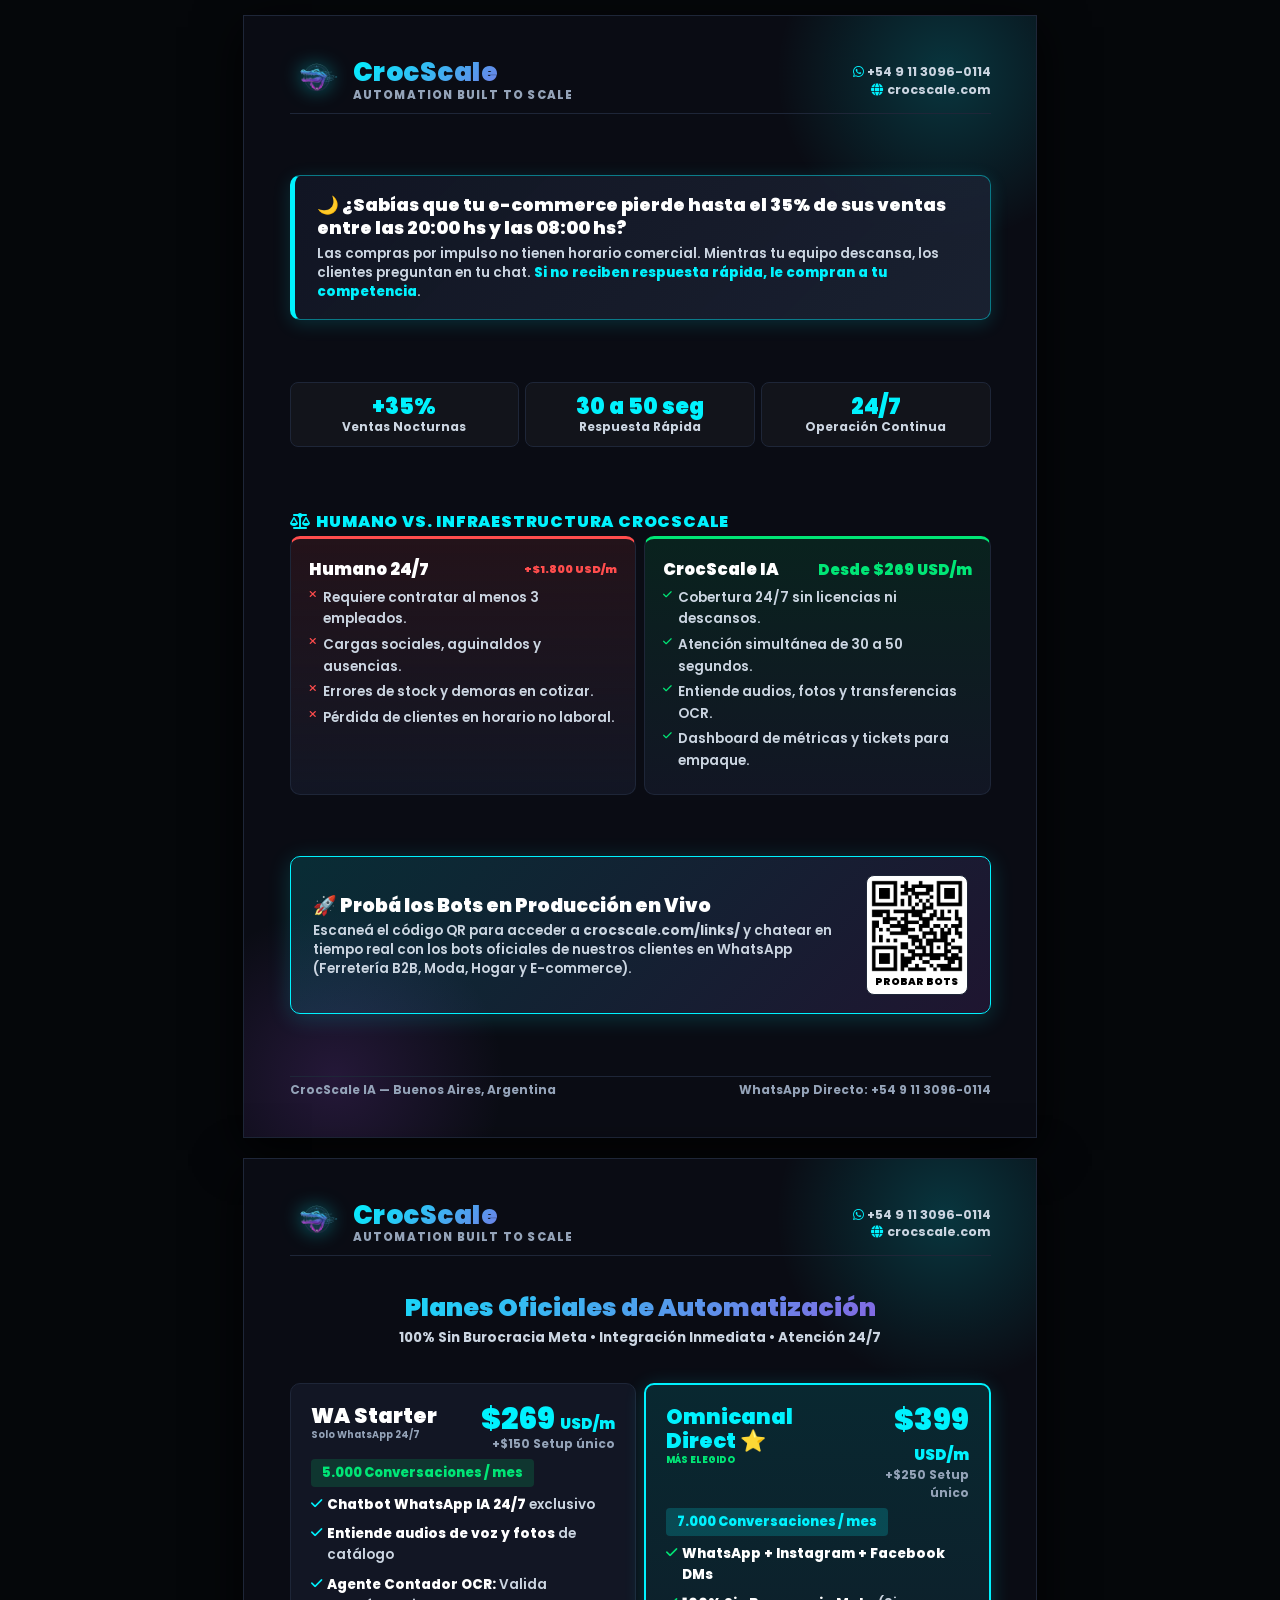
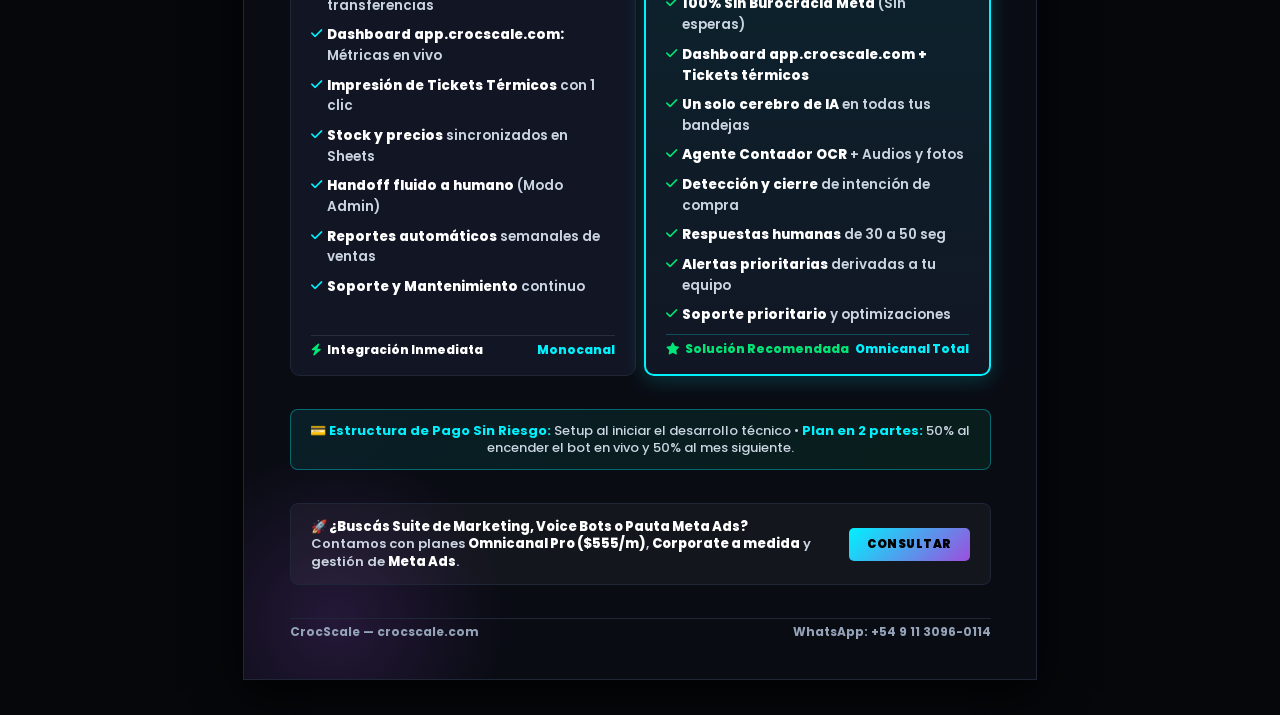
<file: folleto_crocscale_a4.html>
<!DOCTYPE html>
<html lang="es">
<head>
    <meta charset="UTF-8">
    <meta name="viewport" content="width=device-width, initial-scale=1.0, maximum-scale=1.0, user-scalable=no">
    <title>Folleto Ejecutivo A4 — CrocScale Automation</title>
    <link href="https://fonts.googleapis.com/css2?family=Poppins:wght@400;500;600;700;800;900&display=swap" rel="stylesheet">
    <link rel="stylesheet" href="https://cdnjs.cloudflare.com/ajax/libs/font-awesome/6.4.0/css/all.min.css">
    <style>
        :root {
            --bg-dark: #0a0c14;
            --card-bg: #121624;
            --card-border: #1e2638;
            --primary-neon: #00f2fe;
            --purple-neon: #9d4edd;
            --accent-green: #00e676;
            --text-main: #ffffff;
            --text-muted: #cbd5e1;
        }

        /* Configuración de Impresión Estricta */
        @page {
            size: 210mm 297mm;
            margin: 0mm;
        }

        * {
            box-sizing: border-box;
            margin: 0;
            padding: 0;
        }

        body {
            font-family: 'Poppins', sans-serif;
            font-weight: 500;
            background-color: #05070a;
            color: var(--text-main);
            display: flex;
            flex-direction: column;
            align-items: center;
            padding: 15px 0;
            -webkit-print-color-adjust: exact !important;
            print-color-adjust: exact !important;
            width: 100%;
        }

        /* Contenedor Exacto */
        .page-a4 {
            width: 210mm;
            height: 297mm;
            background: var(--bg-dark);
            padding: 10mm 12mm;
            margin-bottom: 20px;
            position: relative;
            box-shadow: 0 12px 45px rgba(0,0,0,0.85);
            border: 1.5px solid var(--card-border);
            overflow: hidden;
            display: flex;
            flex-direction: column;
            justify-content: space-between;
            page-break-after: always;
            page-break-inside: avoid;
        }

        @media print {
            body {
                background: #0a0c14 !important;
                padding: 0 !important;
                margin: 0 !important;
                width: 210mm !important;
            }
            .page-a4 {
                margin: 0 !important;
                box-shadow: none !important;
                border: none !important;
                width: 210mm !important;
                height: 297mm !important;
                min-height: 297mm !important;
                max-height: 297mm !important;
                page-break-after: always !important;
                page-break-inside: avoid !important;
                overflow: hidden !important;
                -webkit-print-color-adjust: exact !important;
                print-color-adjust: exact !important;
            }
        }

        /* Adaptabilidad en Celulares */
        @media screen and (max-width: 650px) {
            body {
                padding: 10px;
            }
            .page-a4 {
                width: 100%;
                max-width: 100%;
                height: auto;
                padding: 16px 12px;
                margin-bottom: 20px;
                border-radius: 12px;
                gap: 12px;
            }
            .comp-grid, .plan-row-folleto, .stats-row {
                grid-template-columns: 1fr !important;
                gap: 10px !important;
            }
            .brand-title {
                font-size: 19px !important;
            }
            .cta-banner-front {
                flex-direction: column !important;
                text-align: center !important;
                gap: 10px !important;
            }
            .qr-box {
                margin-left: 0 !important;
            }
            .enterprise-summary-bar {
                flex-direction: column !important;
                text-align: center !important;
                gap: 8px !important;
            }
        }

        .bg-glow-1 {
            position: absolute;
            top: -10%;
            right: -10%;
            width: 90mm;
            height: 90mm;
            background: radial-gradient(circle, rgba(0, 242, 254, 0.18) 0%, rgba(0,0,0,0) 70%);
            z-index: 1;
            pointer-events: none;
        }

        .bg-glow-2 {
            position: absolute;
            bottom: -10%;
            left: -10%;
            width: 90mm;
            height: 90mm;
            background: radial-gradient(circle, rgba(157, 78, 221, 0.18) 0%, rgba(0,0,0,0) 70%);
            z-index: 1;
            pointer-events: none;
        }

        .content-layer {
            position: relative;
            z-index: 2;
            height: 100%;
            display: flex;
            flex-direction: column;
            justify-content: space-between;
            gap: 10px;
        }

        /* Encabezado */
        .header {
            display: flex;
            justify-content: space-between;
            align-items: center;
            border-bottom: 1.5px solid var(--card-border);
            padding-bottom: 5px;
        }

        .brand-logo {
            display: flex;
            align-items: center;
            gap: 9px;
        }

        .brand-logo img {
            width: 54px;
            height: 54px;
            object-fit: contain;
            filter: drop-shadow(0 0 10px rgba(0, 242, 254, 0.7));
        }

        .brand-title {
            font-size: 26px;
            font-weight: 900;
            letter-spacing: 0.5px;
            background: linear-gradient(135deg, var(--primary-neon), var(--purple-neon));
            -webkit-background-clip: text;
            -webkit-text-fill-color: transparent;
            line-height: 1.1;
        }

        .brand-tagline {
            font-size: 11.5px;
            color: #94a3b8;
            text-transform: uppercase;
            letter-spacing: 1.2px;
            font-weight: 800;
        }

        .header-contact {
            text-align: right;
            font-size: 12.5px;
            font-weight: 700;
            color: var(--text-muted);
            line-height: 1.4;
        }

        .header-contact i {
            color: var(--primary-neon);
        }

        /* Hook Principal Frente */
        .hook-box {
            background: linear-gradient(135deg, rgba(18, 22, 36, 0.95), rgba(30, 38, 56, 0.8));
            border: 1.5px solid rgba(0, 242, 254, 0.45);
            border-left: 5px solid var(--primary-neon);
            padding: 18px 22px;
            border-radius: 10px;
            box-shadow: 0 4px 18px rgba(0, 242, 254, 0.15);
        }

        .hook-box h2 {
            font-size: 17.5px;
            color: #ffffff;
            margin-bottom: 3px;
            font-weight: 900;
            line-height: 1.32;
        }

        .hook-box p {
            font-size: 13.5px;
            font-weight: 600;
            color: var(--text-muted);
            line-height: 1.42;
        }

        .highlight-text {
            color: var(--primary-neon);
            font-weight: 800;
        }

        /* Fila de Métricas Clave (Frente) */
        .stats-row {
            display: grid;
            grid-template-columns: 1fr 1fr 1fr;
            gap: 6px;
        }

        .stat-pill {
            background: rgba(255, 255, 255, 0.03);
            border: 1px solid var(--card-border);
            border-radius: 8px;
            padding: 12px 16px;
            text-align: center;
        }

        .stat-pill-num {
            font-size: 22px;
            font-weight: 900;
            color: var(--primary-neon);
            line-height: 1.1;
        }

        .stat-pill-lbl {
            font-size: 12px;
            font-weight: 700;
            color: var(--text-muted);
            margin-top: 1px;
            line-height: 1.2;
        }

        /* Comparativa Financiera Frente */
        .section-title {
            font-size: 16px;
            font-weight: 900;
            text-transform: uppercase;
            letter-spacing: 0.8px;
            color: var(--primary-neon);
            margin-bottom: 2px;
            display: flex;
            align-items: center;
            gap: 6px;
        }

        .comp-grid {
            display: grid;
            grid-template-columns: 1fr 1fr;
            gap: 8px;
        }

        .comp-card {
            background: var(--card-bg);
            border: 1.5px solid var(--card-border);
            border-radius: 10px;
            padding: 18px 18px;
        }

        .comp-card.negative {
            border-top: 3.5px solid #ff4d4d;
            background: linear-gradient(180deg, rgba(255, 77, 77, 0.1) 0%, var(--card-bg) 100%);
        }

        .comp-card.positive {
            border-top: 3.5px solid var(--accent-green);
            background: linear-gradient(180deg, rgba(0, 230, 118, 0.1) 0%, var(--card-bg) 100%);
        }

        .comp-card h3 {
            font-size: 16.5px;
            margin-bottom: 5px;
            display: flex;
            justify-content: space-between;
            align-items: center;
            color: #ffffff;
            font-weight: 900;
        }

        .comp-list {
            list-style: none;
            font-size: 13.5px;
            font-weight: 600;
            line-height: 1.6;
        }

        .comp-list li {
            margin-bottom: 4px;
            display: flex;
            align-items: flex-start;
            gap: 6px;
            color: var(--text-muted);
        }

        .comp-list li i.fa-xmark { color: #ff4d4d; margin-top: 2px; flex-shrink: 0; font-size: 10px; }
        .comp-list li i.fa-check { color: var(--accent-green); margin-top: 2px; flex-shrink: 0; font-size: 10px; }

        .price-badge-small {
            font-size: 15px;
            font-weight: 900;
            color: var(--accent-green);
        }

        /* Banner QR Frente */
        .cta-banner-front {
            background: linear-gradient(135deg, rgba(0, 242, 254, 0.14), rgba(157, 78, 221, 0.14));
            border: 1.5px solid var(--primary-neon);
            border-radius: 10px;
            padding: 18px 22px;
            display: flex;
            align-items: center;
            justify-content: space-between;
            box-shadow: 0 4px 22px rgba(0, 242, 254, 0.18);
        }

        .cta-text h3 {
            font-size: 19px;
            color: #ffffff;
            font-weight: 900;
            margin-bottom: 2px;
        }

        .cta-text p {
            font-size: 13.5px;
            font-weight: 600;
            color: var(--text-muted);
            line-height: 1.4;
        }

        .qr-box {
            background: #ffffff;
            border: 1.5px solid var(--card-border);
            padding: 4px;
            border-radius: 8px;
            text-align: center;
            margin-left: 10px;
            flex-shrink: 0;
        }

        .qr-box img {
            width: 92px;
            height: 92px;
            display: block;
        }

        .qr-box span {
            font-size: 10px;
            color: #000000;
            font-weight: 900;
            display: block;
            margin-top: 2px;
        }

        .footer-bar {
            border-top: 1.5px solid var(--card-border);
            padding-top: 4px;
            display: flex;
            justify-content: space-between;
            align-items: center;
            font-size: 12px;
            font-weight: 700;
            color: #94a3b8;
        }

        /* ===================================================
           ESTILOS DORSO - TARJETAS COMPACTAS Y SOLIDAS (0 HUECOS)
           =================================================== */
        .pricing-section-title {
            text-align: center;
            margin-bottom: 2px;
        }

        .pricing-section-title h2 {
            font-size: 25px;
            font-weight: 900;
            background: linear-gradient(135deg, var(--primary-neon), var(--purple-neon));
            -webkit-background-clip: text;
            -webkit-text-fill-color: transparent;
        }

        .pricing-section-title p {
            font-size: 13.5px;
            font-weight: 700;
            color: var(--text-muted);
            margin-top: 1px;
        }

        .plan-row-folleto {
            display: grid;
            grid-template-columns: 1fr 1fr;
            gap: 8px;
        }

        .plan-box-folleto {
            background: var(--card-bg);
            border: 1.5px solid var(--card-border);
            border-radius: 10px;
            padding: 20px 20px 16px 20px;
            display: flex;
            flex-direction: column;
            gap: 4px;
        }

        .plan-box-folleto.featured {
            border: 2px solid var(--primary-neon);
            background: linear-gradient(180deg, rgba(0, 242, 254, 0.12) 0%, var(--card-bg) 100%);
            box-shadow: 0 4px 20px rgba(0, 242, 254, 0.2);
        }

        .plan-header-folleto {
            display: flex;
            justify-content: space-between;
            align-items: flex-start;
            margin-bottom: 2px;
        }

        .plan-name-folleto {
            font-size: 21px;
            font-weight: 900;
            color: #ffffff;
            line-height: 1.15;
        }

        .plan-price-folleto {
            font-size: 30px;
            font-weight: 900;
            color: var(--primary-neon);
            line-height: 1;
        }

        .plan-setup-folleto {
            font-size: 12px;
            font-weight: 700;
            color: #94a3b8;
            text-align: right;
            margin-top: 1px;
        }

        .plan-volume-folleto {
            font-size: 13px;
            font-weight: 800;
            color: var(--accent-green);
            margin-bottom: 4px;
            background: rgba(0,230,118,0.15);
            padding: 4px 11px;
            border-radius: 4px;
            display: inline-block;
            align-self: flex-start;
        }

        .plan-features-folleto {
            list-style: none;
            font-size: 13.5px;
            font-weight: 600;
            color: var(--text-muted);
            line-height: 1.55;
            display: flex;
            flex-direction: column;
            gap: 8.5px;
            margin-bottom: 4px;
        }

        .plan-features-folleto li {
            display: flex;
            align-items: flex-start;
            gap: 5px;
        }

        .plan-features-folleto li i {
            color: var(--primary-neon);
            margin-top: 2px;
            font-size: 13px;
            flex-shrink: 0;
        }

        .plan-features-folleto li strong {
            color: #ffffff;
            font-weight: 800;
        }

        .plan-features-folleto li .feat-text {
            display: inline;
            flex: 1;
        }

        .plan-card-footer {
            padding-top: 5px;
            border-top: 1.5px solid rgba(255, 255, 255, 0.1);
            display: flex;
            align-items: center;
            justify-content: space-between;
            font-size: 12px;
            font-weight: 800;
            color: #ffffff;
            margin-top: auto;
        }

        .plan-card-footer span i {
            color: var(--accent-green);
            margin-right: 3px;
        }

        /* Barra de Estructura de Pago Transparente */
        .payment-guarantee-bar {
            background: linear-gradient(135deg, rgba(0, 242, 254, 0.08), rgba(0, 230, 118, 0.08));
            border: 1.2px solid rgba(0, 242, 254, 0.35);
            border-radius: 8px;
            padding: 12px 18px;
            text-align: center;
            font-size: 13px;
            color: #cbd5e1;
            line-height: 1.35;
        }

        .payment-guarantee-bar strong {
            color: var(--primary-neon);
        }

        /* Banner Resumen Enterprise & Ads */
        .enterprise-summary-bar {
            background: rgba(255, 255, 255, 0.04);
            border: 1.5px solid var(--card-border);
            border-radius: 8px;
            padding: 14px 20px;
            display: flex;
            align-items: center;
            justify-content: space-between;
            gap: 8px;
        }

        .enterprise-summary-text {
            font-size: 13px;
            font-weight: 600;
            color: var(--text-muted);
            line-height: 1.35;
        }

        .enterprise-summary-text strong {
            color: #ffffff;
            font-weight: 800;
        }

        .enterprise-badge-btn {
            background: linear-gradient(135deg, var(--primary-neon), var(--purple-neon));
            color: #000000;
            font-weight: 900;
            font-size: 11.5px;
            padding: 8px 18px;
            border-radius: 5px;
            white-space: nowrap;
            text-transform: uppercase;
            letter-spacing: 0.5px;
        }
    </style>
</head>
<body>

    <!-- ================= CARA 1: FRENTE ================= -->
    <div class="page-a4">
        <div class="bg-glow-1"></div>
        <div class="bg-glow-2"></div>

        <div class="content-layer">
            <!-- Header -->
            <div class="header">
                <div class="brand-logo">
                    <img src="./images/logo_crocscale.png" alt="CrocScale Logo">
                    <div>
                        <div class="brand-title">CrocScale</div>
                        <div class="brand-tagline">Automation Built to Scale</div>
                    </div>
                </div>
                <div class="header-contact">
                    <div><i class="fab fa-whatsapp"></i> +54 9 11 3096-0114</div>
                    <div><i class="fas fa-globe"></i> crocscale.com</div>
                </div>
            </div>

            <!-- Hook de Impacto Nocturno -->
            <div class="hook-box">
                <h2>🌙 ¿Sabías que tu e-commerce pierde hasta el 35% de sus ventas entre las 20:00 hs y las 08:00 hs?</h2>
                <p>Las compras por impulso no tienen horario comercial. Mientras tu equipo descansa, los clientes preguntan en tu chat. <span class="highlight-text">Si no reciben respuesta rápida, le compran a tu competencia</span>.</p>
            </div>

            <!-- 3 Métricas Destacadas de Impacto -->
            <div class="stats-row">
                <div class="stat-pill">
                    <div class="stat-pill-num">+35%</div>
                    <div class="stat-pill-lbl">Ventas Nocturnas</div>
                </div>
                <div class="stat-pill">
                    <div class="stat-pill-num">30 a 50 seg</div>
                    <div class="stat-pill-lbl">Respuesta Rápida</div>
                </div>
                <div class="stat-pill">
                    <div class="stat-pill-num">24/7</div>
                    <div class="stat-pill-lbl">Operación Continua</div>
                </div>
            </div>

            <!-- Comparativa Financiera -->
            <div>
                <div class="section-title">
                    <i class="fas fa-balance-scale"></i> Humano vs. Infraestructura CrocScale
                </div>
                <div class="comp-grid">
                    <div class="comp-card negative">
                        <h3>Humano 24/7 <span style="color:#ff4d4d; font-size:11px;">+$1.800 USD/m</span></h3>
                        <ul class="comp-list">
                            <li><i class="fas fa-xmark"></i> <span class="feat-text">Requiere contratar al menos 3 empleados.</span></li>
                            <li><i class="fas fa-xmark"></i> <span class="feat-text">Cargas sociales, aguinaldos y ausencias.</span></li>
                            <li><i class="fas fa-xmark"></i> <span class="feat-text">Errores de stock y demoras en cotizar.</span></li>
                            <li><i class="fas fa-xmark"></i> <span class="feat-text">Pérdida de clientes en horario no laboral.</span></li>
                        </ul>
                    </div>

                    <div class="comp-card positive">
                        <h3>CrocScale IA <span class="price-badge-small">Desde $269 USD/m</span></h3>
                        <ul class="comp-list">
                            <li><i class="fas fa-check"></i> <span class="feat-text">Cobertura 24/7 sin licencias ni descansos.</span></li>
                            <li><i class="fas fa-check"></i> <span class="feat-text">Atención simultánea de 30 a 50 segundos.</span></li>
                            <li><i class="fas fa-check"></i> <span class="feat-text">Entiende audios, fotos y transferencias OCR.</span></li>
                            <li><i class="fas fa-check"></i> <span class="feat-text">Dashboard de métricas y tickets para empaque.</span></li>
                        </ul>
                    </div>
                </div>
            </div>

            <!-- CTA Banner con QR -->
            <div class="cta-banner-front">
                <div class="cta-text">
                    <h3>🚀 Probá los Bots en Producción en Vivo</h3>
                    <p>Escaneá el código QR para acceder a <strong>crocscale.com/links/</strong> y chatear en tiempo real con los bots oficiales de nuestros clientes en WhatsApp (Ferretería B2B, Moda, Hogar y E-commerce).</p>
                </div>
                <div class="qr-box">
                    <img src="./images/qr_crocscale.png" alt="QR Demo CrocScale">
                    <span>PROBAR BOTS</span>
                </div>
            </div>

            <!-- Footer Bar -->
            <div class="footer-bar">
                <span><strong>CrocScale IA</strong> — Buenos Aires, Argentina</span>
                <span>WhatsApp Directo: +54 9 11 3096-0114</span>
            </div>
        </div>
    </div>

    <!-- ================= CARA 2: DORSO ================= -->
    <div class="page-a4">
        <div class="bg-glow-1"></div>
        <div class="bg-glow-2"></div>

        <div class="content-layer">
            <!-- Header Superior con Logo & Contacto -->
            <div class="header">
                <div class="brand-logo">
                    <img src="./images/logo_crocscale.png" alt="CrocScale Logo">
                    <div>
                        <div class="brand-title">CrocScale</div>
                        <div class="brand-tagline">Automation Built to Scale</div>
                    </div>
                </div>
                <div class="header-contact">
                    <div><i class="fab fa-whatsapp"></i> +54 9 11 3096-0114</div>
                    <div><i class="fas fa-globe"></i> crocscale.com</div>
                </div>
            </div>

            <!-- Header Dorso -->
            <div class="pricing-section-title">
                <h2>Planes Oficiales de Automatización</h2>
                <p>100% Sin Burocracia Meta • Integración Inmediata • Atención 24/7</p>
            </div>

            <!-- 2 TARJETAS PROTAGONISTAS AMPLIAS Y ESPACIOSAS -->
            <div class="plan-row-folleto">
                <!-- Plan WA Starter -->
                <div class="plan-box-folleto">
                    <div class="plan-header-folleto">
                        <div>
                            <div class="plan-name-folleto">WA Starter</div>
                            <div style="font-size: 9.5px; color: #94a3b8; font-weight: 700;">Solo WhatsApp 24/7</div>
                        </div>
                        <div style="text-align: right;">
                            <div class="plan-price-folleto">$269 <span style="font-size:15px;">USD/m</span></div>
                            <div class="plan-setup-folleto">+$150 Setup único</div>
                        </div>
                    </div>
                    <div class="plan-volume-folleto">5.000 Conversaciones / mes</div>
                    <ul class="plan-features-folleto">
                        <li><i class="fas fa-check"></i> <span class="feat-text"><strong>Chatbot WhatsApp IA 24/7</strong> exclusivo</span></li>
                        <li><i class="fas fa-check"></i> <span class="feat-text"><strong>Entiende audios de voz y fotos</strong> de catálogo</span></li>
                        <li><i class="fas fa-check"></i> <span class="feat-text"><strong>Agente Contador OCR:</strong> Valida transferencias</span></li>
                        <li><i class="fas fa-check"></i> <span class="feat-text"><strong>Dashboard app.crocscale.com:</strong> Métricas en vivo</span></li>
                        <li><i class="fas fa-check"></i> <span class="feat-text"><strong>Impresión de Tickets Térmicos</strong> con 1 clic</span></li>
                        <li><i class="fas fa-check"></i> <span class="feat-text"><strong>Stock y precios</strong> sincronizados en Sheets</span></li>
                        <li><i class="fas fa-check"></i> <span class="feat-text"><strong>Handoff fluido a humano</strong> (Modo Admin)</span></li>
                        <li><i class="fas fa-check"></i> <span class="feat-text"><strong>Reportes automáticos</strong> semanales de ventas</span></li>
                        <li><i class="fas fa-check"></i> <span class="feat-text"><strong>Soporte y Mantenimiento</strong> continuo</span></li>
                    </ul>
                    <div class="plan-card-footer">
                        <span><i class="fas fa-bolt"></i> Integración Inmediata</span>
                        <span style="color:var(--primary-neon);">Monocanal</span>
                    </div>
                </div>

                <!-- Plan Omnicanal Direct -->
                <div class="plan-box-folleto featured">
                    <div class="plan-header-folleto">
                        <div>
                            <div class="plan-name-folleto" style="color: var(--primary-neon);">Omnicanal Direct ⭐</div>
                            <div style="font-size: 9.5px; color: var(--accent-green); font-weight: 800;">MÁS ELEGIDO</div>
                        </div>
                        <div style="text-align: right;">
                            <div class="plan-price-folleto">$399 <span style="font-size:15px;">USD/m</span></div>
                            <div class="plan-setup-folleto">+$250 Setup único</div>
                        </div>
                    </div>
                    <div class="plan-volume-folleto" style="background: rgba(0,242,254,0.18); color: var(--primary-neon);">7.000 Conversaciones / mes</div>
                    <ul class="plan-features-folleto">
                        <li><i class="fas fa-check" style="color:var(--accent-green);"></i> <span class="feat-text"><strong>WhatsApp + Instagram + Facebook DMs</strong></span></li>
                        <li><i class="fas fa-check" style="color:var(--accent-green);"></i> <span class="feat-text"><strong>100% Sin Burocracia Meta</strong> (Sin esperas)</span></li>
                        <li><i class="fas fa-check" style="color:var(--accent-green);"></i> <span class="feat-text"><strong>Dashboard app.crocscale.com + Tickets térmicos</strong></span></li>
                        <li><i class="fas fa-check" style="color:var(--accent-green);"></i> <span class="feat-text"><strong>Un solo cerebro de IA</strong> en todas tus bandejas</span></li>
                        <li><i class="fas fa-check" style="color:var(--accent-green);"></i> <span class="feat-text"><strong>Agente Contador OCR</strong> + Audios y fotos</span></li>
                        <li><i class="fas fa-check" style="color:var(--accent-green);"></i> <span class="feat-text"><strong>Detección y cierre</strong> de intención de compra</span></li>
                        <li><i class="fas fa-check" style="color:var(--accent-green);"></i> <span class="feat-text"><strong>Respuestas humanas</strong> de 30 a 50 seg</span></li>
                        <li><i class="fas fa-check" style="color:var(--accent-green);"></i> <span class="feat-text"><strong>Alertas prioritarias</strong> derivadas a tu equipo</span></li>
                        <li><i class="fas fa-check" style="color:var(--accent-green);"></i> <span class="feat-text"><strong>Soporte prioritario</strong> y optimizaciones</span></li>
                    </ul>
                    <div class="plan-card-footer" style="border-top-color: rgba(0,242,254,0.25);">
                        <span style="color:var(--accent-green);"><i class="fas fa-star"></i> Solución Recomendada</span>
                        <span style="color:var(--primary-neon);">Omnicanal Total</span>
                    </div>
                </div>
            </div>

            <!-- Barra de Garantía y Facilidad de Cobro -->
            <div class="payment-guarantee-bar">
                <strong>💳 Estructura de Pago Sin Riesgo:</strong> Setup al iniciar el desarrollo técnico • <strong>Plan en 2 partes:</strong> 50% al encender el bot en vivo y 50% al mes siguiente.
            </div>

            <!-- FRANJA INFERIOR ULTRA LIMPIA: ENTERPRISE, ADS & ADD-ONS -->
            <div class="enterprise-summary-bar">
                <div class="enterprise-summary-text">
                    <strong>🚀 ¿Buscás Suite de Marketing, Voice Bots o Pauta Meta Ads?</strong><br>
                    Contamos con planes <strong>Omnicanal Pro ($555/m)</strong>, <strong>Corporate a medida</strong> y gestión de <strong>Meta Ads</strong>.
                </div>
                <div class="enterprise-badge-btn">CONSULTAR</div>
            </div>

            <!-- Footer Bar Dorso -->
            <div class="footer-bar">
                <span><strong>CrocScale</strong> — crocscale.com</span>
                <span>WhatsApp: +54 9 11 3096-0114</span>
            </div>
        </div>
    </div>

</body>
</html>
</file>
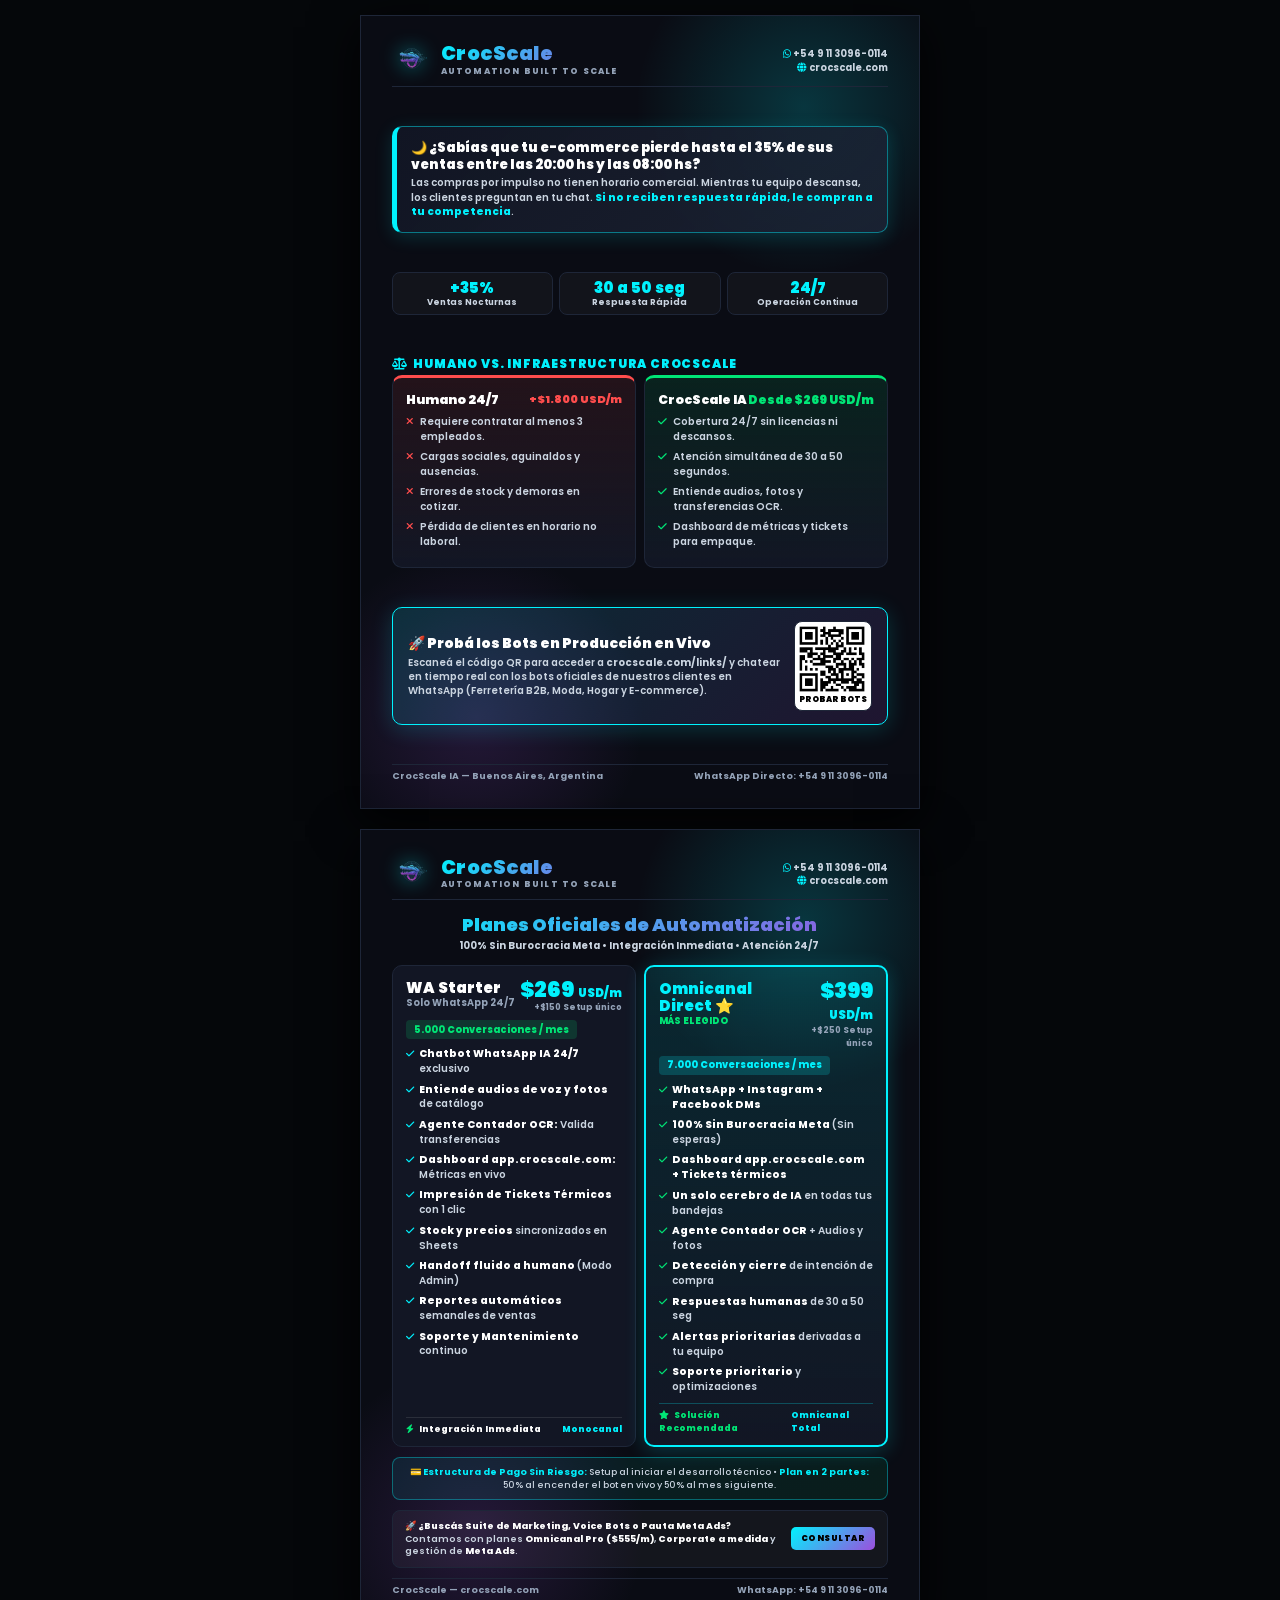
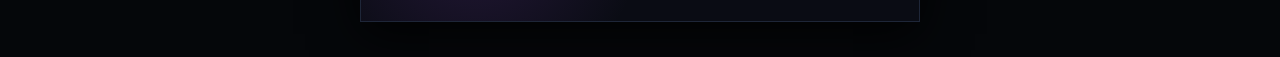
<file: folleto_crocscale_a5.html>
<!DOCTYPE html>
<html lang="es">
<head>
    <meta charset="UTF-8">
    <meta name="viewport" content="width=device-width, initial-scale=1.0, maximum-scale=1.0, user-scalable=no">
    <title>Folleto Ejecutivo A5 — CrocScale Automation</title>
    <link href="https://fonts.googleapis.com/css2?family=Poppins:wght@400;500;600;700;800;900&display=swap" rel="stylesheet">
    <link rel="stylesheet" href="https://cdnjs.cloudflare.com/ajax/libs/font-awesome/6.4.0/css/all.min.css">
    <style>
        :root {
            --bg-dark: #0a0c14;
            --card-bg: #121624;
            --card-border: #1e2638;
            --primary-neon: #00f2fe;
            --purple-neon: #9d4edd;
            --accent-green: #00e676;
            --text-main: #ffffff;
            --text-muted: #cbd5e1;
        }

        /* Configuración de Impresión Estricta */
        @page {
            size: 148mm 210mm;
            margin: 0mm;
        }

        * {
            box-sizing: border-box;
            margin: 0;
            padding: 0;
        }

        body {
            font-family: 'Poppins', sans-serif;
            font-weight: 500;
            background-color: #05070a;
            color: var(--text-main);
            display: flex;
            flex-direction: column;
            align-items: center;
            padding: 15px 0;
            -webkit-print-color-adjust: exact !important;
            print-color-adjust: exact !important;
            width: 100%;
        }

        /* Contenedor Exacto */
        .page-a5 {
            width: 148mm;
            height: 210mm;
            background: var(--bg-dark);
            padding: 6.5mm 8mm;
            margin-bottom: 20px;
            position: relative;
            box-shadow: 0 12px 45px rgba(0,0,0,0.85);
            border: 1.5px solid var(--card-border);
            overflow: hidden;
            display: flex;
            flex-direction: column;
            justify-content: space-between;
            page-break-after: always;
            page-break-inside: avoid;
        }

        @media print {
            body {
                background: #0a0c14 !important;
                padding: 0 !important;
                margin: 0 !important;
                width: 148mm !important;
            }
            .page-a5 {
                margin: 0 !important;
                box-shadow: none !important;
                border: none !important;
                width: 148mm !important;
                height: 210mm !important;
                min-height: 210mm !important;
                max-height: 210mm !important;
                page-break-after: always !important;
                page-break-inside: avoid !important;
                overflow: hidden !important;
                -webkit-print-color-adjust: exact !important;
                print-color-adjust: exact !important;
            }
        }

        /* Adaptabilidad en Celulares */
        @media screen and (max-width: 650px) {
            body {
                padding: 10px;
            }
            .page-a5 {
                width: 100%;
                max-width: 100%;
                height: auto;
                padding: 16px 12px;
                margin-bottom: 20px;
                border-radius: 12px;
                gap: 12px;
            }
            .comp-grid, .plan-row-folleto, .stats-row {
                grid-template-columns: 1fr !important;
                gap: 10px !important;
            }
            .brand-title {
                font-size: 19px !important;
            }
            .cta-banner-front {
                flex-direction: column !important;
                text-align: center !important;
                gap: 10px !important;
            }
            .qr-box {
                margin-left: 0 !important;
            }
            .enterprise-summary-bar {
                flex-direction: column !important;
                text-align: center !important;
                gap: 8px !important;
            }
        }

        .bg-glow-1 {
            position: absolute;
            top: -10%;
            right: -10%;
            width: 90mm;
            height: 90mm;
            background: radial-gradient(circle, rgba(0, 242, 254, 0.18) 0%, rgba(0,0,0,0) 70%);
            z-index: 1;
            pointer-events: none;
        }

        .bg-glow-2 {
            position: absolute;
            bottom: -10%;
            left: -10%;
            width: 90mm;
            height: 90mm;
            background: radial-gradient(circle, rgba(157, 78, 221, 0.18) 0%, rgba(0,0,0,0) 70%);
            z-index: 1;
            pointer-events: none;
        }

        .content-layer {
            position: relative;
            z-index: 2;
            height: 100%;
            display: flex;
            flex-direction: column;
            justify-content: space-between;
            gap: 7px;
        }

        /* Encabezado */
        .header {
            display: flex;
            justify-content: space-between;
            align-items: center;
            border-bottom: 1.5px solid var(--card-border);
            padding-bottom: 5px;
        }

        .brand-logo {
            display: flex;
            align-items: center;
            gap: 9px;
        }

        .brand-logo img {
            width: 40px;
            height: 40px;
            object-fit: contain;
            filter: drop-shadow(0 0 10px rgba(0, 242, 254, 0.7));
        }

        .brand-title {
            font-size: 19.5px;
            font-weight: 900;
            letter-spacing: 0.5px;
            background: linear-gradient(135deg, var(--primary-neon), var(--purple-neon));
            -webkit-background-clip: text;
            -webkit-text-fill-color: transparent;
            line-height: 1.1;
        }

        .brand-tagline {
            font-size: 8.5px;
            color: #94a3b8;
            text-transform: uppercase;
            letter-spacing: 1.2px;
            font-weight: 800;
        }

        .header-contact {
            text-align: right;
            font-size: 9.5px;
            font-weight: 700;
            color: var(--text-muted);
            line-height: 1.4;
        }

        .header-contact i {
            color: var(--primary-neon);
        }

        /* Hook Principal Frente */
        .hook-box {
            background: linear-gradient(135deg, rgba(18, 22, 36, 0.95), rgba(30, 38, 56, 0.8));
            border: 1.5px solid rgba(0, 242, 254, 0.45);
            border-left: 5px solid var(--primary-neon);
            padding: 12px 14px;
            border-radius: 10px;
            box-shadow: 0 4px 18px rgba(0, 242, 254, 0.15);
        }

        .hook-box h2 {
            font-size: 13px;
            color: #ffffff;
            margin-bottom: 3px;
            font-weight: 900;
            line-height: 1.32;
        }

        .hook-box p {
            font-size: 10.2px;
            font-weight: 600;
            color: var(--text-muted);
            line-height: 1.42;
        }

        .highlight-text {
            color: var(--primary-neon);
            font-weight: 800;
        }

        /* Fila de Métricas Clave (Frente) */
        .stats-row {
            display: grid;
            grid-template-columns: 1fr 1fr 1fr;
            gap: 6px;
        }

        .stat-pill {
            background: rgba(255, 255, 255, 0.03);
            border: 1px solid var(--card-border);
            border-radius: 8px;
            padding: 7px 9px;
            text-align: center;
        }

        .stat-pill-num {
            font-size: 15px;
            font-weight: 900;
            color: var(--primary-neon);
            line-height: 1.1;
        }

        .stat-pill-lbl {
            font-size: 8.5px;
            font-weight: 700;
            color: var(--text-muted);
            margin-top: 1px;
            line-height: 1.2;
        }

        /* Comparativa Financiera Frente */
        .section-title {
            font-size: 12px;
            font-weight: 900;
            text-transform: uppercase;
            letter-spacing: 0.8px;
            color: var(--primary-neon);
            margin-bottom: 2px;
            display: flex;
            align-items: center;
            gap: 6px;
        }

        .comp-grid {
            display: grid;
            grid-template-columns: 1fr 1fr;
            gap: 8px;
        }

        .comp-card {
            background: var(--card-bg);
            border: 1.5px solid var(--card-border);
            border-radius: 10px;
            padding: 13px 13px;
        }

        .comp-card.negative {
            border-top: 3.5px solid #ff4d4d;
            background: linear-gradient(180deg, rgba(255, 77, 77, 0.1) 0%, var(--card-bg) 100%);
        }

        .comp-card.positive {
            border-top: 3.5px solid var(--accent-green);
            background: linear-gradient(180deg, rgba(0, 230, 118, 0.1) 0%, var(--card-bg) 100%);
        }

        .comp-card h3 {
            font-size: 12.5px;
            margin-bottom: 5px;
            display: flex;
            justify-content: space-between;
            align-items: center;
            color: #ffffff;
            font-weight: 900;
        }

        .comp-list {
            list-style: none;
            font-size: 10.2px;
            font-weight: 600;
            line-height: 1.52;
        }

        .comp-list li {
            margin-bottom: 4px;
            display: flex;
            align-items: flex-start;
            gap: 6px;
            color: var(--text-muted);
        }

        .comp-list li i.fa-xmark { color: #ff4d4d; margin-top: 2px; flex-shrink: 0; font-size: 10px; }
        .comp-list li i.fa-check { color: var(--accent-green); margin-top: 2px; flex-shrink: 0; font-size: 10px; }

        .price-badge-small {
            font-size: 12px;
            font-weight: 900;
            color: var(--accent-green);
        }

        /* Banner QR Frente */
        .cta-banner-front {
            background: linear-gradient(135deg, rgba(0, 242, 254, 0.14), rgba(157, 78, 221, 0.14));
            border: 1.5px solid var(--primary-neon);
            border-radius: 10px;
            padding: 13px 15px;
            display: flex;
            align-items: center;
            justify-content: space-between;
            box-shadow: 0 4px 22px rgba(0, 242, 254, 0.18);
        }

        .cta-text h3 {
            font-size: 14px;
            color: #ffffff;
            font-weight: 900;
            margin-bottom: 2px;
        }

        .cta-text p {
            font-size: 10px;
            font-weight: 600;
            color: var(--text-muted);
            line-height: 1.4;
        }

        .qr-box {
            background: #ffffff;
            border: 1.5px solid var(--card-border);
            padding: 4px;
            border-radius: 8px;
            text-align: center;
            margin-left: 10px;
            flex-shrink: 0;
        }

        .qr-box img {
            width: 66px;
            height: 66px;
            display: block;
        }

        .qr-box span {
            font-size: 8px;
            color: #000000;
            font-weight: 900;
            display: block;
            margin-top: 2px;
        }

        .footer-bar {
            border-top: 1.5px solid var(--card-border);
            padding-top: 4px;
            display: flex;
            justify-content: space-between;
            align-items: center;
            font-size: 9.2px;
            font-weight: 700;
            color: #94a3b8;
        }

        /* ===================================================
           ESTILOS DORSO - TARJETAS COMPACTAS Y SOLIDAS (0 HUECOS)
           =================================================== */
        .pricing-section-title {
            text-align: center;
            margin-bottom: 2px;
        }

        .pricing-section-title h2 {
            font-size: 18px;
            font-weight: 900;
            background: linear-gradient(135deg, var(--primary-neon), var(--purple-neon));
            -webkit-background-clip: text;
            -webkit-text-fill-color: transparent;
        }

        .pricing-section-title p {
            font-size: 9.8px;
            font-weight: 700;
            color: var(--text-muted);
            margin-top: 1px;
        }

        .plan-row-folleto {
            display: grid;
            grid-template-columns: 1fr 1fr;
            gap: 8px;
        }

        .plan-box-folleto {
            background: var(--card-bg);
            border: 1.5px solid var(--card-border);
            border-radius: 10px;
            padding: 13px 13px 10px 13px;
            display: flex;
            flex-direction: column;
            gap: 4px;
        }

        .plan-box-folleto.featured {
            border: 2px solid var(--primary-neon);
            background: linear-gradient(180deg, rgba(0, 242, 254, 0.12) 0%, var(--card-bg) 100%);
            box-shadow: 0 4px 20px rgba(0, 242, 254, 0.2);
        }

        .plan-header-folleto {
            display: flex;
            justify-content: space-between;
            align-items: flex-start;
            margin-bottom: 2px;
        }

        .plan-name-folleto {
            font-size: 15px;
            font-weight: 900;
            color: #ffffff;
            line-height: 1.15;
        }

        .plan-price-folleto {
            font-size: 21.5px;
            font-weight: 900;
            color: var(--primary-neon);
            line-height: 1;
        }

        .plan-setup-folleto {
            font-size: 8.5px;
            font-weight: 700;
            color: #94a3b8;
            text-align: right;
            margin-top: 1px;
        }

        .plan-volume-folleto {
            font-size: 9.5px;
            font-weight: 800;
            color: var(--accent-green);
            margin-bottom: 4px;
            background: rgba(0,230,118,0.15);
            padding: 2.5px 8px;
            border-radius: 4px;
            display: inline-block;
            align-self: flex-start;
        }

        .plan-features-folleto {
            list-style: none;
            font-size: 10.2px;
            font-weight: 600;
            color: var(--text-muted);
            line-height: 1.46;
            display: flex;
            flex-direction: column;
            gap: 5.5px;
            margin-bottom: 4px;
        }

        .plan-features-folleto li {
            display: flex;
            align-items: flex-start;
            gap: 5px;
        }

        .plan-features-folleto li i {
            color: var(--primary-neon);
            margin-top: 2px;
            font-size: 9.5px;
            flex-shrink: 0;
        }

        .plan-features-folleto li strong {
            color: #ffffff;
            font-weight: 800;
        }

        .plan-features-folleto li .feat-text {
            display: inline;
            flex: 1;
        }

        .plan-card-footer {
            padding-top: 5px;
            border-top: 1.5px solid rgba(255, 255, 255, 0.1);
            display: flex;
            align-items: center;
            justify-content: space-between;
            font-size: 8.8px;
            font-weight: 800;
            color: #ffffff;
            margin-top: auto;
        }

        .plan-card-footer span i {
            color: var(--accent-green);
            margin-right: 3px;
        }

        /* Barra de Estructura de Pago Transparente */
        .payment-guarantee-bar {
            background: linear-gradient(135deg, rgba(0, 242, 254, 0.08), rgba(0, 230, 118, 0.08));
            border: 1.2px solid rgba(0, 242, 254, 0.35);
            border-radius: 8px;
            padding: 8px 12px;
            text-align: center;
            font-size: 9.2px;
            color: #cbd5e1;
            line-height: 1.35;
        }

        .payment-guarantee-bar strong {
            color: var(--primary-neon);
        }

        /* Banner Resumen Enterprise & Ads */
        .enterprise-summary-bar {
            background: rgba(255, 255, 255, 0.04);
            border: 1.5px solid var(--card-border);
            border-radius: 8px;
            padding: 9px 12px;
            display: flex;
            align-items: center;
            justify-content: space-between;
            gap: 8px;
        }

        .enterprise-summary-text {
            font-size: 9.2px;
            font-weight: 600;
            color: var(--text-muted);
            line-height: 1.35;
        }

        .enterprise-summary-text strong {
            color: #ffffff;
            font-weight: 800;
        }

        .enterprise-badge-btn {
            background: linear-gradient(135deg, var(--primary-neon), var(--purple-neon));
            color: #000000;
            font-weight: 900;
            font-size: 8.2px;
            padding: 5px 10px;
            border-radius: 5px;
            white-space: nowrap;
            text-transform: uppercase;
            letter-spacing: 0.5px;
        }
    </style>
</head>
<body>

    <!-- ================= CARA 1: FRENTE ================= -->
    <div class="page-a5">
        <div class="bg-glow-1"></div>
        <div class="bg-glow-2"></div>

        <div class="content-layer">
            <!-- Header -->
            <div class="header">
                <div class="brand-logo">
                    <img src="./images/logo_crocscale.png" alt="CrocScale Logo">
                    <div>
                        <div class="brand-title">CrocScale</div>
                        <div class="brand-tagline">Automation Built to Scale</div>
                    </div>
                </div>
                <div class="header-contact">
                    <div><i class="fab fa-whatsapp"></i> +54 9 11 3096-0114</div>
                    <div><i class="fas fa-globe"></i> crocscale.com</div>
                </div>
            </div>

            <!-- Hook de Impacto Nocturno -->
            <div class="hook-box">
                <h2>🌙 ¿Sabías que tu e-commerce pierde hasta el 35% de sus ventas entre las 20:00 hs y las 08:00 hs?</h2>
                <p>Las compras por impulso no tienen horario comercial. Mientras tu equipo descansa, los clientes preguntan en tu chat. <span class="highlight-text">Si no reciben respuesta rápida, le compran a tu competencia</span>.</p>
            </div>

            <!-- 3 Métricas Destacadas de Impacto -->
            <div class="stats-row">
                <div class="stat-pill">
                    <div class="stat-pill-num">+35%</div>
                    <div class="stat-pill-lbl">Ventas Nocturnas</div>
                </div>
                <div class="stat-pill">
                    <div class="stat-pill-num">30 a 50 seg</div>
                    <div class="stat-pill-lbl">Respuesta Rápida</div>
                </div>
                <div class="stat-pill">
                    <div class="stat-pill-num">24/7</div>
                    <div class="stat-pill-lbl">Operación Continua</div>
                </div>
            </div>

            <!-- Comparativa Financiera -->
            <div>
                <div class="section-title">
                    <i class="fas fa-balance-scale"></i> Humano vs. Infraestructura CrocScale
                </div>
                <div class="comp-grid">
                    <div class="comp-card negative">
                        <h3>Humano 24/7 <span style="color:#ff4d4d; font-size:11px;">+$1.800 USD/m</span></h3>
                        <ul class="comp-list">
                            <li><i class="fas fa-xmark"></i> <span class="feat-text">Requiere contratar al menos 3 empleados.</span></li>
                            <li><i class="fas fa-xmark"></i> <span class="feat-text">Cargas sociales, aguinaldos y ausencias.</span></li>
                            <li><i class="fas fa-xmark"></i> <span class="feat-text">Errores de stock y demoras en cotizar.</span></li>
                            <li><i class="fas fa-xmark"></i> <span class="feat-text">Pérdida de clientes en horario no laboral.</span></li>
                        </ul>
                    </div>

                    <div class="comp-card positive">
                        <h3>CrocScale IA <span class="price-badge-small">Desde $269 USD/m</span></h3>
                        <ul class="comp-list">
                            <li><i class="fas fa-check"></i> <span class="feat-text">Cobertura 24/7 sin licencias ni descansos.</span></li>
                            <li><i class="fas fa-check"></i> <span class="feat-text">Atención simultánea de 30 a 50 segundos.</span></li>
                            <li><i class="fas fa-check"></i> <span class="feat-text">Entiende audios, fotos y transferencias OCR.</span></li>
                            <li><i class="fas fa-check"></i> <span class="feat-text">Dashboard de métricas y tickets para empaque.</span></li>
                        </ul>
                    </div>
                </div>
            </div>

            <!-- CTA Banner con QR -->
            <div class="cta-banner-front">
                <div class="cta-text">
                    <h3>🚀 Probá los Bots en Producción en Vivo</h3>
                    <p>Escaneá el código QR para acceder a <strong>crocscale.com/links/</strong> y chatear en tiempo real con los bots oficiales de nuestros clientes en WhatsApp (Ferretería B2B, Moda, Hogar y E-commerce).</p>
                </div>
                <div class="qr-box">
                    <img src="./images/qr_crocscale.png" alt="QR Demo CrocScale">
                    <span>PROBAR BOTS</span>
                </div>
            </div>

            <!-- Footer Bar -->
            <div class="footer-bar">
                <span><strong>CrocScale IA</strong> — Buenos Aires, Argentina</span>
                <span>WhatsApp Directo: +54 9 11 3096-0114</span>
            </div>
        </div>
    </div>

    <!-- ================= CARA 2: DORSO ================= -->
    <div class="page-a5">
        <div class="bg-glow-1"></div>
        <div class="bg-glow-2"></div>

        <div class="content-layer">
            <!-- Header Superior con Logo & Contacto -->
            <div class="header">
                <div class="brand-logo">
                    <img src="./images/logo_crocscale.png" alt="CrocScale Logo">
                    <div>
                        <div class="brand-title">CrocScale</div>
                        <div class="brand-tagline">Automation Built to Scale</div>
                    </div>
                </div>
                <div class="header-contact">
                    <div><i class="fab fa-whatsapp"></i> +54 9 11 3096-0114</div>
                    <div><i class="fas fa-globe"></i> crocscale.com</div>
                </div>
            </div>

            <!-- Header Dorso -->
            <div class="pricing-section-title">
                <h2>Planes Oficiales de Automatización</h2>
                <p>100% Sin Burocracia Meta • Integración Inmediata • Atención 24/7</p>
            </div>

            <!-- 2 TARJETAS PROTAGONISTAS AMPLIAS Y ESPACIOSAS -->
            <div class="plan-row-folleto">
                <!-- Plan WA Starter -->
                <div class="plan-box-folleto">
                    <div class="plan-header-folleto">
                        <div>
                            <div class="plan-name-folleto">WA Starter</div>
                            <div style="font-size: 9.5px; color: #94a3b8; font-weight: 700;">Solo WhatsApp 24/7</div>
                        </div>
                        <div style="text-align: right;">
                            <div class="plan-price-folleto">$269 <span style="font-size:11.5px;">USD/m</span></div>
                            <div class="plan-setup-folleto">+$150 Setup único</div>
                        </div>
                    </div>
                    <div class="plan-volume-folleto">5.000 Conversaciones / mes</div>
                    <ul class="plan-features-folleto">
                        <li><i class="fas fa-check"></i> <span class="feat-text"><strong>Chatbot WhatsApp IA 24/7</strong> exclusivo</span></li>
                        <li><i class="fas fa-check"></i> <span class="feat-text"><strong>Entiende audios de voz y fotos</strong> de catálogo</span></li>
                        <li><i class="fas fa-check"></i> <span class="feat-text"><strong>Agente Contador OCR:</strong> Valida transferencias</span></li>
                        <li><i class="fas fa-check"></i> <span class="feat-text"><strong>Dashboard app.crocscale.com:</strong> Métricas en vivo</span></li>
                        <li><i class="fas fa-check"></i> <span class="feat-text"><strong>Impresión de Tickets Térmicos</strong> con 1 clic</span></li>
                        <li><i class="fas fa-check"></i> <span class="feat-text"><strong>Stock y precios</strong> sincronizados en Sheets</span></li>
                        <li><i class="fas fa-check"></i> <span class="feat-text"><strong>Handoff fluido a humano</strong> (Modo Admin)</span></li>
                        <li><i class="fas fa-check"></i> <span class="feat-text"><strong>Reportes automáticos</strong> semanales de ventas</span></li>
                        <li><i class="fas fa-check"></i> <span class="feat-text"><strong>Soporte y Mantenimiento</strong> continuo</span></li>
                    </ul>
                    <div class="plan-card-footer">
                        <span><i class="fas fa-bolt"></i> Integración Inmediata</span>
                        <span style="color:var(--primary-neon);">Monocanal</span>
                    </div>
                </div>

                <!-- Plan Omnicanal Direct -->
                <div class="plan-box-folleto featured">
                    <div class="plan-header-folleto">
                        <div>
                            <div class="plan-name-folleto" style="color: var(--primary-neon);">Omnicanal Direct ⭐</div>
                            <div style="font-size: 9.5px; color: var(--accent-green); font-weight: 800;">MÁS ELEGIDO</div>
                        </div>
                        <div style="text-align: right;">
                            <div class="plan-price-folleto">$399 <span style="font-size:11.5px;">USD/m</span></div>
                            <div class="plan-setup-folleto">+$250 Setup único</div>
                        </div>
                    </div>
                    <div class="plan-volume-folleto" style="background: rgba(0,242,254,0.18); color: var(--primary-neon);">7.000 Conversaciones / mes</div>
                    <ul class="plan-features-folleto">
                        <li><i class="fas fa-check" style="color:var(--accent-green);"></i> <span class="feat-text"><strong>WhatsApp + Instagram + Facebook DMs</strong></span></li>
                        <li><i class="fas fa-check" style="color:var(--accent-green);"></i> <span class="feat-text"><strong>100% Sin Burocracia Meta</strong> (Sin esperas)</span></li>
                        <li><i class="fas fa-check" style="color:var(--accent-green);"></i> <span class="feat-text"><strong>Dashboard app.crocscale.com + Tickets térmicos</strong></span></li>
                        <li><i class="fas fa-check" style="color:var(--accent-green);"></i> <span class="feat-text"><strong>Un solo cerebro de IA</strong> en todas tus bandejas</span></li>
                        <li><i class="fas fa-check" style="color:var(--accent-green);"></i> <span class="feat-text"><strong>Agente Contador OCR</strong> + Audios y fotos</span></li>
                        <li><i class="fas fa-check" style="color:var(--accent-green);"></i> <span class="feat-text"><strong>Detección y cierre</strong> de intención de compra</span></li>
                        <li><i class="fas fa-check" style="color:var(--accent-green);"></i> <span class="feat-text"><strong>Respuestas humanas</strong> de 30 a 50 seg</span></li>
                        <li><i class="fas fa-check" style="color:var(--accent-green);"></i> <span class="feat-text"><strong>Alertas prioritarias</strong> derivadas a tu equipo</span></li>
                        <li><i class="fas fa-check" style="color:var(--accent-green);"></i> <span class="feat-text"><strong>Soporte prioritario</strong> y optimizaciones</span></li>
                    </ul>
                    <div class="plan-card-footer" style="border-top-color: rgba(0,242,254,0.25);">
                        <span style="color:var(--accent-green);"><i class="fas fa-star"></i> Solución Recomendada</span>
                        <span style="color:var(--primary-neon);">Omnicanal Total</span>
                    </div>
                </div>
            </div>

            <!-- Barra de Garantía y Facilidad de Cobro -->
            <div class="payment-guarantee-bar">
                <strong>💳 Estructura de Pago Sin Riesgo:</strong> Setup al iniciar el desarrollo técnico • <strong>Plan en 2 partes:</strong> 50% al encender el bot en vivo y 50% al mes siguiente.
            </div>

            <!-- FRANJA INFERIOR ULTRA LIMPIA: ENTERPRISE, ADS & ADD-ONS -->
            <div class="enterprise-summary-bar">
                <div class="enterprise-summary-text">
                    <strong>🚀 ¿Buscás Suite de Marketing, Voice Bots o Pauta Meta Ads?</strong><br>
                    Contamos con planes <strong>Omnicanal Pro ($555/m)</strong>, <strong>Corporate a medida</strong> y gestión de <strong>Meta Ads</strong>.
                </div>
                <div class="enterprise-badge-btn">CONSULTAR</div>
            </div>

            <!-- Footer Bar Dorso -->
            <div class="footer-bar">
                <span><strong>CrocScale</strong> — crocscale.com</span>
                <span>WhatsApp: +54 9 11 3096-0114</span>
            </div>
        </div>
    </div>

</body>
</html>
</file>
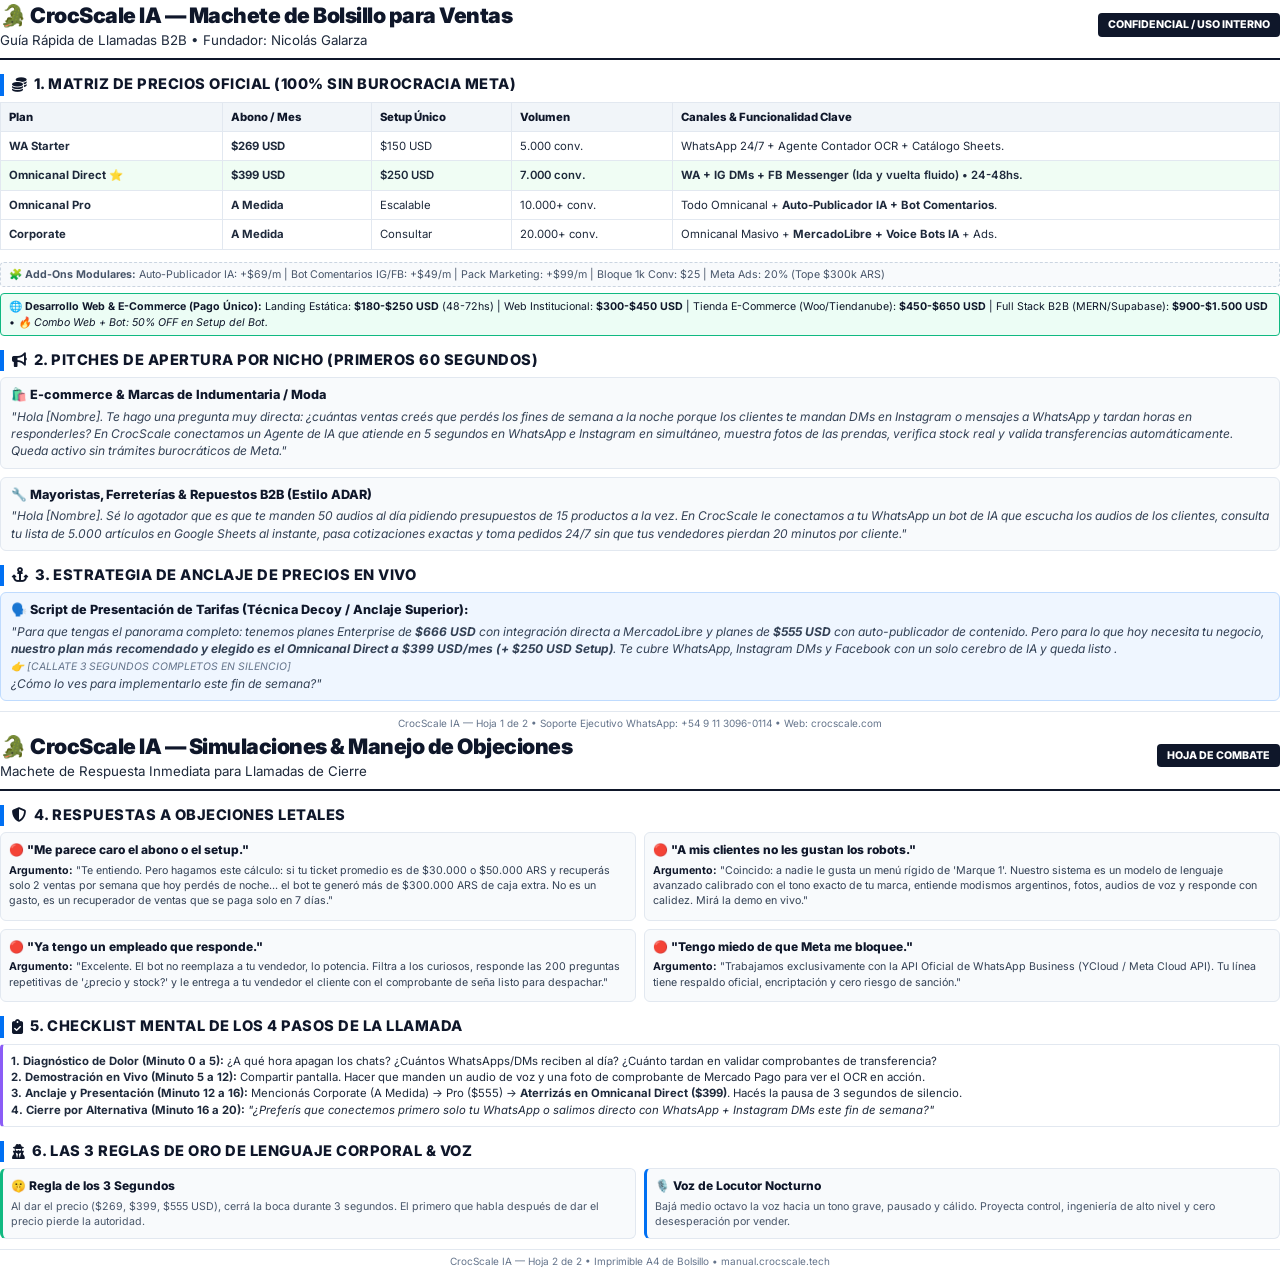
<file: machete_ventas_imprimible.html>
<!DOCTYPE html>
<html lang="es">
<head>
    <meta charset="UTF-8">
    <meta name="viewport" content="width=device-width, initial-scale=1.0">
    <title>Machete Maestro de Ventas & Speeches 2026 — CrocScale IA</title>
    <link href="https://fonts.googleapis.com/css2?family=Inter:wght@300;400;600;700;800;900&display=swap" rel="stylesheet">
    <link rel="stylesheet" href="https://cdnjs.cloudflare.com/ajax/libs/font-awesome/6.4.0/css/all.min.css">
    <style>
        :root {
            --primary: #0070f3;
            --accent: #00c6ff;
            --dark: #0f172a;
            --text: #1e293b;
            --text-light: #64748b;
            --bg-card: #f8fafc;
            --border: #e2e8f0;
            --green: #10b981;
            --purple: #8b5cf6;
        }

        @page {
            size: A4 portrait;
            margin: 12mm 15mm;
        }

        * {
            box-sizing: border-box;
            margin: 0;
            padding: 0;
        }

        body {
            font-family: 'Inter', sans-serif;
            color: var(--text);
            background: #ffffff;
            line-height: 1.45;
            font-size: 10pt;
            -webkit-print-color-adjust: exact !important;
            print-color-adjust: exact !important;
        }

        .header-sheet {
            display: flex;
            justify-content: space-between;
            align-items: center;
            border-bottom: 2px solid var(--dark);
            padding-bottom: 8px;
            margin-bottom: 14px;
        }

        .brand-title {
            font-size: 16pt;
            font-weight: 900;
            color: var(--dark);
            letter-spacing: -0.5px;
        }

        .brand-subtitle {
            font-size: 8.5pt;
            color: var(--text-light);
            text-transform: uppercase;
            font-weight: 700;
            letter-spacing: 0.5px;
        }

        .doc-badge {
            background: #0f172a;
            color: #ffffff;
            font-size: 8pt;
            font-weight: 800;
            padding: 4px 10px;
            border-radius: 4px;
            text-transform: uppercase;
        }

        .section-title {
            font-size: 11pt;
            font-weight: 800;
            color: var(--dark);
            margin: 14px 0 6px 0;
            border-left: 4px solid var(--primary);
            padding-left: 8px;
            text-transform: uppercase;
            letter-spacing: 0.5px;
            display: flex;
            align-items: center;
            gap: 6px;
        }

        /* Tabla de Precios */
        table {
            width: 100%;
            border-collapse: collapse;
            margin-bottom: 12px;
            font-size: 8.5pt;
        }

        th, td {
            border: 1px solid var(--border);
            padding: 6px 8px;
            text-align: left;
        }

        th {
            background: #f1f5f9;
            font-weight: 800;
            color: var(--dark);
        }

        .star-row {
            background: #f0fdf4;
            font-weight: 600;
        }

        .pitch-box {
            background: var(--bg-card);
            border: 1px solid var(--border);
            border-radius: 6px;
            padding: 8px 10px;
            margin-bottom: 8px;
            font-size: 9pt;
        }

        .pitch-box h4 {
            font-size: 9.5pt;
            font-weight: 800;
            color: var(--dark);
            margin-bottom: 3px;
        }

        .pitch-box p {
            color: #334155;
            font-style: italic;
        }

        /* Script / Roleplay */
        .dialogue {
            background: #ffffff;
            border: 1px solid var(--border);
            border-left: 3px solid var(--purple);
            border-radius: 4px;
            padding: 8px;
            margin-bottom: 8px;
            font-size: 8.5pt;
        }

        .dialogue .speaker-client {
            font-weight: 700;
            color: #dc2626;
        }

        .dialogue .speaker-nico {
            font-weight: 700;
            color: #2563eb;
        }

        .non-verbal {
            color: #64748b;
            font-size: 7.8pt;
            font-style: italic;
        }

        .cheat-grid {
            display: grid;
            grid-template-columns: 1fr 1fr;
            gap: 8px;
            margin-bottom: 10px;
        }

        .cheat-card {
            background: var(--bg-card);
            border: 1px solid var(--border);
            border-radius: 6px;
            padding: 8px;
        }

        .cheat-card h4 {
            font-size: 9pt;
            font-weight: 800;
            color: var(--dark);
            margin-bottom: 4px;
        }

        .cheat-card ul {
            list-style: none;
            font-size: 8pt;
            color: #334155;
        }

        .cheat-card ul li {
            margin-bottom: 3px;
        }

        .cheat-card ul li strong {
            color: var(--dark);
        }

        .page-break {
            page-break-before: always;
        }

        .no-break {
            page-break-inside: avoid;
        }

        .footer-note {
            text-align: center;
            font-size: 7.5pt;
            color: var(--text-light);
            margin-top: 10px;
            border-top: 1px solid var(--border);
            padding-top: 4px;
        }
    </style>
</head>
<body>

    <!-- ================= PÁGINA 1: MATRIZ Y PITCHES DE APERTURA ================= -->
    <div class="header-sheet">
        <div>
            <div class="brand-title">🐊 CrocScale IA — Machete de Bolsillo para Ventas</div>
            <div class="brand-tagline">Guía Rápida de Llamadas B2B • Fundador: Nicolás Galarza</div>
        </div>
        <div class="doc-badge">Confidencial / Uso Interno</div>
    </div>

    <!-- MATRIZ COMERCIAL DE MEMORIA -->
    <div class="section-title"><i class="fas fa-coins"></i> 1. Matriz de Precios Oficial (100% Sin Burocracia Meta)</div>
    <table>
        <thead>
            <tr>
                <th>Plan</th>
                <th>Abono / Mes</th>
                <th>Setup Único</th>
                <th>Volumen</th>
                <th>Canales & Funcionalidad Clave</th>
            </tr>
        </thead>
        <tbody>
            <tr>
                <td><strong>WA Starter</strong></td>
                <td><strong>$269 USD</strong></td>
                <td>$150 USD</td>
                <td>5.000 conv.</td>
                <td>WhatsApp 24/7 + Agente Contador OCR + Catálogo Sheets.</td>
            </tr>
            <tr class="star-row">
                <td><strong>Omnicanal Direct ⭐</strong></td>
                <td><strong>$399 USD</strong></td>
                <td>$250 USD</td>
                <td>7.000 conv.</td>
                <td><strong>WA + IG DMs + FB Messenger</strong> (Ida y vuelta fluido) • 24-48hs.</td>
            </tr>
            <tr>
                <td><strong>Omnicanal Pro</strong></td>
                <td><strong>A Medida</strong></td>
                <td>Escalable</td>
                <td>10.000+ conv.</td>
                <td>Todo Omnicanal + <strong>Auto-Publicador IA + Bot Comentarios</strong>.</td>
            </tr>
            <tr>
                <td><strong>Corporate</strong></td>
                <td><strong>A Medida</strong></td>
                <td>Consultar</td>
                <td>20.000+ conv.</td>
                <td>Omnicanal Masivo + <strong>MercadoLibre + Voice Bots IA</strong> + Ads.</td>
            </tr>
        </tbody>
    </table>

    <div style="font-size: 8pt; color: #475569; margin-bottom: 6px; background: #f8fafc; padding: 4px 8px; border-radius: 4px; border: 1px dashed #cbd5e1;">
        <strong>🧩 Add-Ons Modulares:</strong> Auto-Publicador IA: +$69/m | Bot Comentarios IG/FB: +$49/m | Pack Marketing: +$99/m | Bloque 1k Conv: $25 | Meta Ads: 20% (Tope $300k ARS)
    </div>

    <div style="font-size: 8pt; color: #0f172a; margin-bottom: 10px; background: #ecfdf5; padding: 5px 8px; border-radius: 4px; border: 1px solid #10b981;">
        <strong>🌐 Desarrollo Web & E-Commerce (Pago Único):</strong> Landing Estática: <strong>$180-$250 USD</strong> (48-72hs) | Web Institucional: <strong>$300-$450 USD</strong> | Tienda E-Commerce (Woo/Tiendanube): <strong>$450-$650 USD</strong> | Full Stack B2B (MERN/Supabase): <strong>$900-$1.500 USD</strong> • <em>🔥 Combo Web + Bot: 50% OFF en Setup del Bot.</em>
    </div>

    <!-- PITCHES DE APERTURA -->
    <div class="section-title"><i class="fas fa-bullhorn"></i> 2. Pitches de Apertura por Nicho (Primeros 60 Segundos)</div>
    
    <div class="pitch-box">
        <h4>🛍️ E-commerce & Marcas de Indumentaria / Moda</h4>
        <p>"Hola [Nombre]. Te hago una pregunta muy directa: ¿cuántas ventas creés que perdés los fines de semana a la noche porque los clientes te mandan DMs en Instagram o mensajes a WhatsApp y tardan horas en responderles? En CrocScale conectamos un Agente de IA que atiende en 5 segundos en WhatsApp e Instagram en simultáneo, muestra fotos de las prendas, verifica stock real y valida transferencias automáticamente. Queda activo  sin trámites burocráticos de Meta."</p>
    </div>

    <div class="pitch-box">
        <h4>🔧 Mayoristas, Ferreterías & Repuestos B2B (Estilo ADAR)</h4>
        <p>"Hola [Nombre]. Sé lo agotador que es que te manden 50 audios al día pidiendo presupuestos de 15 productos a la vez. En CrocScale le conectamos a tu WhatsApp un bot de IA que escucha los audios de los clientes, consulta tu lista de 5.000 artículos en Google Sheets al instante, pasa cotizaciones exactas y toma pedidos 24/7 sin que tus vendedores pierdan 20 minutos por cliente."</p>
    </div>

    <!-- ESTRATEGIA DE ANCLAJE EN VIVO -->
    <div class="section-title"><i class="fas fa-anchor"></i> 3. Estrategia de Anclaje de Precios en Vivo</div>
    <div class="pitch-box" style="background: #eff6ff; border-color: #bfdbfe;">
        <h4>🗣️ Script de Presentación de Tarifas (Técnica Decoy / Anclaje Superior):</h4>
        <p>"Para que tengas el panorama completo: tenemos planes Enterprise de <strong>$666 USD</strong> con integración directa a MercadoLibre y planes de <strong>$555 USD</strong> con auto-publicador de contenido. Pero para lo que hoy necesita tu negocio, <strong>nuestro plan más recomendado y elegido es el Omnicanal Direct a $399 USD/mes (+ $250 USD Setup)</strong>. Te cubre WhatsApp, Instagram DMs y Facebook con un solo cerebro de IA y queda listo .<br>
        <span class="non-verbal">👉 [CALLATE 3 SEGUNDOS COMPLETOS EN SILENCIO]</span><br>
        ¿Cómo lo ves para implementarlo este fin de semana?"</p>
    </div>

    <div class="footer-note">CrocScale IA — Hoja 1 de 2 • Soporte Ejecutivo WhatsApp: +54 9 11 3096-0114 • Web: crocscale.com</div>

    <!-- ================= PÁGINA 2: MANEJO DE OBJECIONES Y ROLEPLAY ================= -->
    <div class="page-break"></div>

    <div class="header-sheet">
        <div>
            <div class="brand-title">🐊 CrocScale IA — Simulaciones & Manejo de Objeciones</div>
            <div class="brand-tagline">Machete de Respuesta Inmediata para Llamadas de Cierre</div>
        </div>
        <div class="doc-badge">Hoja de Combate</div>
    </div>

    <!-- MATRIZ DE OBJECIONES -->
    <div class="section-title"><i class="fas fa-shield-alt"></i> 4. Respuestas a Objeciones Letales</div>

    <div class="cheat-grid">
        <div class="cheat-card">
            <h4>🔴 "Me parece caro el abono o el setup."</h4>
            <ul>
                <li><strong>Argumento:</strong> "Te entiendo. Pero hagamos este cálculo: si tu ticket promedio es de $30.000 o $50.000 ARS y recuperás solo 2 ventas por semana que hoy perdés de noche... el bot te generó más de $300.000 ARS de caja extra. No es un gasto, es un recuperador de ventas que se paga solo en 7 días."</li>
            </ul>
        </div>

        <div class="cheat-card">
            <h4>🔴 "A mis clientes no les gustan los robots."</h4>
            <ul>
                <li><strong>Argumento:</strong> "Coincido: a nadie le gusta un menú rígido de 'Marque 1'. Nuestro sistema es un modelo de lenguaje avanzado calibrado con el tono exacto de tu marca, entiende modismos argentinos, fotos, audios de voz y responde con calidez. Mirá la demo en vivo."</li>
            </ul>
        </div>

        <div class="cheat-card">
            <h4>🔴 "Ya tengo un empleado que responde."</h4>
            <ul>
                <li><strong>Argumento:</strong> "Excelente. El bot no reemplaza a tu vendedor, lo potencia. Filtra a los curiosos, responde las 200 preguntas repetitivas de '¿precio y stock?' y le entrega a tu vendedor el cliente con el comprobante de seña listo para despachar."</li>
            </ul>
        </div>

        <div class="cheat-card">
            <h4>🔴 "Tengo miedo de que Meta me bloquee."</h4>
            <ul>
                <li><strong>Argumento:</strong> "Trabajamos exclusivamente con la API Oficial de WhatsApp Business (YCloud / Meta Cloud API). Tu línea tiene respaldo oficial, encriptación y cero riesgo de sanción."</li>
            </ul>
        </div>
    </div>

    <!-- CHEAT SHEET DE LLAMADA -->
    <div class="section-title"><i class="fas fa-clipboard-check"></i> 5. Checklist Mental de los 4 Pasos de la Llamada</div>
    
    <div class="dialogue no-break">
        <p><strong>1. Diagnóstico de Dolor (Minuto 0 a 5):</strong> ¿A qué hora apagan los chats? ¿Cuántos WhatsApps/DMs reciben al día? ¿Cuánto tardan en validar comprobantes de transferencia?</p>
        <p><strong>2. Demostración en Vivo (Minuto 5 a 12):</strong> Compartir pantalla. Hacer que manden un audio de voz y una foto de comprobante de Mercado Pago para ver el OCR en acción.</p>
        <p><strong>3. Anclaje y Presentación (Minuto 12 a 16):</strong> Mencionás Corporate (A Medida) → Pro ($555) → <strong>Aterrizás en Omnicanal Direct ($399)</strong>. Hacés la pausa de 3 segundos de silencio.</p>
        <p><strong>4. Cierre por Alternativa (Minuto 16 a 20):</strong> <em>"¿Preferís que conectemos primero solo tu WhatsApp o salimos directo con WhatsApp + Instagram DMs este fin de semana?"</em></p>
    </div>

    <!-- REGLAS NO VERBALES DE ORO -->
    <div class="section-title"><i class="fas fa-user-secret"></i> 6. Las 3 Reglas de Oro de Lenguaje Corporal & Voz</div>
    <div class="cheat-grid no-break">
        <div class="cheat-card" style="border-left: 3px solid #10b981;">
            <h4>🤫 Regla de los 3 Segundos</h4>
            <p style="font-size: 8pt; color: #475569;">Al dar el precio ($269, $399, $555 USD), cerrá la boca durante 3 segundos. El primero que habla después de dar el precio pierde la autoridad.</p>
        </div>
        <div class="cheat-card" style="border-left: 3px solid #0070f3;">
            <h4>🎙️ Voz de Locutor Nocturno</h4>
            <p style="font-size: 8pt; color: #475569;">Bajá medio octavo la voz hacia un tono grave, pausado y cálido. Proyecta control, ingeniería de alto nivel y cero desesperación por vender.</p>
        </div>
    </div>

    <div class="footer-note">CrocScale IA — Hoja 2 de 2 • Imprimible A4 de Bolsillo • manual.crocscale.tech</div>

</body>
</html>
</file>
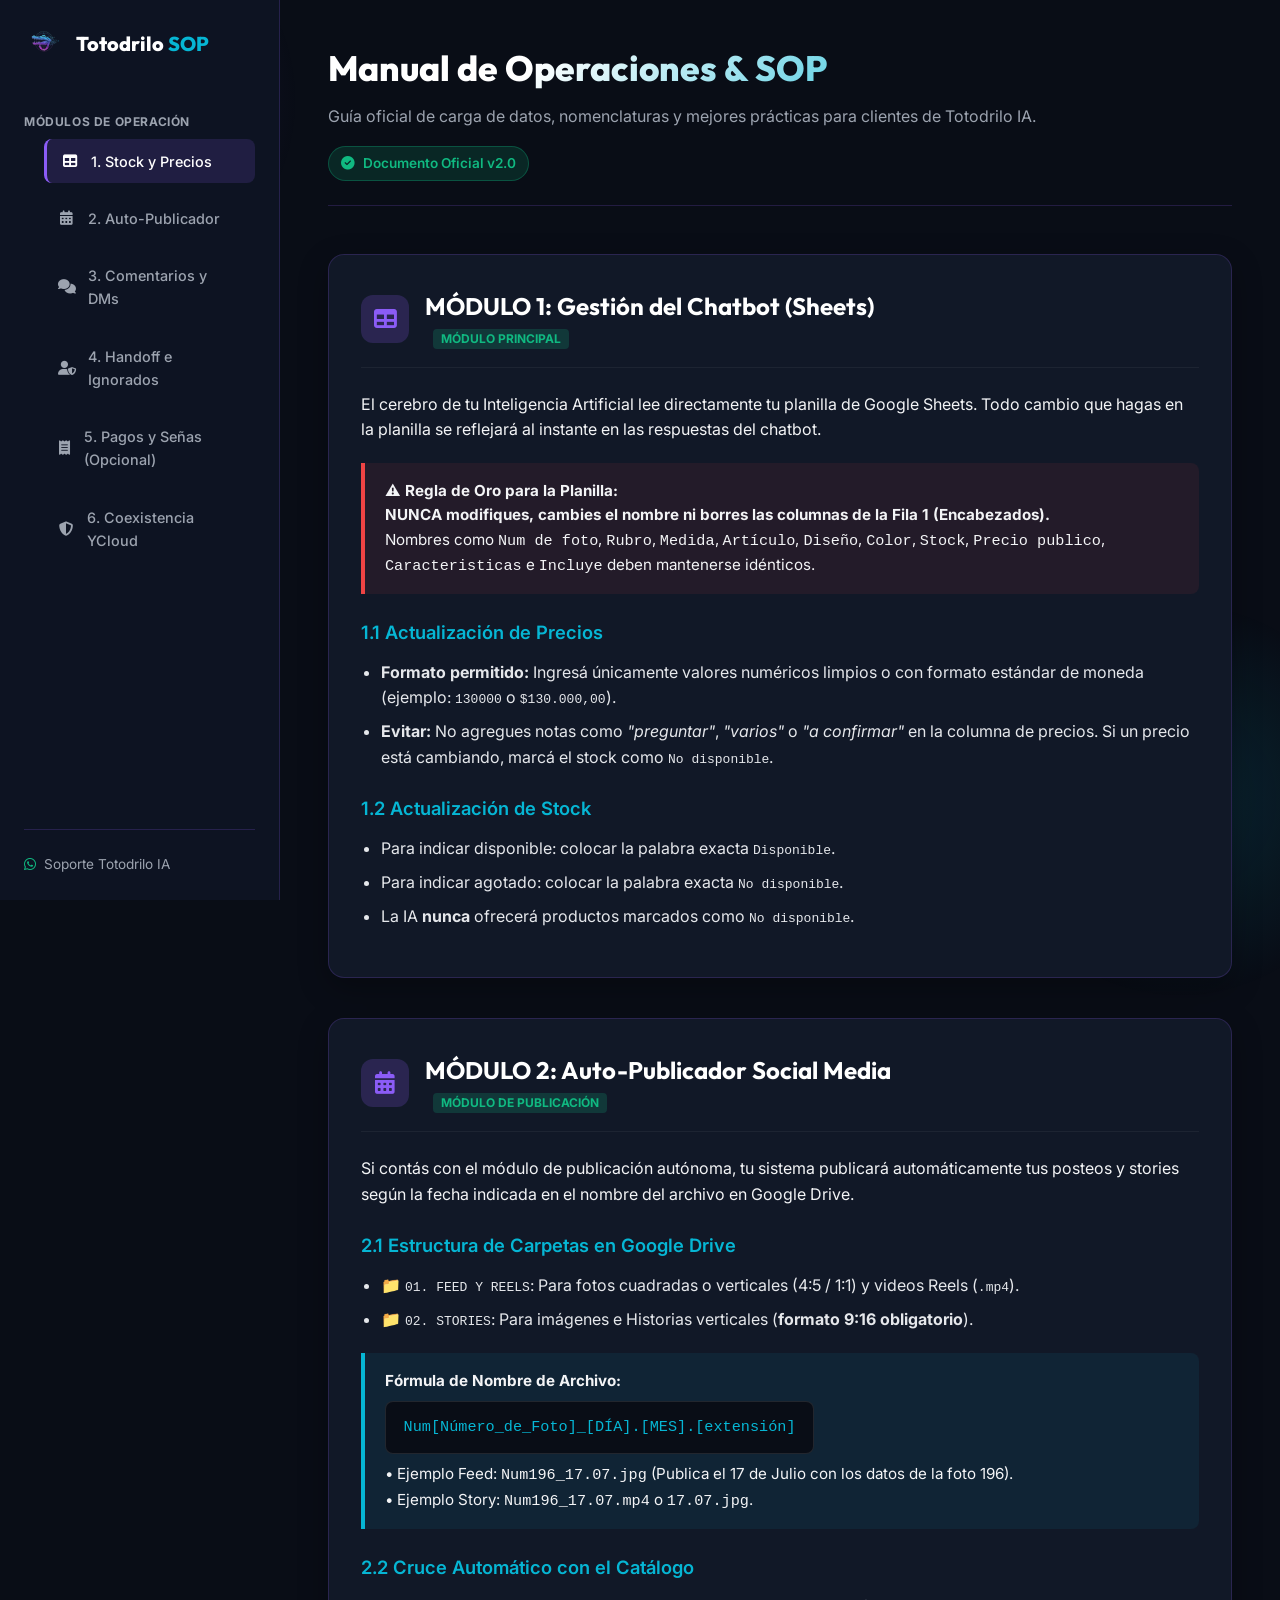
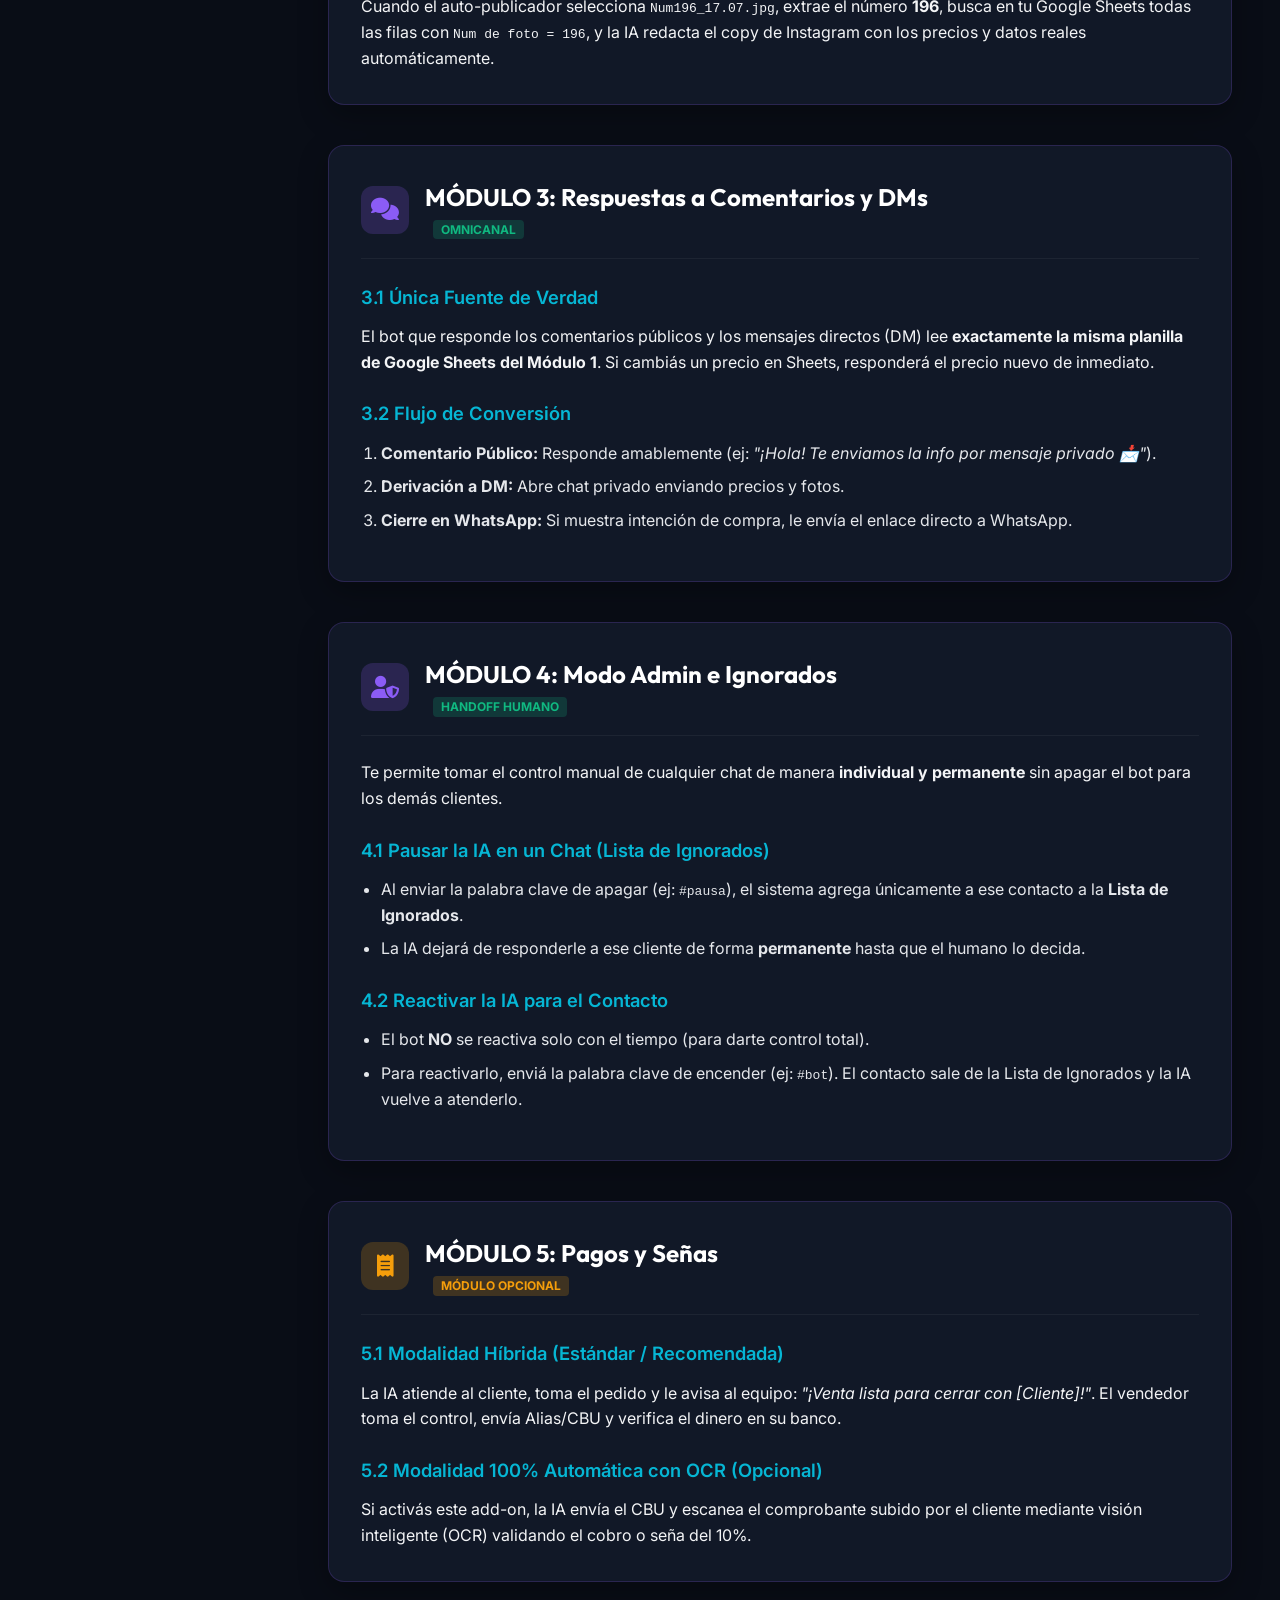
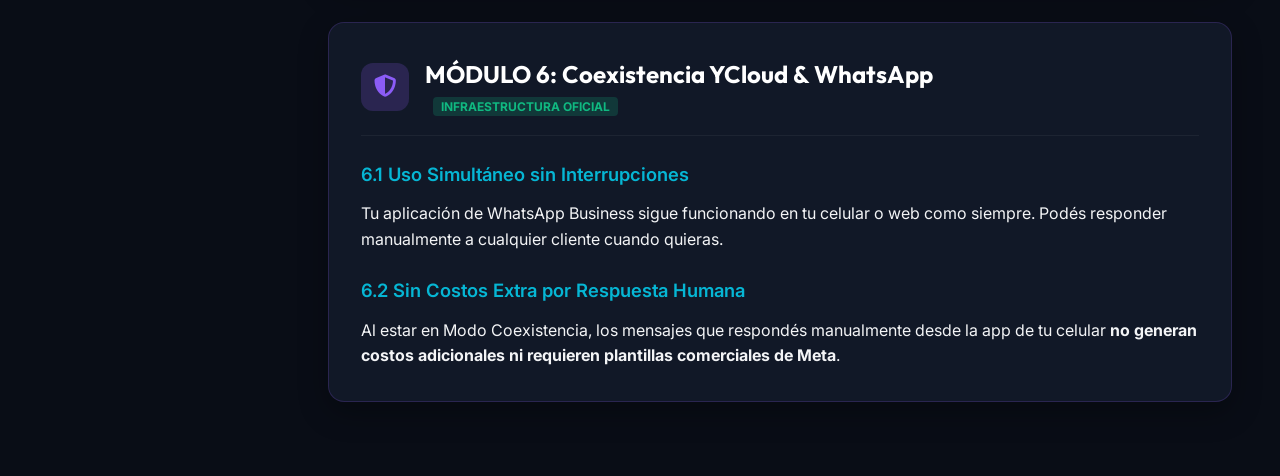
<file: manual.html>
<!DOCTYPE html>
<html lang="es">
<head>
  <meta charset="UTF-8">
  <meta name="viewport" content="width=device-width, initial-scale=1.0">
  <title>Manual de Operaciones & SOP | Totodrilo IA</title>
  <meta name="description" content="Guía oficial de uso, carga de datos en Google Sheets, nombrado de imágenes para Google Drive y reglas operativas de Totodrilo IA.">
  
  <!-- Google Fonts: Outfit & Inter -->
  <link rel="preconnect" href="https://fonts.googleapis.com">
  <link rel="preconnect" href="https://fonts.gstatic.com" crossorigin>
  <link href="https://fonts.googleapis.com/css2?family=Inter:wght@300;400;500;600;700&family=Outfit:wght@400;600;700;800&display=swap" rel="stylesheet">
  
  <!-- FontAwesome Icons -->
  <link rel="stylesheet" href="https://cdnjs.cloudflare.com/ajax/libs/font-awesome/6.4.0/css/all.min.css">
  
  <style>
    :root {
      --bg-dark: #090D16;
      --card-bg: #111827;
      --card-border: rgba(139, 92, 246, 0.2);
      --accent-purple: #8B5CF6;
      --accent-cyan: #06B6D4;
      --accent-green: #10B981;
      --accent-amber: #F59E0B;
      --text-main: #F3F4F6;
      --text-muted: #9CA3AF;
      --sidebar-width: 280px;
    }

    * {
      box-sizing: border-box;
      margin: 0;
      padding: 0;
    }

    body {
      font-family: 'Inter', sans-serif;
      background-color: var(--bg-dark);
      color: var(--text-main);
      line-height: 1.6;
      display: flex;
      min-height: 100vh;
    }

    /* Background Ambient Glow */
    .bg-glow {
      position: fixed;
      width: 400px;
      height: 400px;
      border-radius: 50%;
      background: radial-gradient(circle, rgba(139, 92, 246, 0.15) 0%, rgba(0, 0, 0, 0) 70%);
      pointer-events: none;
      z-index: 0;
    }
    .bg-glow-1 { top: -100px; left: -100px; }
    .bg-glow-2 { bottom: -100px; right: -100px; background: radial-gradient(circle, rgba(6, 182, 212, 0.15) 0%, rgba(0, 0, 0, 0) 70%); }

    /* Sidebar Navigation */
    aside.sidebar {
      width: var(--sidebar-width);
      background: #0D1322;
      border-right: 1px solid var(--card-border);
      position: fixed;
      top: 0;
      bottom: 0;
      left: 0;
      display: flex;
      flex-direction: column;
      padding: 1.5rem;
      z-index: 10;
      overflow-y: auto;
    }

    .brand-area {
      display: flex;
      align-items: center;
      gap: 0.75rem;
      margin-bottom: 2rem;
      text-decoration: none;
    }

    .brand-area img {
      width: 40px;
      height: 40px;
      object-fit: contain;
    }

    .brand-title {
      font-family: 'Outfit', sans-serif;
      font-size: 1.25rem;
      font-weight: 800;
      color: #FFF;
    }

    .brand-title span {
      color: var(--accent-cyan);
    }

    .nav-label {
      font-size: 0.75rem;
      font-weight: 700;
      text-transform: uppercase;
      letter-spacing: 0.05em;
      color: var(--text-muted);
      margin: 1rem 0 0.5rem;
    }

    .nav-menu {
      list-style: none;
      display: flex;
      flex-direction: column;
      gap: 0.35rem;
    }

    .nav-menu a {
      display: flex;
      align-items: center;
      gap: 0.75rem;
      padding: 0.65rem 0.85rem;
      color: var(--text-muted);
      text-decoration: none;
      border-radius: 8px;
      font-size: 0.9rem;
      font-weight: 500;
      transition: all 0.2s ease;
    }

    .nav-menu a:hover, .nav-menu a.active {
      background: rgba(139, 92, 246, 0.15);
      color: #FFF;
      border-left: 3px solid var(--accent-purple);
    }

    .nav-menu a i {
      width: 18px;
      text-align: center;
    }

    /* Main Layout */
    main.content {
      margin-left: var(--sidebar-width);
      flex: 1;
      padding: 2.5rem 3rem;
      max-width: 1100px;
      z-index: 1;
    }

    header.doc-header {
      margin-bottom: 3rem;
      border-bottom: 1px solid var(--card-border);
      padding-bottom: 1.5rem;
      display: flex;
      justify-content: space-between;
      align-items: flex-start;
      flex-wrap: wrap;
      gap: 1rem;
    }

    .doc-title-box h1 {
      font-family: 'Outfit', sans-serif;
      font-size: 2.2rem;
      font-weight: 800;
      margin-bottom: 0.5rem;
      background: linear-gradient(135deg, #FFF 30%, var(--accent-cyan) 100%);
      -webkit-background-clip: text;
      -webkit-text-fill-color: transparent;
    }

    .doc-title-box p {
      color: var(--text-muted);
      font-size: 1rem;
    }

    .badge-status {
      display: inline-flex;
      align-items: center;
      gap: 0.5rem;
      background: rgba(16, 185, 129, 0.15);
      color: var(--accent-green);
      border: 1px solid rgba(16, 185, 129, 0.3);
      padding: 0.35rem 0.75rem;
      border-radius: 20px;
      font-size: 0.85rem;
      font-weight: 600;
    }

    /* Module Section Styles */
    section.module-card {
      background: var(--card-bg);
      border: 1px solid var(--card-border);
      border-radius: 16px;
      padding: 2rem;
      margin-bottom: 2.5rem;
      box-shadow: 0 10px 30px rgba(0, 0, 0, 0.3);
      scroll-margin-top: 2rem;
    }

    .module-header {
      display: flex;
      align-items: center;
      gap: 1rem;
      margin-bottom: 1.5rem;
      border-bottom: 1px solid rgba(255, 255, 255, 0.05);
      padding-bottom: 1rem;
    }

    .module-icon {
      width: 48px;
      height: 48px;
      border-radius: 12px;
      display: flex;
      align-items: center;
      justify-content: center;
      font-size: 1.4rem;
      background: rgba(139, 92, 246, 0.2);
      color: var(--accent-purple);
    }

    .module-card.optional .module-icon {
      background: rgba(245, 158, 11, 0.2);
      color: var(--accent-amber);
    }

    .module-title h2 {
      font-family: 'Outfit', sans-serif;
      font-size: 1.5rem;
      font-weight: 700;
      color: #FFF;
    }

    .module-title .tag {
      font-size: 0.75rem;
      font-weight: 700;
      text-transform: uppercase;
      padding: 0.15rem 0.5rem;
      border-radius: 4px;
      margin-left: 0.5rem;
    }
    .tag-core { background: rgba(16, 185, 129, 0.2); color: var(--accent-green); }
    .tag-addon { background: rgba(245, 158, 11, 0.2); color: var(--accent-amber); }

    /* Content Typography & Boxes */
    h3 {
      font-size: 1.15rem;
      font-weight: 600;
      color: var(--accent-cyan);
      margin: 1.5rem 0 0.75rem;
    }

    ul, ol {
      padding-left: 1.25rem;
      margin-bottom: 1rem;
    }

    li {
      margin-bottom: 0.5rem;
      color: #E5E7EB;
    }

    .alert-box {
      border-left: 4px solid var(--accent-purple);
      background: rgba(139, 92, 246, 0.08);
      padding: 1rem 1.25rem;
      border-radius: 0 8px 8px 0;
      margin: 1.25rem 0;
      font-size: 0.95rem;
    }
    .alert-box.caution {
      border-left-color: #EF4444;
      background: rgba(239, 68, 68, 0.08);
    }
    .alert-box.important {
      border-left-color: var(--accent-cyan);
      background: rgba(6, 182, 212, 0.08);
    }

    .code-box {
      background: #090D16;
      border: 1px solid rgba(255, 255, 255, 0.1);
      padding: 0.85rem 1.1rem;
      border-radius: 8px;
      font-family: monospace;
      font-size: 0.95rem;
      color: var(--accent-cyan);
      display: inline-block;
      margin: 0.5rem 0;
    }

    /* Print / Responsive */
    @media (max-width: 768px) {
      aside.sidebar { display: none; }
      main.content { margin-left: 0; padding: 1.5rem; }
    }
  </style>
</head>
<body>

  <div class="bg-glow bg-glow-1"></div>
  <div class="bg-glow bg-glow-2"></div>

  <!-- Sidebar -->
  <aside class="sidebar">
    <a href="https://totodrilo.tech" class="brand-area">
      <img src="./images/LogoTotodrilo-Photoroom.png" alt="Totodrilo Logo">
      <div class="brand-title">Totodrilo <span>SOP</span></div>
    </a>

    <div class="nav-label">Módulos de Operación</div>
    <ul class="nav-menu">
      <li><a href="#modulo1" class="active"><i class="fa-solid fa-table"></i> 1. Stock y Precios</a></li>
      <li><a href="#modulo2"><i class="fa-solid fa-calendar-days"></i> 2. Auto-Publicador</a></li>
      <li><a href="#modulo3"><i class="fa-solid fa-comments"></i> 3. Comentarios y DMs</a></li>
      <li><a href="#modulo4"><i class="fa-solid fa-user-shield"></i> 4. Handoff e Ignorados</a></li>
      <li><a href="#modulo5"><i class="fa-solid fa-receipt"></i> 5. Pagos y Señas (Opcional)</a></li>
      <li><a href="#modulo6"><i class="fa-solid fa-shield-halved"></i> 6. Coexistencia YCloud</a></li>
    </ul>

    <div style="margin-top: auto; padding-top: 1.5rem; border-top: 1px solid var(--card-border);">
      <a href="https://wa.me/5491130960114" target="_blank" style="color: var(--text-muted); text-decoration: none; font-size: 0.85rem; display: flex; align-items: center; gap: 0.5rem;">
        <i class="fa-brands fa-whatsapp" style="color: var(--accent-green);"></i> Soporte Totodrilo IA
      </a>
    </div>
  </aside>

  <!-- Main Content -->
  <main class="content">

    <header class="doc-header">
      <div class="doc-title-box">
        <h1>Manual de Operaciones & SOP</h1>
        <p>Guía oficial de carga de datos, nomenclaturas y mejores prácticas para clientes de Totodrilo IA.</p>
      </div>
      <div class="badge-status">
        <i class="fa-solid fa-circle-check"></i> Documento Oficial v2.0
      </div>
    </header>

    <!-- Módulo 1 -->
    <section id="modulo1" class="module-card">
      <div class="module-header">
        <div class="module-icon"><i class="fa-solid fa-table"></i></div>
        <div class="module-title">
          <h2>MÓDULO 1: Gestión del Chatbot (Sheets)</h2>
          <span class="tag tag-core">Módulo Principal</span>
        </div>
      </div>

      <p>El cerebro de tu Inteligencia Artificial lee directamente tu planilla de Google Sheets. Todo cambio que hagas en la planilla se reflejará al instante en las respuestas del chatbot.</p>

      <div class="alert-box caution">
        <strong>⚠️ Regla de Oro para la Planilla:</strong><br>
        <strong>NUNCA modifiques, cambies el nombre ni borres las columnas de la Fila 1 (Encabezados).</strong><br>
        Nombres como <code>Num de foto</code>, <code>Rubro</code>, <code>Medida</code>, <code>Artículo</code>, <code>Diseño</code>, <code>Color</code>, <code>Stock</code>, <code>Precio publico</code>, <code>Caracteristicas</code> e <code>Incluye</code> deben mantenerse idénticos.
      </div>

      <h3>1.1 Actualización de Precios</h3>
      <ul>
        <li><strong>Formato permitido:</strong> Ingresá únicamente valores numéricos limpios o con formato estándar de moneda (ejemplo: <code>130000</code> o <code>$130.000,00</code>).</li>
        <li><strong>Evitar:</strong> No agregues notas como <em>"preguntar"</em>, <em>"varios"</em> o <em>"a confirmar"</em> en la columna de precios. Si un precio está cambiando, marcá el stock como <code>No disponible</code>.</li>
      </ul>

      <h3>1.2 Actualización de Stock</h3>
      <ul>
        <li>Para indicar disponible: colocar la palabra exacta <code>Disponible</code>.</li>
        <li>Para indicar agotado: colocar la palabra exacta <code>No disponible</code>.</li>
        <li>La IA <strong>nunca</strong> ofrecerá productos marcados como <code>No disponible</code>.</li>
      </ul>
    </section>

    <!-- Módulo 2 -->
    <section id="modulo2" class="module-card">
      <div class="module-header">
        <div class="module-icon"><i class="fa-solid fa-calendar-days"></i></div>
        <div class="module-title">
          <h2>MÓDULO 2: Auto-Publicador Social Media</h2>
          <span class="tag tag-core">Módulo de Publicación</span>
        </div>
      </div>

      <p>Si contás con el módulo de publicación autónoma, tu sistema publicará automáticamente tus posteos y stories según la fecha indicada en el nombre del archivo en Google Drive.</p>

      <h3>2.1 Estructura de Carpetas en Google Drive</h3>
      <ul>
        <li>📁 <code>01. FEED Y REELS</code>: Para fotos cuadradas o verticales (4:5 / 1:1) y videos Reels (<code>.mp4</code>).</li>
        <li>📁 <code>02. STORIES</code>: Para imágenes e Historias verticales (<strong>formato 9:16 obligatorio</strong>).</li>
      </ul>

      <div class="alert-box important">
        <strong>Fórmula de Nombre de Archivo:</strong><br>
        <div class="code-box">Num[Número_de_Foto]_[DÍA].[MES].[extensión]</div><br>
        • Ejemplo Feed: <code>Num196_17.07.jpg</code> (Publica el 17 de Julio con los datos de la foto 196).<br>
        • Ejemplo Story: <code>Num196_17.07.mp4</code> o <code>17.07.jpg</code>.
      </div>

      <h3>2.2 Cruce Automático con el Catálogo</h3>
      <p>Cuando el auto-publicador selecciona <code>Num196_17.07.jpg</code>, extrae el número <strong>196</strong>, busca en tu Google Sheets todas las filas con <code>Num de foto = 196</code>, y la IA redacta el copy de Instagram con los precios y datos reales automáticamente.</p>
    </section>

    <!-- Módulo 3 -->
    <section id="modulo3" class="module-card">
      <div class="module-header">
        <div class="module-icon"><i class="fa-solid fa-comments"></i></div>
        <div class="module-title">
          <h2>MÓDULO 3: Respuestas a Comentarios y DMs</h2>
          <span class="tag tag-core">Omnicanal</span>
        </div>
      </div>

      <h3>3.1 Única Fuente de Verdad</h3>
      <p>El bot que responde los comentarios públicos y los mensajes directos (DM) lee <strong>exactamente la misma planilla de Google Sheets del Módulo 1</strong>. Si cambiás un precio en Sheets, responderá el precio nuevo de inmediato.</p>

      <h3>3.2 Flujo de Conversión</h3>
      <ol>
        <li><strong>Comentario Público:</strong> Responde amablemente (ej: <em>"¡Hola! Te enviamos la info por mensaje privado 📩"</em>).</li>
        <li><strong>Derivación a DM:</strong> Abre chat privado enviando precios y fotos.</li>
        <li><strong>Cierre en WhatsApp:</strong> Si muestra intención de compra, le envía el enlace directo a WhatsApp.</li>
      </ol>
    </section>

    <!-- Módulo 4 -->
    <section id="modulo4" class="module-card">
      <div class="module-header">
        <div class="module-icon"><i class="fa-solid fa-user-shield"></i></div>
        <div class="module-title">
          <h2>MÓDULO 4: Modo Admin e Ignorados</h2>
          <span class="tag tag-core">Handoff Humano</span>
        </div>
      </div>

      <p>Te permite tomar el control manual de cualquier chat de manera <strong>individual y permanente</strong> sin apagar el bot para los demás clientes.</p>

      <h3>4.1 Pausar la IA en un Chat (Lista de Ignorados)</h3>
      <ul>
        <li>Al enviar la palabra clave de apagar (ej: <code>#pausa</code>), el sistema agrega únicamente a ese contacto a la <strong>Lista de Ignorados</strong>.</li>
        <li>La IA dejará de responderle a ese cliente de forma <strong>permanente</strong> hasta que el humano lo decida.</li>
      </ul>

      <h3>4.2 Reactivar la IA para el Contacto</h3>
      <ul>
        <li>El bot <strong>NO</strong> se reactiva solo con el tiempo (para darte control total).</li>
        <li>Para reactivarlo, enviá la palabra clave de encender (ej: <code>#bot</code>). El contacto sale de la Lista de Ignorados y la IA vuelve a atenderlo.</li>
      </ul>
    </section>

    <!-- Módulo 5 -->
    <section id="modulo5" class="module-card optional">
      <div class="module-header">
        <div class="module-icon"><i class="fa-solid fa-receipt"></i></div>
        <div class="module-title">
          <h2>MÓDULO 5: Pagos y Señas</h2>
          <span class="tag tag-addon">Módulo Opcional</span>
        </div>
      </div>

      <h3>5.1 Modalidad Híbrida (Estándar / Recomendada)</h3>
      <p>La IA atiende al cliente, toma el pedido y le avisa al equipo: <em>"¡Venta lista para cerrar con [Cliente]!"</em>. El vendedor toma el control, envía Alias/CBU y verifica el dinero en su banco.</p>

      <h3>5.2 Modalidad 100% Automática con OCR (Opcional)</h3>
      <p>Si activás este add-on, la IA envía el CBU y escanea el comprobante subido por el cliente mediante visión inteligente (OCR) validando el cobro o seña del 10%.</p>
    </section>

    <!-- Módulo 6 -->
    <section id="modulo6" class="module-card">
      <div class="module-header">
        <div class="module-icon"><i class="fa-solid fa-shield-halved"></i></div>
        <div class="module-title">
          <h2>MÓDULO 6: Coexistencia YCloud & WhatsApp</h2>
          <span class="tag tag-core">Infraestructura Oficial</span>
        </div>
      </div>

      <h3>6.1 Uso Simultáneo sin Interrupciones</h3>
      <p>Tu aplicación de WhatsApp Business sigue funcionando en tu celular o web como siempre. Podés responder manualmente a cualquier cliente cuando quieras.</p>

      <h3>6.2 Sin Costos Extra por Respuesta Humana</h3>
      <p>Al estar en Modo Coexistencia, los mensajes que respondés manualmente desde la app de tu celular <strong>no generan costos adicionales ni requieren plantillas comerciales de Meta</strong>.</p>
    </section>

  </main>

  <script>
    // Simple smooth scroll and active link toggle
    const navLinks = document.querySelectorAll('.nav-menu a');
    navLinks.forEach(link => {
      link.addEventListener('click', (e) => {
        navLinks.forEach(l => l.classList.remove('active'));
        link.classList.add('active');
      });
    });
  </script>
</body>
</html>
</file>
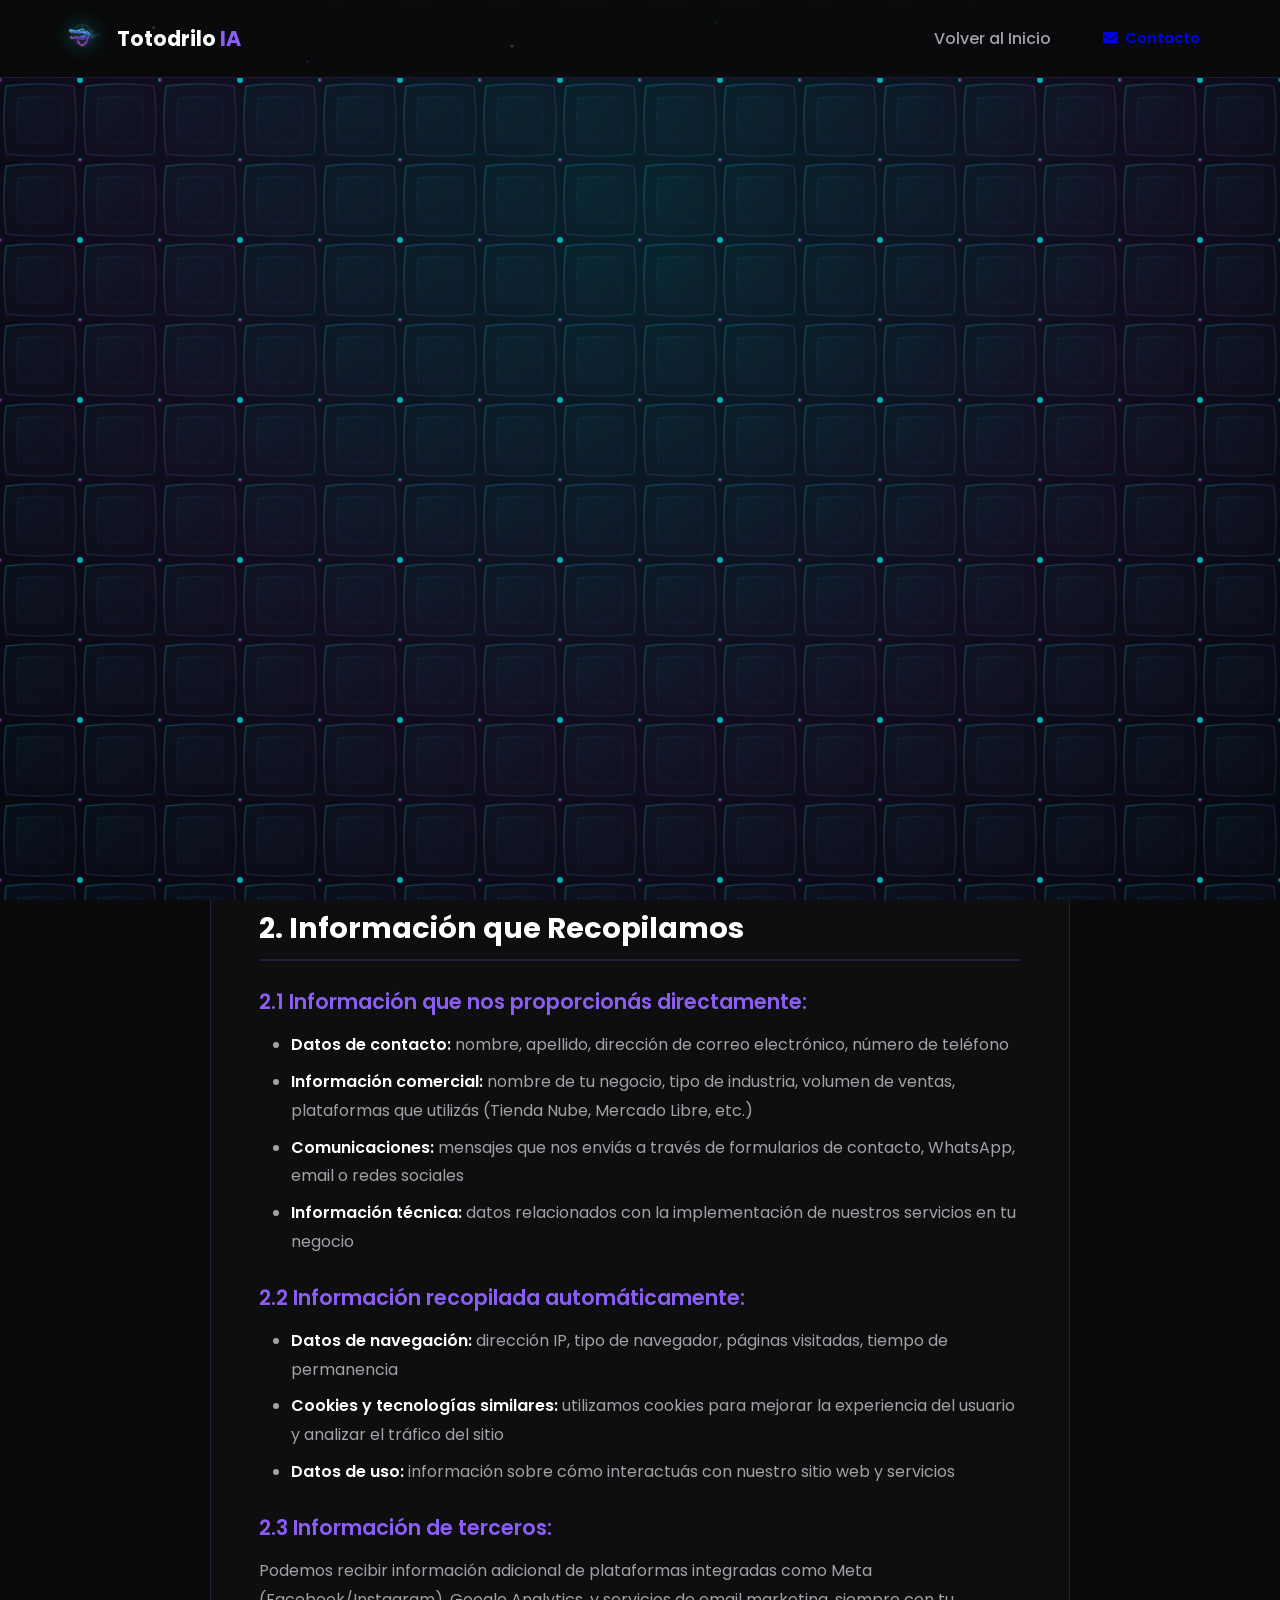
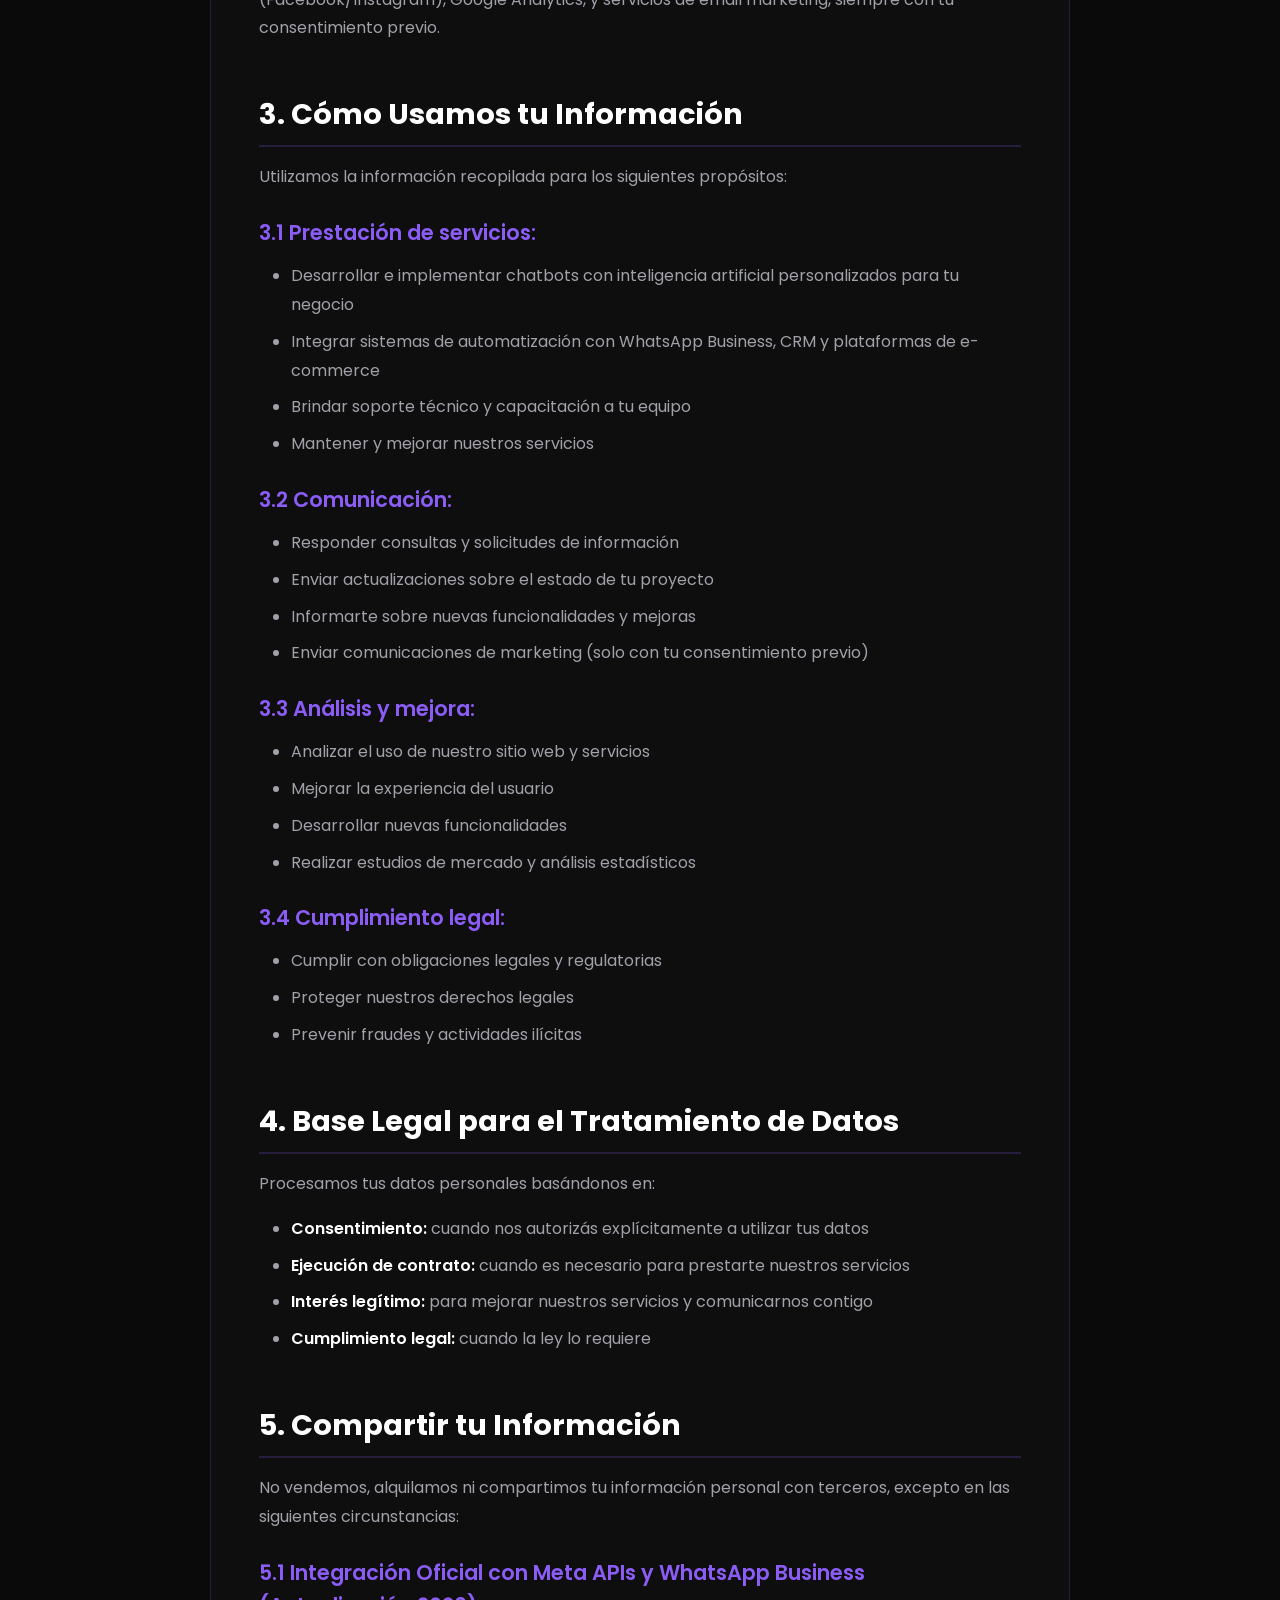
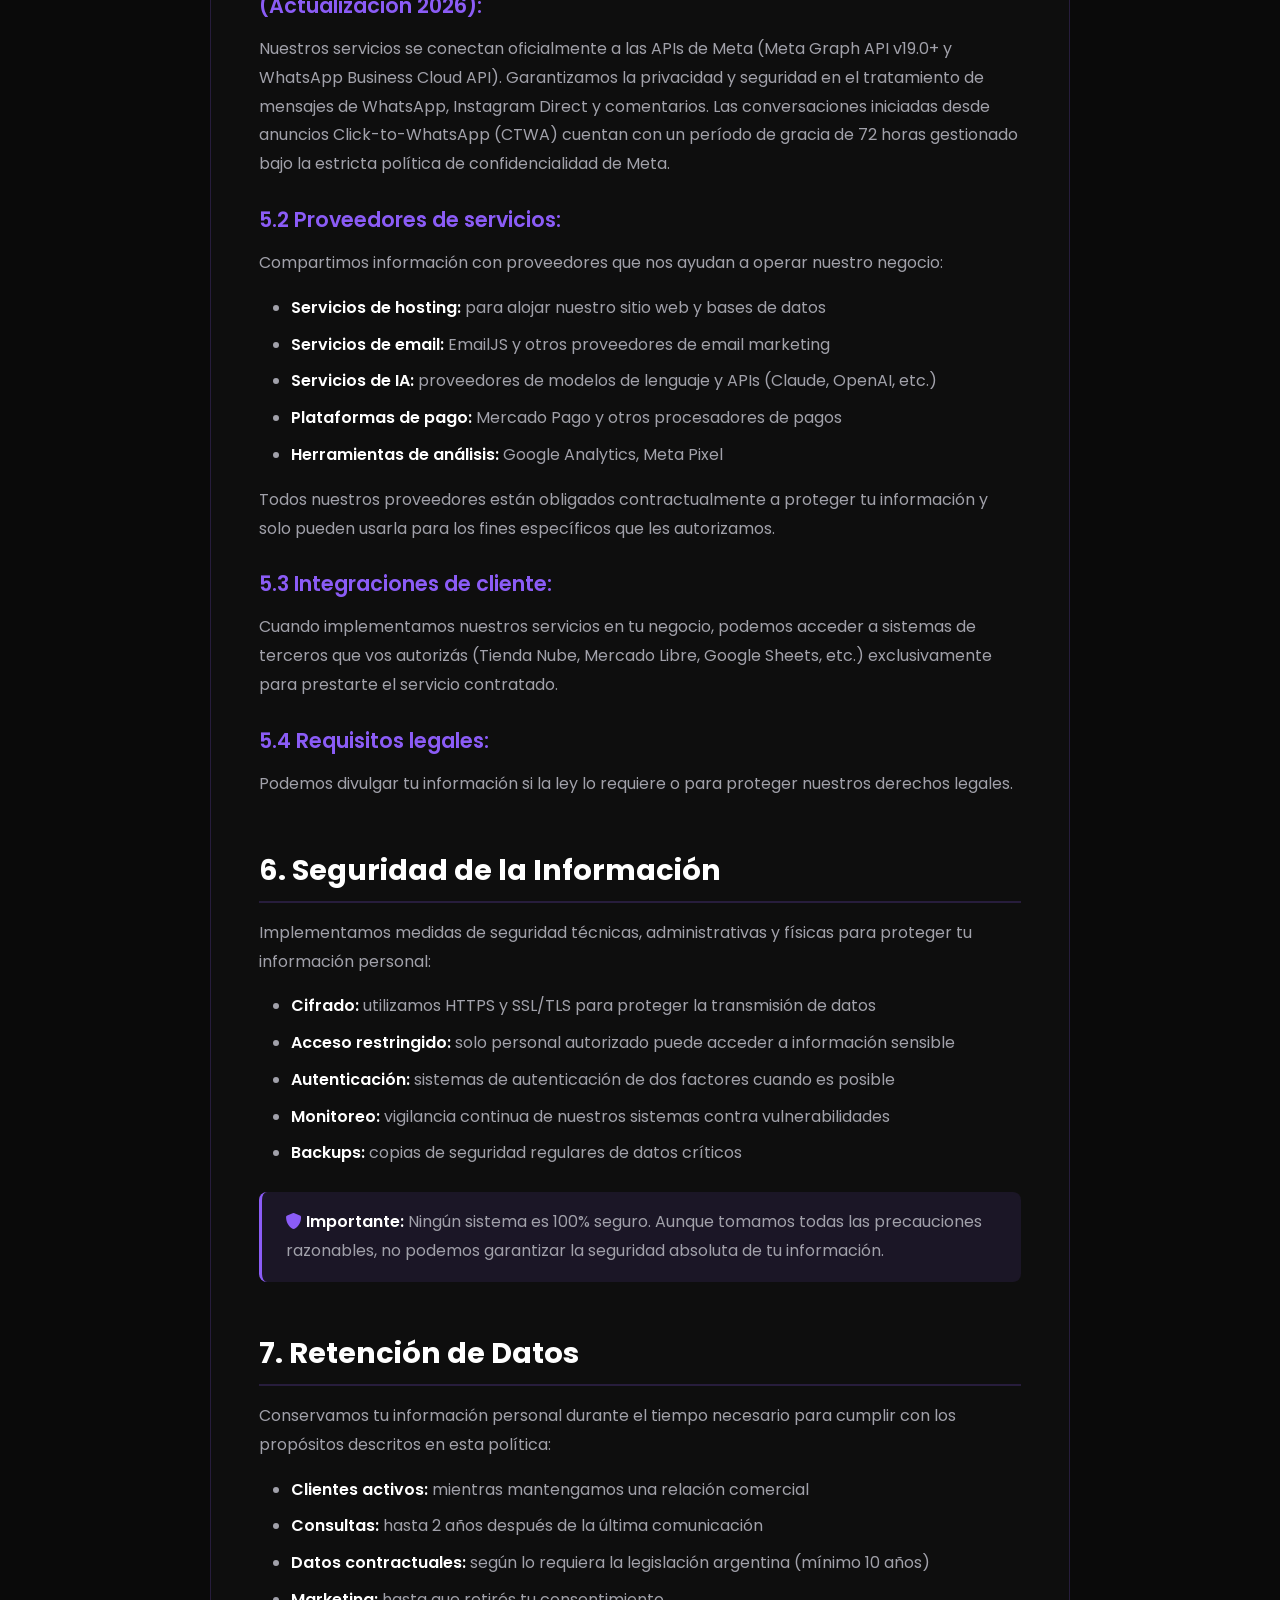
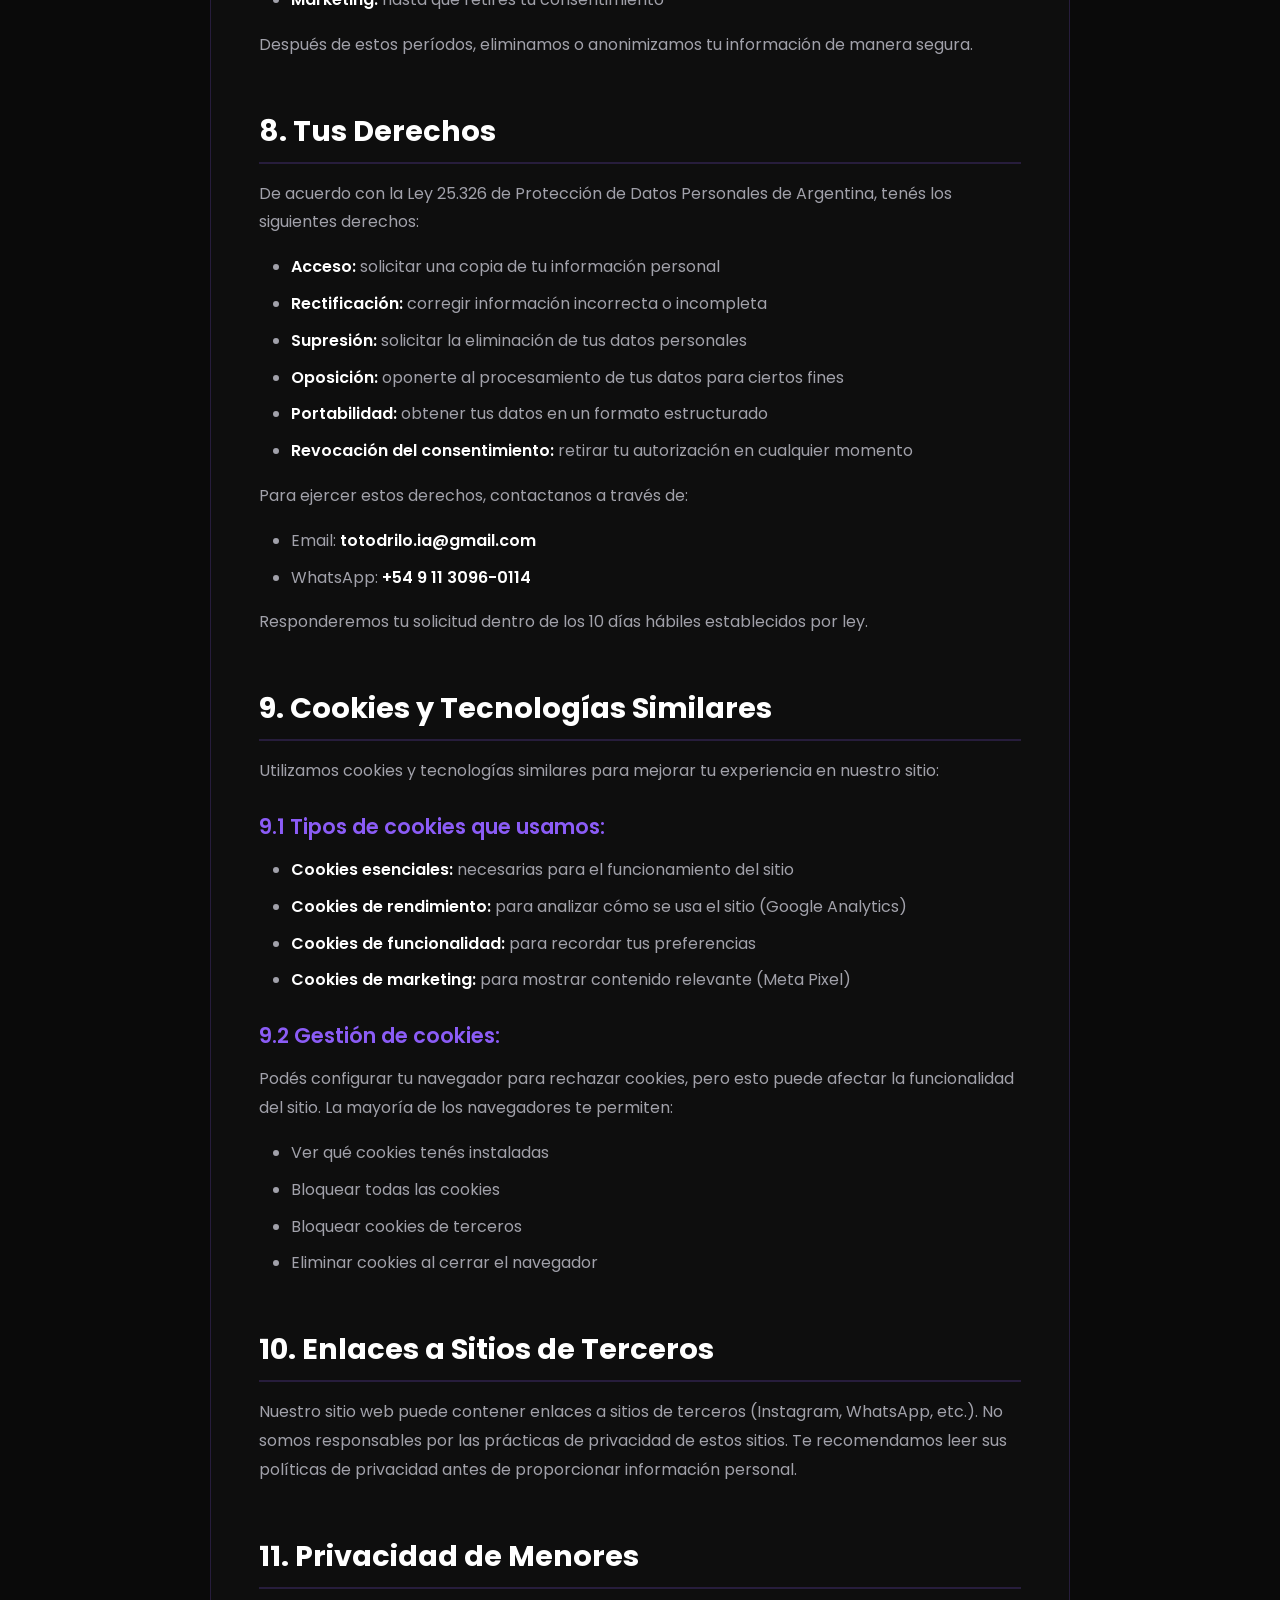
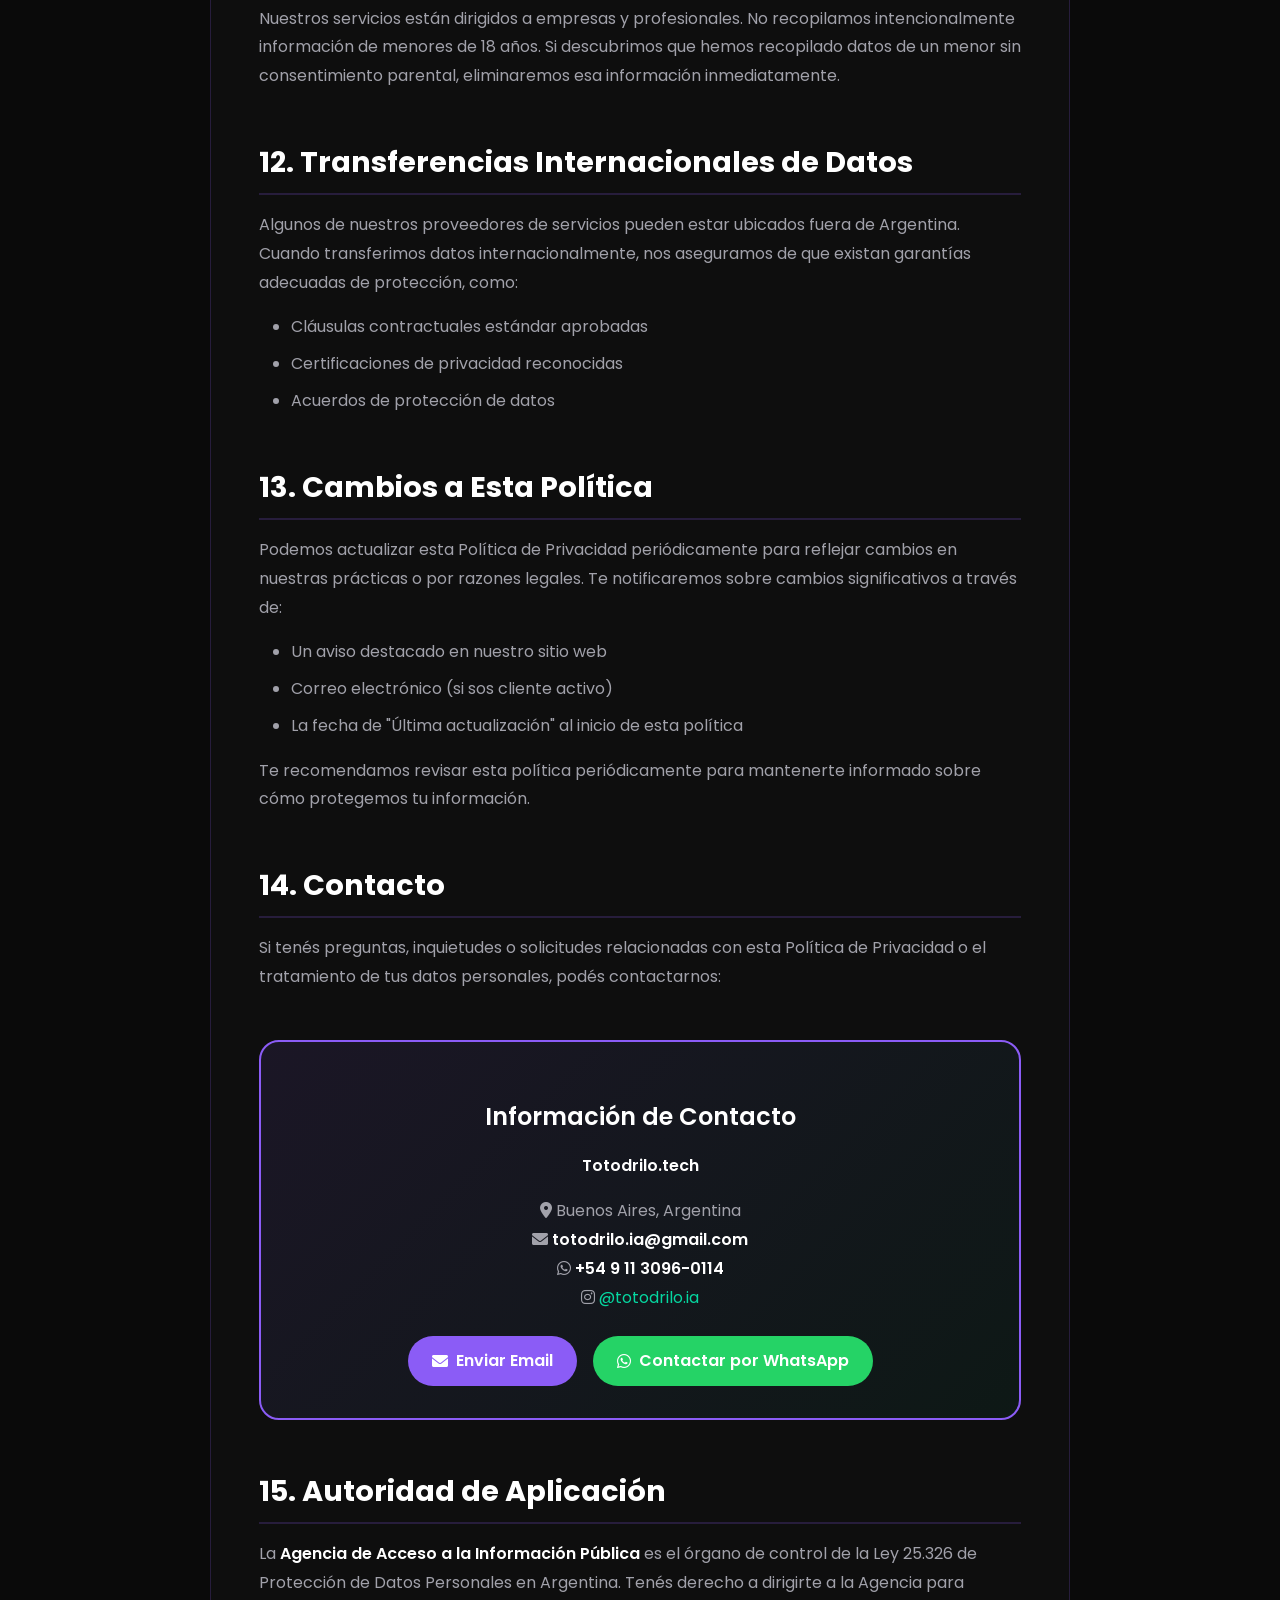
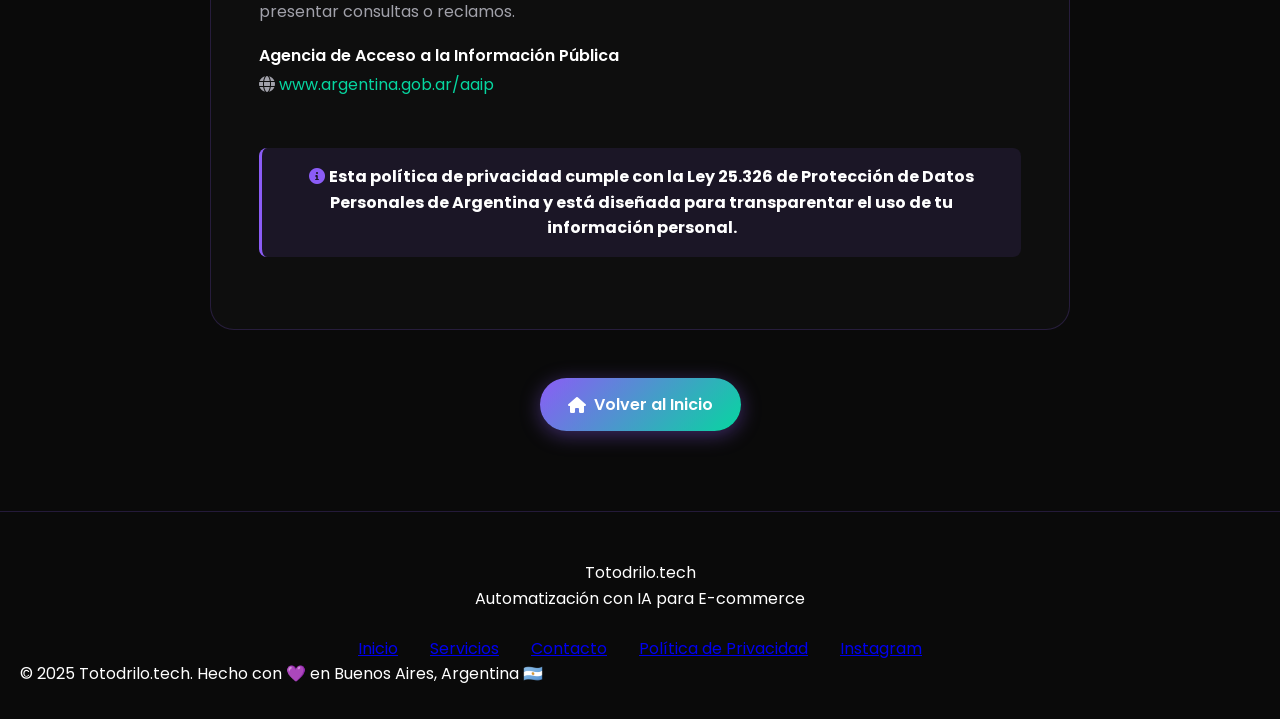
<file: politica-privacidad.html>
<!DOCTYPE html>
<html lang="es">
<head>
    <meta charset="UTF-8">
    <meta name="viewport" content="width=device-width, initial-scale=1.0">
    <title>Política de Privacidad - Totodrilo.tech</title>
    <meta name="description" content="Política de privacidad de Totodrilo.tech - Automatización con IA para E-commerce. Información sobre cómo manejamos y protegemos tus datos personales.">
    <meta name="robots" content="index, follow">
    <link href="https://fonts.googleapis.com/css2?family=Poppins:wght@300;400;600;700;800&display=swap" rel="stylesheet">
    <link rel="stylesheet" href="https://cdnjs.cloudflare.com/ajax/libs/font-awesome/6.0.0/css/all.min.css">
    <link rel="stylesheet" href="./css/styles.css">
    <style>
        /* Estilos específicos para política de privacidad */
        .privacy-container {
            max-width: 900px;
            margin: 0 auto;
            padding: 120px 20px 80px;
        }

        .privacy-header {
            text-align: center;
            margin-bottom: 4rem;
        }

        .privacy-title {
            font-size: clamp(2rem, 5vw, 3.5rem);
            font-weight: 800;
            margin-bottom: 1rem;
            background: linear-gradient(135deg, var(--primary), var(--accent));
            -webkit-background-clip: text;
            background-clip: text;
            -webkit-text-fill-color: transparent;
        }

        .privacy-subtitle {
            font-size: 1.1rem;
            color: var(--text-secondary);
            margin-bottom: 0.5rem;
        }

        .privacy-date {
            display: inline-block;
            background: rgba(139, 92, 246, 0.1);
            border: 1px solid var(--border);
            padding: 8px 20px;
            border-radius: 50px;
            font-size: 0.9rem;
            color: var(--accent);
            margin-top: 1rem;
        }

        .privacy-content {
            background: rgba(255, 255, 255, 0.02);
            border: 1px solid var(--border);
            border-radius: 24px;
            padding: 3rem;
            margin-bottom: 2rem;
        }

        .privacy-section {
            margin-bottom: 3rem;
        }

        .privacy-section:last-child {
            margin-bottom: 0;
        }

        .privacy-section h2 {
            font-size: 1.8rem;
            font-weight: 700;
            color: var(--text);
            margin-bottom: 1rem;
            padding-bottom: 0.5rem;
            border-bottom: 2px solid var(--border);
        }

        .privacy-section h3 {
            font-size: 1.3rem;
            font-weight: 600;
            color: var(--primary);
            margin-top: 1.5rem;
            margin-bottom: 0.8rem;
        }

        .privacy-section p {
            color: var(--text-secondary);
            line-height: 1.8;
            margin-bottom: 1rem;
        }

        .privacy-section ul,
        .privacy-section ol {
            color: var(--text-secondary);
            line-height: 1.8;
            margin-bottom: 1rem;
            padding-left: 2rem;
        }

        .privacy-section li {
            margin-bottom: 0.5rem;
        }

        .privacy-section strong {
            color: var(--text);
            font-weight: 600;
        }

        .privacy-highlight {
            background: rgba(139, 92, 246, 0.1);
            border-left: 3px solid var(--primary);
            padding: 1rem 1.5rem;
            border-radius: 8px;
            margin: 1.5rem 0;
        }

        .privacy-highlight p {
            margin-bottom: 0;
        }

        .contact-info-box {
            background: linear-gradient(135deg, rgba(139, 92, 246, 0.1), rgba(6, 214, 160, 0.05));
            border: 2px solid var(--primary);
            border-radius: 20px;
            padding: 2rem;
            margin-top: 3rem;
            text-align: center;
        }

        .contact-info-box h3 {
            font-size: 1.5rem;
            color: var(--text);
            margin-bottom: 1rem;
        }

        .contact-info-box p {
            color: var(--text-secondary);
            margin-bottom: 1rem;
        }

        .contact-links {
            display: flex;
            gap: 1rem;
            justify-content: center;
            flex-wrap: wrap;
            margin-top: 1.5rem;
        }

        .contact-link {
            display: inline-flex;
            align-items: center;
            gap: 8px;
            background: var(--primary);
            color: white;
            padding: 12px 24px;
            border-radius: 50px;
            text-decoration: none;
            font-weight: 600;
            transition: all 0.3s ease;
        }

        .contact-link:hover {
            transform: translateY(-3px);
            box-shadow: 0 6px 25px rgba(139, 92, 246, 0.5);
        }

        .contact-link.whatsapp {
            background: var(--whatsapp);
        }

        .contact-link.whatsapp:hover {
            box-shadow: 0 6px 25px rgba(37, 211, 102, 0.5);
        }

        .back-to-home {
            display: inline-flex;
            align-items: center;
            gap: 8px;
            color: var(--primary);
            text-decoration: none;
            font-weight: 600;
            margin-bottom: 2rem;
            transition: all 0.3s ease;
        }

        .back-to-home:hover {
            gap: 12px;
            color: var(--accent);
        }

        @media (max-width: 768px) {
            .privacy-content {
                padding: 2rem 1.5rem;
            }

            .privacy-section h2 {
                font-size: 1.5rem;
            }

            .privacy-section h3 {
                font-size: 1.2rem;
            }

            .contact-links {
                flex-direction: column;
                align-items: stretch;
            }

            .contact-link {
                justify-content: center;
            }
        }
    </style>
</head>
<body>
    <!-- Fondo animado global (reutilizado del index) -->
    <div class="global-background">
        <div class="geometric-shapes-global">
            <div class="shape-global shape-global-1"></div>
            <div class="shape-global shape-global-2"></div>
            <div class="shape-global shape-global-3"></div>
            <div class="shape-global shape-global-4"></div>
            
            <div class="honeycomb">
                <div class="honeycomb-cell cell-1"></div>
                <div class="honeycomb-cell cell-2"></div>
                <div class="honeycomb-cell cell-3"></div>
                <div class="honeycomb-cell cell-4"></div>
                <div class="honeycomb-cell cell-5"></div>
                <div class="honeycomb-cell cell-6"></div>
                <div class="honeycomb-cell cell-7"></div>
                <div class="honeycomb-cell cell-8"></div>
            </div>
        </div>
    </div>

    <!-- Header simplificado -->
    <header class="header">
        <nav class="nav">
            <div class="nav-container">
                <div class="nav-logo">
                    <a href="index.html" style="display: flex; align-items: center; gap: 12px; text-decoration: none;">
                        <img src="./images/LogoTotodrilo-Photoroom.png" alt="Totodrilo.tech Logo" class="logo-img">
                        <span class="logo-text">Totodrilo <span class="logo-accent">IA</span></span>
                    </a>
                </div>
                <div class="nav-menu">
                    <a href="index.html" class="nav-link">Volver al Inicio</a>
                    <a href="index.html#contacto" class="cta-button nav-cta">
                        <i class="fas fa-envelope"></i> Contacto
                    </a>
                </div>
            </div>
        </nav>
    </header>

    <!-- Contenido principal -->
    <main class="privacy-container">
        <a href="index.html" class="back-to-home">
            <i class="fas fa-arrow-left"></i> Volver al inicio
        </a>

        <div class="privacy-header">
            <h1 class="privacy-title">Política de Privacidad</h1>
            <p class="privacy-subtitle">Totodrilo.tech - Automatización con IA</p>
            <span class="privacy-date">
                <i class="fas fa-calendar-alt"></i> Última actualización: 28 de julio de 2026
            </span>
        </div>

        <div class="privacy-content">
            <!-- Introducción -->
            <div class="privacy-section">
                <h2>1. Introducción</h2>
                <p>
                    En <strong>Totodrilo.tech</strong> (en adelante, "nosotros", "nuestro" o "la empresa"), nos comprometemos a proteger la privacidad y seguridad de los datos personales de nuestros usuarios y clientes. Esta Política de Privacidad describe cómo recopilamos, usamos, almacenamos y protegemos tu información personal cuando utilizás nuestros servicios de automatización con inteligencia artificial para e-commerce.
                </p>
                <p>
                    Al utilizar nuestro sitio web (<strong>totodrilo.tech</strong>) o nuestros servicios, aceptás las prácticas descritas en esta política.
                </p>
            </div>

            <!-- Información que recopilamos -->
            <div class="privacy-section">
                <h2>2. Información que Recopilamos</h2>
                
                <h3>2.1 Información que nos proporcionás directamente:</h3>
                <ul>
                    <li><strong>Datos de contacto:</strong> nombre, apellido, dirección de correo electrónico, número de teléfono</li>
                    <li><strong>Información comercial:</strong> nombre de tu negocio, tipo de industria, volumen de ventas, plataformas que utilizás (Tienda Nube, Mercado Libre, etc.)</li>
                    <li><strong>Comunicaciones:</strong> mensajes que nos enviás a través de formularios de contacto, WhatsApp, email o redes sociales</li>
                    <li><strong>Información técnica:</strong> datos relacionados con la implementación de nuestros servicios en tu negocio</li>
                </ul>

                <h3>2.2 Información recopilada automáticamente:</h3>
                <ul>
                    <li><strong>Datos de navegación:</strong> dirección IP, tipo de navegador, páginas visitadas, tiempo de permanencia</li>
                    <li><strong>Cookies y tecnologías similares:</strong> utilizamos cookies para mejorar la experiencia del usuario y analizar el tráfico del sitio</li>
                    <li><strong>Datos de uso:</strong> información sobre cómo interactuás con nuestro sitio web y servicios</li>
                </ul>

                <h3>2.3 Información de terceros:</h3>
                <p>
                    Podemos recibir información adicional de plataformas integradas como Meta (Facebook/Instagram), Google Analytics, y servicios de email marketing, siempre con tu consentimiento previo.
                </p>
            </div>

            <!-- Cómo usamos tu información -->
            <div class="privacy-section">
                <h2>3. Cómo Usamos tu Información</h2>
                <p>Utilizamos la información recopilada para los siguientes propósitos:</p>
                
                <h3>3.1 Prestación de servicios:</h3>
                <ul>
                    <li>Desarrollar e implementar chatbots con inteligencia artificial personalizados para tu negocio</li>
                    <li>Integrar sistemas de automatización con WhatsApp Business, CRM y plataformas de e-commerce</li>
                    <li>Brindar soporte técnico y capacitación a tu equipo</li>
                    <li>Mantener y mejorar nuestros servicios</li>
                </ul>

                <h3>3.2 Comunicación:</h3>
                <ul>
                    <li>Responder consultas y solicitudes de información</li>
                    <li>Enviar actualizaciones sobre el estado de tu proyecto</li>
                    <li>Informarte sobre nuevas funcionalidades y mejoras</li>
                    <li>Enviar comunicaciones de marketing (solo con tu consentimiento previo)</li>
                </ul>

                <h3>3.3 Análisis y mejora:</h3>
                <ul>
                    <li>Analizar el uso de nuestro sitio web y servicios</li>
                    <li>Mejorar la experiencia del usuario</li>
                    <li>Desarrollar nuevas funcionalidades</li>
                    <li>Realizar estudios de mercado y análisis estadísticos</li>
                </ul>

                <h3>3.4 Cumplimiento legal:</h3>
                <ul>
                    <li>Cumplir con obligaciones legales y regulatorias</li>
                    <li>Proteger nuestros derechos legales</li>
                    <li>Prevenir fraudes y actividades ilícitas</li>
                </ul>
            </div>

            <!-- Base legal -->
            <div class="privacy-section">
                <h2>4. Base Legal para el Tratamiento de Datos</h2>
                <p>Procesamos tus datos personales basándonos en:</p>
                <ul>
                    <li><strong>Consentimiento:</strong> cuando nos autorizás explícitamente a utilizar tus datos</li>
                    <li><strong>Ejecución de contrato:</strong> cuando es necesario para prestarte nuestros servicios</li>
                    <li><strong>Interés legítimo:</strong> para mejorar nuestros servicios y comunicarnos contigo</li>
                    <li><strong>Cumplimiento legal:</strong> cuando la ley lo requiere</li>
                </ul>
            </div>

            <!-- Compartir información -->
            <div class="privacy-section">
                <h2>5. Compartir tu Información</h2>
                <p>
                    No vendemos, alquilamos ni compartimos tu información personal con terceros, excepto en las siguientes circunstancias:
                </p>

                <h3>5.1 Integración Oficial con Meta APIs y WhatsApp Business (Actualización 2026):</h3>
                <p>
                    Nuestros servicios se conectan oficialmente a las APIs de Meta (Meta Graph API v19.0+ y WhatsApp Business Cloud API). Garantizamos la privacidad y seguridad en el tratamiento de mensajes de WhatsApp, Instagram Direct y comentarios. Las conversaciones iniciadas desde anuncios Click-to-WhatsApp (CTWA) cuentan con un período de gracia de 72 horas gestionado bajo la estricta política de confidencialidad de Meta.
                </p>
                <h3>5.2 Proveedores de servicios:</h3>
                <p>
                    Compartimos información con proveedores que nos ayudan a operar nuestro negocio:
                </p>
                <ul>
                    <li><strong>Servicios de hosting:</strong> para alojar nuestro sitio web y bases de datos</li>
                    <li><strong>Servicios de email:</strong> EmailJS y otros proveedores de email marketing</li>
                    <li><strong>Servicios de IA:</strong> proveedores de modelos de lenguaje y APIs (Claude, OpenAI, etc.)</li>
                    <li><strong>Plataformas de pago:</strong> Mercado Pago y otros procesadores de pagos</li>
                    <li><strong>Herramientas de análisis:</strong> Google Analytics, Meta Pixel</li>
                </ul>
                <p>
                    Todos nuestros proveedores están obligados contractualmente a proteger tu información y solo pueden usarla para los fines específicos que les autorizamos.
                </p>

                <h3>5.3 Integraciones de cliente:</h3>
                <p>
                    Cuando implementamos nuestros servicios en tu negocio, podemos acceder a sistemas de terceros que vos autorizás (Tienda Nube, Mercado Libre, Google Sheets, etc.) exclusivamente para prestarte el servicio contratado.
                </p>

                <h3>5.4 Requisitos legales:</h3>
                <p>
                    Podemos divulgar tu información si la ley lo requiere o para proteger nuestros derechos legales.
                </p>
            </div>

            <!-- Seguridad -->
            <div class="privacy-section">
                <h2>6. Seguridad de la Información</h2>
                <p>
                    Implementamos medidas de seguridad técnicas, administrativas y físicas para proteger tu información personal:
                </p>
                <ul>
                    <li><strong>Cifrado:</strong> utilizamos HTTPS y SSL/TLS para proteger la transmisión de datos</li>
                    <li><strong>Acceso restringido:</strong> solo personal autorizado puede acceder a información sensible</li>
                    <li><strong>Autenticación:</strong> sistemas de autenticación de dos factores cuando es posible</li>
                    <li><strong>Monitoreo:</strong> vigilancia continua de nuestros sistemas contra vulnerabilidades</li>
                    <li><strong>Backups:</strong> copias de seguridad regulares de datos críticos</li>
                </ul>
                
                <div class="privacy-highlight">
                    <p>
                        <i class="fas fa-shield-alt" style="color: var(--primary);"></i>
                        <strong>Importante:</strong> Ningún sistema es 100% seguro. Aunque tomamos todas las precauciones razonables, no podemos garantizar la seguridad absoluta de tu información.
                    </p>
                </div>
            </div>

            <!-- Retención de datos -->
            <div class="privacy-section">
                <h2>7. Retención de Datos</h2>
                <p>
                    Conservamos tu información personal durante el tiempo necesario para cumplir con los propósitos descritos en esta política:
                </p>
                <ul>
                    <li><strong>Clientes activos:</strong> mientras mantengamos una relación comercial</li>
                    <li><strong>Consultas:</strong> hasta 2 años después de la última comunicación</li>
                    <li><strong>Datos contractuales:</strong> según lo requiera la legislación argentina (mínimo 10 años)</li>
                    <li><strong>Marketing:</strong> hasta que retirés tu consentimiento</li>
                </ul>
                <p>
                    Después de estos períodos, eliminamos o anonimizamos tu información de manera segura.
                </p>
            </div>

            <!-- Tus derechos -->
            <div class="privacy-section">
                <h2>8. Tus Derechos</h2>
                <p>
                    De acuerdo con la Ley 25.326 de Protección de Datos Personales de Argentina, tenés los siguientes derechos:
                </p>
                <ul>
                    <li><strong>Acceso:</strong> solicitar una copia de tu información personal</li>
                    <li><strong>Rectificación:</strong> corregir información incorrecta o incompleta</li>
                    <li><strong>Supresión:</strong> solicitar la eliminación de tus datos personales</li>
                    <li><strong>Oposición:</strong> oponerte al procesamiento de tus datos para ciertos fines</li>
                    <li><strong>Portabilidad:</strong> obtener tus datos en un formato estructurado</li>
                    <li><strong>Revocación del consentimiento:</strong> retirar tu autorización en cualquier momento</li>
                </ul>
                <p>
                    Para ejercer estos derechos, contactanos a través de:
                </p>
                <ul>
                    <li>Email: <strong>totodrilo.ia@gmail.com</strong></li>
                    <li>WhatsApp: <strong>+54 9 11 3096-0114</strong></li>
                </ul>
                <p>
                    Responderemos tu solicitud dentro de los 10 días hábiles establecidos por ley.
                </p>
            </div>

            <!-- Cookies -->
            <div class="privacy-section">
                <h2>9. Cookies y Tecnologías Similares</h2>
                <p>
                    Utilizamos cookies y tecnologías similares para mejorar tu experiencia en nuestro sitio:
                </p>

                <h3>9.1 Tipos de cookies que usamos:</h3>
                <ul>
                    <li><strong>Cookies esenciales:</strong> necesarias para el funcionamiento del sitio</li>
                    <li><strong>Cookies de rendimiento:</strong> para analizar cómo se usa el sitio (Google Analytics)</li>
                    <li><strong>Cookies de funcionalidad:</strong> para recordar tus preferencias</li>
                    <li><strong>Cookies de marketing:</strong> para mostrar contenido relevante (Meta Pixel)</li>
                </ul>

                <h3>9.2 Gestión de cookies:</h3>
                <p>
                    Podés configurar tu navegador para rechazar cookies, pero esto puede afectar la funcionalidad del sitio. La mayoría de los navegadores te permiten:
                </p>
                <ul>
                    <li>Ver qué cookies tenés instaladas</li>
                    <li>Bloquear todas las cookies</li>
                    <li>Bloquear cookies de terceros</li>
                    <li>Eliminar cookies al cerrar el navegador</li>
                </ul>
            </div>

            <!-- Enlaces a terceros -->
            <div class="privacy-section">
                <h2>10. Enlaces a Sitios de Terceros</h2>
                <p>
                    Nuestro sitio web puede contener enlaces a sitios de terceros (Instagram, WhatsApp, etc.). No somos responsables por las prácticas de privacidad de estos sitios. Te recomendamos leer sus políticas de privacidad antes de proporcionar información personal.
                </p>
            </div>

            <!-- Menores de edad -->
            <div class="privacy-section">
                <h2>11. Privacidad de Menores</h2>
                <p>
                    Nuestros servicios están dirigidos a empresas y profesionales. No recopilamos intencionalmente información de menores de 18 años. Si descubrimos que hemos recopilado datos de un menor sin consentimiento parental, eliminaremos esa información inmediatamente.
                </p>
            </div>

            <!-- Transferencias internacionales -->
            <div class="privacy-section">
                <h2>12. Transferencias Internacionales de Datos</h2>
                <p>
                    Algunos de nuestros proveedores de servicios pueden estar ubicados fuera de Argentina. Cuando transferimos datos internacionalmente, nos aseguramos de que existan garantías adecuadas de protección, como:
                </p>
                <ul>
                    <li>Cláusulas contractuales estándar aprobadas</li>
                    <li>Certificaciones de privacidad reconocidas</li>
                    <li>Acuerdos de protección de datos</li>
                </ul>
            </div>

            <!-- Cambios en la política -->
            <div class="privacy-section">
                <h2>13. Cambios a Esta Política</h2>
                <p>
                    Podemos actualizar esta Política de Privacidad periódicamente para reflejar cambios en nuestras prácticas o por razones legales. Te notificaremos sobre cambios significativos a través de:
                </p>
                <ul>
                    <li>Un aviso destacado en nuestro sitio web</li>
                    <li>Correo electrónico (si sos cliente activo)</li>
                    <li>La fecha de "Última actualización" al inicio de esta política</li>
                </ul>
                <p>
                    Te recomendamos revisar esta política periódicamente para mantenerte informado sobre cómo protegemos tu información.
                </p>
            </div>

            <!-- Contacto -->
            <div class="privacy-section">
                <h2>14. Contacto</h2>
                <p>
                    Si tenés preguntas, inquietudes o solicitudes relacionadas con esta Política de Privacidad o el tratamiento de tus datos personales, podés contactarnos:
                </p>
                
                <div class="contact-info-box">
                    <h3>Información de Contacto</h3>
                    <p><strong>Totodrilo.tech</strong></p>
                    <p>
                        <i class="fas fa-map-marker-alt"></i> Buenos Aires, Argentina<br>
                        <i class="fas fa-envelope"></i> <strong>totodrilo.ia@gmail.com</strong><br>
                        <i class="fab fa-whatsapp"></i> <strong>+54 9 11 3096-0114</strong><br>
                        <i class="fab fa-instagram"></i> <a href="https://www.instagram.com/totodrilo.ia/" target="_blank" style="color: var(--accent); text-decoration: none;">@totodrilo.ia</a>
                    </p>
                    
                    <div class="contact-links">
                        <a href="mailto:totodrilo.ia@gmail.com" class="contact-link">
                            <i class="fas fa-envelope"></i> Enviar Email
                        </a>
                        <a href="https://wa.me/5491130960114?text=Hola!%20Tengo%20una%20consulta%20sobre%20la%20política%20de%20privacidad" target="_blank" class="contact-link whatsapp">
                            <i class="fab fa-whatsapp"></i> Contactar por WhatsApp
                        </a>
                    </div>
                </div>
            </div>

            <!-- Autoridad de aplicación -->
            <div class="privacy-section">
                <h2>15. Autoridad de Aplicación</h2>
                <p>
                    La <strong>Agencia de Acceso a la Información Pública</strong> es el órgano de control de la Ley 25.326 de Protección de Datos Personales en Argentina. Tenés derecho a dirigirte a la Agencia para presentar consultas o reclamos.
                </p>
                <p>
                    <strong>Agencia de Acceso a la Información Pública</strong><br>
                    <i class="fas fa-globe"></i> <a href="https://www.argentina.gob.ar/aaip" target="_blank" style="color: var(--accent); text-decoration: none;">www.argentina.gob.ar/aaip</a>
                </p>
            </div>

            <div class="privacy-highlight">
                <p style="text-align: center;">
                    <i class="fas fa-info-circle" style="color: var(--primary);"></i>
                    <strong>Esta política de privacidad cumple con la Ley 25.326 de Protección de Datos Personales de Argentina y está diseñada para transparentar el uso de tu información personal.</strong>
                </p>
            </div>
        </div>

        <div style="text-align: center; margin-top: 3rem;">
            <a href="index.html" class="cta-button primary">
                <i class="fas fa-home"></i> Volver al Inicio
            </a>
        </div>
    </main>

    <!-- Footer -->
    <footer class="footer">
        <div class="container">
            <div class="footer-content" style="text-align: center;">
                <div class="footer-logo">
                    <span class="logo-text">Totodrilo.<span class="logo-accent">tech</span></span>
                    <p>Automatización con IA para E-commerce</p>
                </div>
                <div class="footer-links" style="display: flex; justify-content: center; gap: 2rem; margin-top: 1.5rem; flex-wrap: wrap;">
                    <a href="index.html">Inicio</a>
                    <a href="index.html#servicios">Servicios</a>
                    <a href="index.html#contacto">Contacto</a>
                    <a href="politica-privacidad.html">Política de Privacidad</a>
                    <a href="https://www.instagram.com/totodrilo.ia/" target="_blank">Instagram</a>
                </div>
            </div>
            <div class="footer-bottom">
                <p>&copy; 2025 Totodrilo.tech. Hecho con 💜 en Buenos Aires, Argentina 🇦🇷</p>
            </div>
        </div>
    </footer>
</body>
</html>
</file>
<file: css/styles.css>
﻿/* ====================================
   RESET & VARIABLES
   ==================================== */

* {
    margin: 0;
    padding: 0;
    box-sizing: border-box;
}

:root {
    --primary: #8b5cf6;
    --primary-dark: #7c3aed;
    --accent: #06d6a0;
    --accent-dark: #05b889;
    --bg: #0a0a0a;
    --bg-card: #111111;
    --text: #ffffff;
    --text-secondary: #a1a1aa;
    --whatsapp: #25d366;
    --border: rgba(139, 92, 246, 0.2);
}

body {
    font-family: 'Poppins', sans-serif;
    background: var(--bg);
    color: var(--text);
    line-height: 1.6;
    overflow-x: hidden;
    position: relative;
}

/* Hexagon backgrounds and animations removed for clean slate */


/* ====================================
   FONDO ANIMADO GLOBAL
   ==================================== */

.global-background {
    position: fixed;
    top: 0;
    left: 0;
    width: 100%;
    height: 100%;
    z-index: 0;
    pointer-events: none;
    overflow: hidden;
    background-color: #070911;
    background-image: url('../images/croc_scale_pattern.svg'), radial-gradient(ellipse at 50% 25%, rgba(0, 242, 254, 0.1) 0%, rgba(157, 78, 221, 0.06) 55%, rgba(7, 9, 17, 1) 90%);
    background-repeat: repeat, no-repeat;
    background-size: 160px 160px, cover;
}

.geometric-shapes-global {
    position: relative;
    width: 100%;
    height: 100%;
    pointer-events: none;
}

.shape-global,
.honeycomb,
.honeycomb-cell {
    pointer-events: none;
}

@keyframes globalFloat {

    0%,
    100% {
        transform: translate(0, 0) scale(1);
    }

    33% {
        transform: translate(80px, -80px) scale(1.2);
    }

    66% {
        transform: translate(-80px, 80px) scale(0.8);
    }
}



/* Asegurar que el contenido esté sobre el fondo */


.hero,
.problem-section,
.services,
.cases-section,
.how-it-works,
.benefits,
.testimonials,
.contact,
.footer {
    position: relative;
    z-index: 1;
}

.whatsapp-float {
    position: fixed;
    bottom: 30px;
    right: 30px;
    width: 65px;
    height: 65px;
    background: var(--whatsapp);
    border-radius: 50%;
    display: flex;
    align-items: center;
    justify-content: center;
    z-index: 9999;
    box-shadow: 0 8px 30px rgba(37, 211, 102, 0.5);
    transition: all 0.3s ease;
    text-decoration: none;
    animation: pulse 2s infinite;
}

.whatsapp-float:hover {
    transform: scale(1.1);
    box-shadow: 0 12px 40px rgba(37, 211, 102, 0.7);
}

.whatsapp-float i {
    font-size: 36px;
    color: white;
}

@keyframes pulse {

    0%,
    100% {
        box-shadow: 0 8px 30px rgba(37, 211, 102, 0.5);
    }

    50% {
        box-shadow: 0 8px 50px rgba(37, 211, 102, 0.8);
    }
}

/* ====================================
   HEADER & NAVIGATION
   ==================================== */

.header {
    position: fixed;
    top: 0;
    width: 100%;
    background: rgba(10, 10, 10, 0.95);
    backdrop-filter: blur(20px);
    border-bottom: 1px solid var(--border);
    z-index: 999999;
    transition: all 0.3s ease;
    overflow: visible;
}

.header::before {
    content: '';
    position: absolute;
    top: 0;
    left: 0;
    width: 100%;
    height: 100%;
    /* more star-like dots for a richer navbar sparkle */
    background-image:
        radial-gradient(2px 2px at 6% 18%, rgba(255, 255, 255, 0.28), transparent),
        radial-gradient(1.6px 1.6px at 12% 40%, rgba(139, 92, 246, 0.32), transparent),
        radial-gradient(2px 2px at 20% 30%, rgba(255, 255, 255, 0.3), transparent),
        radial-gradient(1.2px 1.2px at 28% 15%, rgba(6, 214, 160, 0.26), transparent),
        radial-gradient(2px 2px at 36% 55%, rgba(139, 92, 246, 0.4), transparent),
        radial-gradient(1px 1px at 44% 70%, rgba(6, 214, 160, 0.3), transparent),
        radial-gradient(1px 1px at 50% 50%, rgba(6, 214, 160, 0.3), transparent),
        radial-gradient(1px 1px at 60% 35%, rgba(255, 255, 255, 0.25), transparent),
        radial-gradient(2px 2px at 70% 15%, rgba(139, 92, 246, 0.3), transparent),
        radial-gradient(1px 1px at 80% 60%, rgba(6, 214, 160, 0.25), transparent),
        radial-gradient(1px 1px at 88% 40%, rgba(255, 255, 255, 0.2), transparent),
        radial-gradient(1.6px 1.6px at 92% 70%, rgba(139, 92, 246, 0.28), transparent);
    background-size: 200% 200%;
    background-position: 0% 0%;
    z-index: 0;
    pointer-events: none;
    animation: starsShine 8s ease-in-out infinite;
}

@keyframes starsShine {

    0%,
    100% {
        opacity: 0.6;
        background-position: 0% 0%;
    }

    50% {
        opacity: 1;
        background-position: 100% 100%;
    }
}

.header.scrolled {
    box-shadow: 0 4px 20px rgba(0, 0, 0, 0.5);
}

.nav-container {
    position: r;
    z-index: 1;
    max-width: 1200px;
    margin: 0 auto;
    padding: 1rem 20px;
    display: flex;
    justify-content: space-between;
    align-items: center;
}

.nav-logo {
    display: flex;
    align-items: center;
    gap: 12px;
}

.nav-logo .logo-img {
    height: 45px;
    width: auto;
    object-fit: contain;
    filter: drop-shadow(0 0 10px rgba(0, 242, 254, 0.5));
    transition: transform 0.3s ease;
}

.nav-logo .logo-img:hover {
    transform: scale(1.05);
}

.nav-logo .logo-text {
    font-size: 1.3rem;
    font-weight: 700;
    color: var(--text);
}

.nav-logo .logo-accent {
    color: var(--primary);
}

.nav-menu {
    display: flex;
    align-items: center;
    gap: 2rem;
}

.nav-link {
    color: var(--text-secondary);
    text-decoration: none;
    font-weight: 500;
    transition: color 0.3s ease;
}

.nav-link:hover {
    color: var(--primary);
}

.nav-toggle {
    display: none;
    flex-direction: column;
    gap: 5px;
    cursor: pointer;
}

.nav-toggle span {
    width: 25px;
    height: 3px;
    background: var(--text);
    border-radius: 3px;
    transition: all 0.3s ease;
}

/* ====================================
   BUTTONS
   ==================================== */

.cta-button {
    display: inline-flex;
    align-items: center;
    gap: 8px;
    padding: 14px 28px;
    border-radius: 50px;
    font-weight: 600;
    text-decoration: none;
    transition: all 0.3s ease;
    border: none;
    cursor: pointer;
    font-size: 1rem;
}

.cta-button.primary {
    background: linear-gradient(135deg, var(--primary), var(--accent));
    color: white;
    box-shadow: 0 4px 20px rgba(139, 92, 246, 0.4);
}

.cta-button.primary:hover {
    transform: translateY(-3px);
    box-shadow: 0 6px 30px rgba(139, 92, 246, 0.6);
}

.cta-button.secondary {
    background: transparent;
    color: var(--text);
    border: 2px solid var(--primary);
}

.cta-button.secondary:hover {
    background: var(--primary);
    transform: translateY(-3px);
}

.nav-cta {
    padding: 10px 20px;
    font-size: 0.9rem;
}

/* ====================================
   HERO SECTION
   ==================================== */

.hero {
    position: relative;
    min-height: 100vh;
    display: flex;
    align-items: center;
    justify-content: center;
    padding-top: 100px;
    overflow: hidden;
}

.hero-background {
    position: absolute;
    top: 0;
    left: 0;
    width: 100%;
    height: 100%;
    overflow: hidden;
    z-index: 0;
    background: radial-gradient(ellipse at center, rgba(139, 92, 246, 0.15) 0%, rgba(10, 10, 10, 0) 70%);
}

.geometric-shapes {
    position: relative;
    width: 100%;
    height: 100%;
}

/* Formas geométricas animadas adicionales */
.geometric-shapes::before,
.geometric-shapes::after {
    content: '';
    position: absolute;
    width: 300px;
    height: 300px;
    border: 2px solid rgba(139, 92, 246, 0.3);
    border-radius: 50%;
    animation: rotate 30s linear infinite;
}

.geometric-shapes::before {
    top: 20%;
    left: 10%;
    border-style: dashed;
}

.geometric-shapes::after {
    bottom: 20%;
    right: 10%;
    animation-direction: reverse;
    animation-duration: 40s;
}

@keyframes rotate {
    from {
        transform: rotate(0deg);
    }

    to {
        transform: rotate(360deg);
    }
}

.shape {
    position: absolute;
    border-radius: 50%;
    filter: blur(80px);
    opacity: 0.3;
    animation: float 20s infinite ease-in-out;
}

.shape-1 {
    width: 500px;
    height: 500px;
    background: var(--primary);
    top: -200px;
    left: -200px;
    animation-delay: 0s;
}

.shape-2 {
    width: 400px;
    height: 400px;
    background: var(--accent);
    bottom: -100px;
    right: -100px;
    animation-delay: 7s;
}

.shape-3 {
    width: 300px;
    height: 300px;
    background: var(--primary);
    top: 50%;
    left: 50%;
    transform: translate(-50%, -50%);
    animation-delay: 14s;
}

@keyframes float {

    0%,
    100% {
        transform: translate(0, 0) scale(1);
    }

    33% {
        transform: translate(50px, -50px) scale(1.1);
    }

    66% {
        transform: translate(-50px, 50px) scale(0.9);
    }
}

/* Triángulos animados */
.triangle {
    position: absolute;
    width: 0;
    height: 0;
    border-left: 30px solid transparent;
    border-right: 30px solid transparent;
    border-bottom: 52px solid rgba(139, 92, 246, 0.2);
    animation: triangleFloat 15s ease-in-out infinite;
    opacity: 0.6;
}

.triangle-1 {
    top: 10%;
    left: 15%;
    animation-delay: 0s;
    border-bottom-color: rgba(139, 92, 246, 0.3);
}

.triangle-2 {
    top: 60%;
    right: 20%;
    animation-delay: 3s;
    transform: rotate(180deg);
    border-bottom-color: rgba(6, 214, 160, 0.3);
}

.triangle-3 {
    bottom: 15%;
    left: 25%;
    animation-delay: 6s;
    transform: scale(0.7);
    border-bottom-color: rgba(139, 92, 246, 0.25);
}

.triangle-4 {
    top: 35%;
    right: 30%;
    animation-delay: 2s;
    transform: rotate(90deg);
    border-bottom-color: rgba(6, 214, 160, 0.2);
}

.triangle-5 {
    bottom: 40%;
    left: 10%;
    animation-delay: 8s;
    transform: scale(0.5) rotate(45deg);
    border-bottom-color: rgba(139, 92, 246, 0.3);
}

.triangle-6 {
    top: 25%;
    right: 10%;
    animation-delay: 5s;
    border-style: solid;
    border-width: 0 25px 43px 25px;
    border-color: transparent transparent rgba(6, 214, 160, 0.25) transparent;
}

@keyframes triangleFloat {

    0%,
    100% {
        transform: translateY(0) rotate(0deg);
        opacity: 0.6;
    }

    50% {
        transform: translateY(-30px) rotate(180deg);
        opacity: 0.3;
    }
}

/* Líneas de circuito */
.circuit-line {
    position: absolute;
    background: linear-gradient(90deg,
            transparent 0%,
            rgba(6, 214, 160, 0.4) 50%,
            transparent 100%);
    height: 2px;
    animation: circuitFlow 8s linear infinite;
}

.line-1 {
    top: 20%;
    left: 0;
    width: 40%;
    animation-delay: 0s;
}

.line-2 {
    bottom: 30%;
    right: 0;
    width: 50%;
    animation-delay: 3s;
    background: linear-gradient(90deg,
            transparent 0%,
            rgba(139, 92, 246, 0.4) 50%,
            transparent 100%);
}

.line-3 {
    top: 50%;
    left: 20%;
    width: 35%;
    transform: rotate(-45deg);
    animation-delay: 6s;
}

@keyframes circuitFlow {
    0% {
        opacity: 0;
        transform: translateX(-100%);
    }

    50% {
        opacity: 1;
    }

    100% {
        opacity: 0;
        transform: translateX(100%);
    }
}

/* Círculos orbitales */
.orbital-circle {
    position: absolute;
    border: 2px solid rgba(139, 92, 246, 0.2);
    border-radius: 50%;
    animation: orbit 25s linear infinite;
}

.circle-1 {
    width: 400px;
    height: 400px;
    top: 50%;
    left: 50%;
    margin-left: -200px;
    margin-top: -200px;
    border-style: dashed;
    border-color: rgba(6, 214, 160, 0.2);
}

.circle-2 {
    width: 550px;
    height: 550px;
    top: 50%;
    left: 50%;
    margin-left: -275px;
    margin-top: -275px;
    animation-direction: reverse;
    animation-duration: 35s;
}

@keyframes orbit {
    from {
        transform: rotate(0deg);
    }

    to {
        transform: rotate(360deg);
    }
}

/* Hexágonos tecnológicos */
.hexagon {
    position: absolute;
    width: 60px;
    height: 34.64px;
    background: linear-gradient(135deg, rgba(139, 92, 246, 0.1), rgba(6, 214, 160, 0.1));
    border-left: 2px solid rgba(139, 92, 246, 0.3);
    border-right: 2px solid rgba(139, 92, 246, 0.3);
    animation: hexFloat 20s ease-in-out infinite;
}

.hexagon:before,
.hexagon:after {
    content: "";
    position: absolute;
    width: 0;
    border-left: 30px solid transparent;
    border-right: 30px solid transparent;
}

.hexagon:before {
    bottom: 100%;
    border-bottom: 17.32px solid rgba(139, 92, 246, 0.3);
}

.hexagon:after {
    top: 100%;
    border-top: 17.32px solid rgba(139, 92, 246, 0.3);
}

.hex-1 {
    top: 15%;
    left: 40%;
    animation-delay: 0s;
}

.hex-2 {
    bottom: 25%;
    right: 35%;
    animation-delay: 5s;
    transform: scale(0.7);
}

.hex-3 {
    top: 55%;
    left: 20%;
    animation-delay: 10s;
    transform: scale(0.8) rotate(30deg);
}

@keyframes hexFloat {

    0%,
    100% {
        transform: translateY(0) rotate(0deg);
        opacity: 0.4;
    }

    50% {
        transform: translateY(-40px) rotate(180deg);
        opacity: 0.7;
    }
}

/* Puntos de conexión */
.dot {
    position: absolute;
    width: 8px;
    height: 8px;
    background: rgba(6, 214, 160, 0.6);
    border-radius: 50%;
    box-shadow: 0 0 15px rgba(6, 214, 160, 0.8);
    animation: dotPulse 3s ease-in-out infinite;
}

.dot-1 {
    top: 18%;
    left: 25%;
    animation-delay: 0s;
}

.dot-2 {
    top: 45%;
    right: 28%;
    animation-delay: 0.6s;
    background: rgba(139, 92, 246, 0.6);
    box-shadow: 0 0 15px rgba(139, 92, 246, 0.8);
}

.dot-3 {
    bottom: 30%;
    left: 35%;
    animation-delay: 1.2s;
}

.dot-4 {
    top: 70%;
    right: 15%;
    animation-delay: 1.8s;
    background: rgba(139, 92, 246, 0.6);
    box-shadow: 0 0 15px rgba(139, 92, 246, 0.8);
}

.dot-5 {
    top: 30%;
    left: 60%;
    animation-delay: 2.4s;
}

@keyframes dotPulse {

    0%,
    100% {
        transform: scale(1);
        opacity: 0.6;
    }

    50% {
        transform: scale(1.5);
        opacity: 1;
    }
}

.hero-content {
    position: relative;
    z-index: 1;
    text-align: center;
}

/* Logo grande del Totodrilo */
.hero-logo {
    margin-bottom: 2rem;
    animation: logoEntrance 1.5s ease-out;
}



@keyframes logoEntrance {
    0% {
        opacity: 0;
        transform: scale(0.5) translateY(-50px);
    }

    100% {
        opacity: 1;
        transform: scale(1) translateY(0);
    }
}

@keyframes logoFloat {

    0%,
    100% {
        transform: translateY(0px) rotate(0deg);
    }

    50% {
        transform: translateY(-15px) rotate(2deg);
    }
}

.hero-badge {
    display: inline-flex;
    align-items: center;
    gap: 8px;
    background: rgba(139, 92, 246, 0.1);
    border: 1px solid var(--border);
    padding: 10px 20px;
    border-radius: 50px;
    margin-bottom: 2rem;
    font-size: 0.9rem;
    color: var(--accent);
}

.hero-badge i {
    color: var(--accent);
}

.hero-title {
    font-size: clamp(2.5rem, 6vw, 4.5rem);
    font-weight: 800;
    margin-bottom: 1.5rem;
    line-height: 1.1;
}

.title-main {
    display: block;
    color: var(--text);
}

.title-accent {
    display: block;
    background: linear-gradient(135deg, var(--primary), var(--accent));
    -webkit-background-clip: text;
    background-clip: text;
    -webkit-text-fill-color: transparent;
}

.hero-subtitle {
    font-size: 1.3rem;
    color: var(--text-secondary);
    margin-bottom: 3rem;
    max-width: 800px;
    margin-left: auto;
    margin-right: auto;
}

.hero-subtitle strong {
    color: var(--accent);
    font-weight: 600;
}

.hero-stats {
    display: flex;
    justify-content: center;
    gap: 4rem;
    margin-bottom: 3rem;
    flex-wrap: wrap;
}

.stat-item {
    text-align: center;
}

.stat-number {
    font-size: 3rem;
    font-weight: 800;
    background: linear-gradient(135deg, var(--primary), var(--accent));
    -webkit-background-clip: text;
    background-clip: text;
    -webkit-text-fill-color: transparent;
}

.stat-label {
    font-size: 0.9rem;
    color: var(--text-secondary);
    margin-top: 0.5rem;
}

.hero-buttons {
    display: flex;
    gap: 1rem;
    justify-content: center;
    flex-wrap: wrap;
    margin-bottom: 2rem;
}

.hero-trust {
    color: var(--text-secondary);
    font-size: 0.95rem;
}

.hero-trust i {
    color: var(--accent);
    margin-right: 5px;
}

/* ====================================
   PROBLEM SECTION
   ==================================== */

.problem-section {
    padding: 100px 20px;
    background: var(--bg-card);
}

.section-title-small {
    font-size: 2.5rem;
    font-weight: 700;
    margin-bottom: 3rem;
    text-align: center;
    color: var(--text);
}

.problems-grid {
    display: grid;
    grid-template-columns: repeat(auto-fit, minmax(280px, 1fr));
    gap: 2rem;
    max-width: 1200px;
    margin: 0 auto;
}

.problem-card {
    background: rgba(255, 255, 255, 0.02);
    border: 1px solid var(--border);
    border-radius: 20px;
    padding: 2.5rem;
    text-align: center;
    transition: all 0.3s ease;
}

.problem-card:hover {
    transform: translateY(-10px);
    border-color: var(--primary);
    box-shadow: 0 10px 40px rgba(139, 92, 246, 0.3);
}

.problem-icon {
    font-size: 4rem;
    margin-bottom: 1.5rem;
}

.problem-card h3 {
    font-size: 1.3rem;
    margin-bottom: 1rem;
    color: var(--text);
}

.problem-card p {
    color: var(--text-secondary);
    line-height: 1.6;
}

/* ====================================
   SERVICES SECTION
   ==================================== */

.services {
    position: relative;
    padding: 100px 20px;
    background: var(--bg);
    overflow: hidden;
}

.services>.container {
    position: relative;
    z-index: 1;
}

.section-header {
    text-align: center;
    margin-bottom: 4rem;
}

.section-title {
    font-size: 3rem;
    font-weight: 800;
    margin-bottom: 1rem;
    background: linear-gradient(135deg, var(--primary), var(--accent));
    -webkit-background-clip: text;
    background-clip: text;
    -webkit-text-fill-color: transparent;
}

.section-subtitle {
    font-size: 1.2rem;
    color: var(--text-secondary);
    max-width: 700px;
    margin: 0 auto;
}

.services-grid {
    display: grid;
    grid-template-columns: repeat(3, 1fr);
    gap: 2rem;
}

@media (max-width: 992px) {
    .services-grid {
        grid-template-columns: repeat(2, 1fr);
    }
}

@media (max-width: 640px) {
    .services-grid {
        grid-template-columns: 1fr;
    }
}

.service-card {
    position: relative;
    background: rgba(255, 255, 255, 0.02);
    border: 1px solid var(--border);
    border-radius: 24px;
    padding: 2.5rem;
    transition: all 0.4s ease;
}

.service-card.featured {
    background: linear-gradient(135deg, rgba(139, 92, 246, 0.1), rgba(6, 214, 160, 0.05));
    border: 2px solid var(--primary);
}

.service-card:hover {
    transform: translateY(-10px);
    box-shadow: 0 15px 50px rgba(139, 92, 246, 0.3);
}

.service-badge {
    position: absolute;
    top: -12px;
    left: 50%;
    transform: translateX(-50%);
    background: linear-gradient(135deg, var(--primary), var(--accent));
    color: white;
    padding: 6px 16px;
    border-radius: 20px;
    font-size: 0.75rem;
    font-weight: 700;
    letter-spacing: 1px;
}

.service-icon {
    width: 70px;
    height: 70px;
    background: linear-gradient(135deg, var(--primary), var(--accent));
    border-radius: 20px;
    display: flex;
    align-items: center;
    justify-content: center;
    margin-bottom: 1.5rem;
}

.service-icon i {
    font-size: 2rem;
    color: white;
}

.service-title {
    font-size: 1.5rem;
    margin-bottom: 1rem;
    color: var(--text);
}

.service-description {
    color: var(--text-secondary);
    margin-bottom: 1.5rem;
    line-height: 1.7;
}

.service-list {
    list-style: none;
    margin-bottom: 1.5rem;
}

.service-list li {
    padding: 0.5rem 0;
    color: var(--text-secondary);
    display: flex;
    align-items: center;
    gap: 10px;
}

.service-list i {
    color: var(--accent);
    font-size: 1rem;
}

.service-features {
    display: flex;
    gap: 0.5rem;
    flex-wrap: wrap;
}

.feature-tag {
    background: rgba(139, 92, 246, 0.1);
    border: 1px solid var(--border);
    padding: 6px 12px;
    border-radius: 20px;
    font-size: 0.8rem;
    color: var(--accent);
}

/* ====================================
   CASES SECTION
   ==================================== */

.cases-section {
    position: relative;
    padding: 100px 20px;
    background: var(--bg-card);
    overflow: hidden;
}

.cases-section>.container {
    position: relative;
    z-index: 1;
}

.cases-grid {
    display: grid;
    grid-template-columns: repeat(auto-fit, minmax(350px, 1fr));
    gap: 2rem;
    margin-bottom: 3rem;
}

.case-card {
    position: relative;
    background: rgba(255, 255, 255, 0.02);
    border: 1px solid var(--border);
    border-radius: 24px;
    padding: 2.5rem;
    transition: all 0.4s ease;
}

.case-card.featured {
    background: linear-gradient(135deg, rgba(139, 92, 246, 0.1), rgba(6, 214, 160, 0.05));
    border: 2px solid var(--primary);
}

.case-card:hover {
    transform: translateY(-10px);
    box-shadow: 0 15px 50px rgba(139, 92, 246, 0.3);
}

.case-badge {
    position: absolute;
    top: -12px;
    left: 50%;
    transform: translateX(-50%);
    background: linear-gradient(135deg, var(--primary), var(--accent));
    color: white;
    padding: 6px 16px;
    border-radius: 20px;
    font-size: 0.75rem;
    font-weight: 700;
    letter-spacing: 1px;
}

.case-header {
    display: flex;
    align-items: center;
    gap: 1rem;
    margin-bottom: 1.5rem;
}

.case-logo {
    width: 60px;
    height: 60px;
    background: linear-gradient(135deg, var(--primary), var(--accent));
    border-radius: 15px;
    display: flex;
    align-items: center;
    justify-content: center;
    flex-shrink: 0;
}

.case-logo i {
    font-size: 1.8rem;
    color: white;
}

.case-info {
    flex: 1;
    text-align: left;
}

.case-info h3 {
    font-size: 1.3rem;
    margin-bottom: 0.3rem;
    color: var(--text);
}

.case-industry {
    color: var(--text-secondary);
    font-size: 0.9rem;
}

.case-link {
    display: flex;
    align-items: center;
    gap: 6px;
    background: var(--whatsapp);
    color: white;
    padding: 8px 16px;
    border-radius: 20px;
    text-decoration: none;
    font-size: 0.85rem;
    font-weight: 600;
    transition: all 0.3s ease;
    white-space: nowrap;
}

.case-link:hover {
    transform: scale(1.05);
}

.case-description {
    text-align: left;
    margin-bottom: 1.5rem;
}

.case-description p {
    color: var(--text-secondary);
    line-height: 1.7;
}

.case-results {
    display: flex;
    gap: 2rem;
    margin-bottom: 1.5rem;
    flex-wrap: wrap;
}

.result-item {
    text-align: center;
}

.result-number {
    font-size: 2rem;
    font-weight: 800;
    background: linear-gradient(135deg, var(--primary), var(--accent));
    -webkit-background-clip: text;
    background-clip: text;
    -webkit-text-fill-color: transparent;
}

.result-label {
    font-size: 0.85rem;
    color: var(--text-secondary);
    margin-top: 0.3rem;
}

.case-tech {
    display: flex;
    gap: 0.5rem;
    flex-wrap: wrap;
}

.tech-tag {
    background: rgba(139, 92, 246, 0.1);
    border: 1px solid var(--border);
    padding: 6px 12px;
    border-radius: 20px;
    font-size: 0.75rem;
    color: var(--accent);
}

.cases-cta {
    text-align: center;
    padding: 3rem;
    background: rgba(139, 92, 246, 0.05);
    border-radius: 24px;
    border: 1px solid var(--border);
}

.cases-cta p {
    font-size: 1.3rem;
    color: var(--text);
    margin-bottom: 1.5rem;
    font-weight: 600;
}

/* ====================================
   HOW IT WORKS SECTION
   ==================================== */

.how-it-works {
    position: relative;
    padding: 100px 20px;
    background: var(--bg);
    overflow: hidden;
}

.how-it-works>.container {
    position: relative;
    z-index: 1;
}

.steps-container {
    display: grid;
    grid-template-columns: repeat(auto-fit, minmax(250px, 1fr));
    gap: 2rem;
    margin-top: 3rem;
}

.step-item {
    position: relative;
    background: rgba(255, 255, 255, 0.02);
    border: 1px solid var(--border);
    border-radius: 24px;
    padding: 2.5rem;
    text-align: center;
    transition: all 0.4s ease;
}

.step-item:hover {
    transform: translateY(-10px);
    border-color: var(--primary);
    box-shadow: 0 15px 50px rgba(139, 92, 246, 0.3);
}

.step-number {
    position: absolute;
    top: -20px;
    left: 50%;
    transform: translateX(-50%);
    width: 50px;
    height: 50px;
    background: linear-gradient(135deg, var(--primary), var(--accent));
    border-radius: 50%;
    display: flex;
    align-items: center;
    justify-content: center;
    font-size: 1.2rem;
    font-weight: 800;
    color: white;
}

.step-icon {
    width: 80px;
    height: 80px;
    background: rgba(139, 92, 246, 0.1);
    border-radius: 20px;
    display: flex;
    align-items: center;
    justify-content: center;
    margin: 2rem auto 1.5rem;
}

.step-icon i {
    font-size: 2.5rem;
    color: var(--primary);
}

.step-item h3 {
    font-size: 1.3rem;
    margin-bottom: 1rem;
    color: var(--text);
}

.step-item p {
    color: var(--text-secondary);
    line-height: 1.6;
    margin-bottom: 1rem;
}

.step-time {
    display: inline-block;
    background: rgba(6, 214, 160, 0.1);
    color: var(--accent);
    padding: 6px 16px;
    border-radius: 20px;
    font-size: 0.85rem;
    font-weight: 600;
}

/* ====================================
   BENEFITS SECTION
   ==================================== */

.benefits {
    position: relative;
    padding: 100px 20px;
    background: var(--bg-card);
    overflow: hidden;
}

.benefits>.container {
    position: relative;
    z-index: 1;
}

.benefits-grid {
    display: grid;
    grid-template-columns: repeat(auto-fit, minmax(350px, 1fr));
    gap: 2rem;
}

.benefit-item {
    display: flex;
    align-items: flex-start;
    gap: 1.5rem;
    background: rgba(255, 255, 255, 0.02);
    border: 1px solid var(--border);
    border-radius: 20px;
    padding: 2rem;
    transition: all 0.3s ease;
}

.benefit-item:hover {
    transform: translateX(10px);
    border-color: var(--primary);
    box-shadow: 0 10px 40px rgba(139, 92, 246, 0.2);
}

.benefit-icon {
    width: 60px;
    height: 60px;
    background: linear-gradient(135deg, var(--primary), var(--accent));
    border-radius: 15px;
    display: flex;
    align-items: center;
    justify-content: center;
    flex-shrink: 0;
}

.benefit-icon i {
    font-size: 1.8rem;
    color: white;
}

.benefit-content {
    text-align: left;
}

.benefit-content h3 {
    font-size: 1.2rem;
    margin-bottom: 0.5rem;
    color: var(--text);
}

.benefit-content p {
    color: var(--text-secondary);
    line-height: 1.6;
}

/* ====================================
   TESTIMONIALS SECTION
   ==================================== */

.testimonials {
    position: relative;
    padding: 100px 20px;
    background: var(--bg);
    overflow: hidden;
}

.testimonials>.container {
    position: relative;
    z-index: 1;
}

.testimonials-grid {
    display: grid;
    grid-template-columns: repeat(auto-fit, minmax(320px, 1fr));
    gap: 2rem;
}

.testimonial-card {
    background: rgba(255, 255, 255, 0.02);
    border: 1px solid var(--border);
    border-radius: 24px;
    padding: 2.5rem;
    transition: all 0.4s ease;
}

.testimonial-card:hover {
    transform: translateY(-10px);
    border-color: var(--primary);
    box-shadow: 0 15px 50px rgba(139, 92, 246, 0.3);
}

.testimonial-stars {
    display: flex;
    gap: 0.3rem;
    margin-bottom: 1.5rem;
}

.testimonial-stars i {
    color: var(--accent);
    font-size: 1.2rem;
}

.testimonial-text {
    font-size: 1.1rem;
    line-height: 1.7;
    color: var(--text);
    margin-bottom: 1.5rem;
    font-style: italic;
}

.testimonial-author {
    display: flex;
    align-items: center;
    gap: 1rem;
}

.author-avatar {
    width: 50px;
    height: 50px;
    background: linear-gradient(135deg, var(--primary), var(--accent));
    border-radius: 50%;
    display: flex;
    align-items: center;
    justify-content: center;
}

.author-avatar i {
    font-size: 1.5rem;
    color: white;
}

.author-info {
    text-align: left;
}

.author-info h4 {
    font-size: 1rem;
    margin-bottom: 0.2rem;
    color: var(--text);
}

.author-info p {
    font-size: 0.85rem;
    color: var(--text-secondary);
}

/* ====================================
   CONTACT SECTION
   ==================================== */

.contact {
    position: relative;
    padding: 100px 20px;
    background: var(--bg-card);
    overflow: hidden;
}

.contact>.container {
    position: relative;
    z-index: 1;
}

.contact-content {
    display: flex;
    justify-content: center;
    gap: 3rem;
    flex-wrap: wrap;
    margin-bottom: 3rem;
}

.contact-item {
    display: flex;
    align-items: center;
    gap: 1rem;
    background: rgba(255, 255, 255, 0.02);
    border: 1px solid var(--border);
    border-radius: 20px;
    padding: 1.5rem 2rem;
    transition: all 0.3s ease;
}

.contact-item:hover {
    transform: translateY(-5px);
    border-color: var(--primary);
    box-shadow: 0 10px 30px rgba(139, 92, 246, 0.3);
}

.contact-item.whatsapp-item {
    border-color: var(--whatsapp);
}

.contact-item i {
    font-size: 2rem;
    color: var(--primary);
}

.whatsapp-item i {
    color: var(--whatsapp);
}

.contact-item div {
    text-align: left;
}

.contact-item strong {
    display: block;
    margin-bottom: 0.3rem;
    color: var(--text);
}

.contact-item a {
    color: var(--accent);
    text-decoration: none;
    font-weight: 600;
}

.contact-item a:hover {
    text-decoration: underline;
}

.demo-cta {
    text-align: center;
    padding: 3rem;
    background: rgba(139, 92, 246, 0.05);
    border-radius: 24px;
    border: 1px solid var(--border);
}

.demo-cta h3 {
    font-size: 1.5rem;
    margin-bottom: 1.5rem;
    color: var(--text);
}

.demo-buttons {
    display: flex;
    gap: 1rem;
    justify-content: center;
    flex-wrap: wrap;
}

.demo-btn {
    display: inline-flex;
    align-items: center;
    gap: 8px;
    background: var(--whatsapp);
    color: white;
    padding: 12px 24px;
    border-radius: 50px;
    text-decoration: none;
    font-weight: 600;
    transition: all 0.3s ease;
}

.demo-btn:hover {
    transform: translateY(-3px);
    box-shadow: 0 6px 25px rgba(37, 211, 102, 0.5);
}

/* ====================================
   FOOTER
   ==================================== */

.footer {
    background: #0a0a0a;
    padding: 3rem 20px 2rem;
    border-top: 1px solid var(--border);
}


/* ====================================
   RESPONSIVE DESIGN
   ==================================== */

@media (max-width: 968px) {
    .logo-main-image {
        width: 594px;
        max-width: 90%;
        margin: 0 auto;
        display: block;
    }

    .nav-logo .logo-img {
        height: 148px;
    }

    .nav-logo .logo-text {
        font-size: 1.1rem;
    }

    .honeycomb-cell {
        width: 60px;
        height: 34.64px;
    }

    .honeycomb-cell:before,
    .honeycomb-cell:after {
        border-left: 30px solid transparent;
        border-right: 30px solid transparent;
    }

    .honeycomb-cell:before {
        border-bottom: 17.32px solid rgba(139, 92, 246, 0.15);
    }

    .honeycomb-cell:after {
        border-top: 17.32px solid rgba(139, 92, 246, 0.15);
    }

    .shape-global {
        filter: blur(70px);
    }

    .hero-stats {
        gap: 2rem;
    }

    .stat-number {
        font-size: 2.5rem;
    }


}

/* Mobile navbar (CSS-driven) - ensures burger menu works even before JS runs */
@media (max-width: 968px) {
    .nav-toggle {
        display: flex !important;
        position: relative;
        z-index: 1000000;
    }

    .nav-menu {
        position: fixed;
        top: 0;
        left: -100%;
        width: 100%;
        height: 100vh;
        background: rgba(10, 10, 10, 0.98);
        backdrop-filter: blur(12px);
        flex-direction: column;
        padding: 100px 2rem 2rem 2rem;
        gap: 1.6rem;
        transition: left 0.3s ease-in-out;
        overflow-y: auto;
        z-index: 999998;
        align-items: flex-start;
    }

    .nav-menu.active {
        left: 0 !important;
    }

    .nav-link {
        font-size: 1.1rem;
        padding: 0.8rem 0;
        color: var(--text);
        width: 100%;
        display: block;
    }

    .nav-cta {
        width: 100%;
        justify-content: center;
        padding: 12px 20px;
        margin-top: 0.5rem;
    }

    /* burger visual state */
    .nav-toggle span {
        background: var(--text);
    }

    .nav-toggle.active span:nth-child(1) {
        transform: rotate(45deg) translate(6px, 6px);
    }

    .nav-toggle.active span:nth-child(2) {
        opacity: 0;
    }

    .nav-toggle.active span:nth-child(3) {
        transform: rotate(-45deg) translate(6px, -6px);
    }
}

/* Accessibility: allow keyboard focus to open nav (CSS fallback) */
.header:focus-within .nav-menu {
    left: 0 !important;
}

.nav-toggle:focus {
    outline: 2px solid rgba(139, 92, 246, 0.6);
    outline-offset: 3px;
}

@media (min-width: 769px) and (max-width: 1024px) {
    .logo-main-image {
        width: 675px;
        max-width: 90%;
        margin: 0 auto;
        display: block;
    }
}

/* ====================================
   PANAL HEXAGONAL - GEOMETRÍA SAGRADA
   Desde "¿Te suena familiar?" hasta el final
   ==================================== */

/* Animación para el panal hexagonal */


/* Problem Section - ¿Te suena familiar? */
.problem-section {
    position: relative !important;
    overflow: hidden !important;
}



.problem-section>.container {
    position: relative;
    z-index: 1;
}

/* Services Section */
.services {
    position: relative !important;
    overflow: hidden !important;
}



.services>.container {
    position: relative;
    z-index: 1;
}

/* Cases Section */
.cases-section {
    position: relative !important;
    overflow: hidden !important;
}


.cases-section>.container {
    position: relative;
    z-index: 1;
}

/* How It Works Section */
.how-it-works {
    position: relative !important;
    overflow: hidden !important;
}

.how-it-works::before {
    content: '';
    position: absolute;
    top: -50px;
    left: -50px;
    width: calc(100% + 100px);
    height: calc(100% + 100px);
    background-color: transparent;
    background-repeat: repeat;
    background-size: 120px 104px;
    background-attachment: fixed;
    background-position: 0 0;
    z-index: 0;
    pointer-events: none;
    animation: honeycombSlowMove 180s linear infinite;
    opacity: 0.5;
}

.how-it-works>.container {
    position: relative;
    z-index: 1;
}

/* Benefits Section */
.benefits {
    position: relative !important;
    overflow: hidden !important;
}

.benefits::before {
    content: '';
    position: absolute;
    top: -50px;
    left: -50px;
    width: calc(100% + 100px);
    height: calc(100% + 100px);
    background-color: transparent;
    opacity: 0.5;
}

.benefits>.container {
    position: relative;
    z-index: 1;
}

/* Testimonials Section */
.testimonials {
    position: relative !important;
    overflow: hidden !important;
}



.testimonials>.container {
    position: relative;
    z-index: 1;
}

/* Contact Section */
.contact {
    position: relative !important;
    overflow: hidden !important;
}



.contact>.container {
    position: relative;
    z-index: 1;
}

/* Footer */
.footer {
    position: relative !important;
    overflow: hidden !important;
}



.footer>.container {
    position: relative;
    z-index: 1;
}

/* Animated lights along hexagon lines using SVG mask + moving gradient */




@media (prefers-reduced-motion: reduce) {

    .problem-section::after,
    .services::after,
    .cases-section::after,
    .how-it-works::after,
    .benefits::after,
    .testimonials::after,
    .contact::after,
    .footer::after {
        animation: none;
        opacity: 0.6;
    }
}

@media (max-width: 768px) {

    .problem-section::after,
    .services::after,
    .cases-section::after,
    .how-it-works::after,
    .benefits::after,
    .testimonials::after,
    .contact::after,
    .footer::after {
        background-size: 200% 100%;
        opacity: 0.7;
    }
}


/* Central hex-sphere overlay (concentric hex rings + central node) */


/* RESPONSIVE - Mobile */

/* Forzar que el menú burger se despliegue correctamente */
.nav-menu.active {
    left: 0 !important;
    opacity: 1 !important;
    pointer-events: auto !important;
    visibility: visible !important;
}

/* Botón de cerrar dentro del menú (solo mobile) */
@media (max-width: 968px) {
    .nav-close {
        position: absolute;
        top: 30px;
        right: 30px;
        width: 50px;
        height: 50px;
        background: rgba(139, 92, 246, 0.15);
        border: 2px solid var(--primary);
        border-radius: 50%;
        display: flex !important;
        align-items: center;
        justify-content: center;
        font-size: 2rem;
        color: var(--text);
        cursor: pointer;
        z-index: 1000001;
        transition: all 0.3s ease;
    }

    .nav-close:hover {
        background: var(--primary);
        transform: rotate(90deg);
    }

    .nav-close i {
        color: var(--primary);
        transition: color 0.3s ease;
    }

    .nav-close:hover i {
        color: white;
    }
}

/* Ocultar botón de cerrar en desktop */
@media (min-width: 969px) {
    .nav-close {
        display: none !important;
    }
}

/* Asegurar que el menú esté visible cuando esté activo */
@media (max-width: 968px) {
    .nav-menu {
        visibility: hidden;
    }

    .nav-menu.active {
        visibility: visible !important;
        display: flex !important;
    }

    /* Overlay oscuro detrás del menú */
    .nav-menu.active::before {
        content: '';
        position: fixed;
        top: 0;
        left: 0;
        width: 100%;
        height: 100%;
        background: rgba(0, 0, 0, 0.5);
        z-index: -1;
    }
}

/* ====================================
   HEXAGON HONEYCOMB BACKGROUND (Totodrilo.ia)
   - reusable: applied to body via pseudo-element
   - semantic variables for easy tuning
   - respects prefers-reduced-motion
   ==================================== */

:root {
    --honey-primary: #8b5cf6;
    /* purple */
    --honey-accent: #06d6a0;
    /* teal */
    --honey-opacity: 0.08;
    --honey-size-w: 120px;
    --honey-size-h: 104px;
    --honey-speed: 180s;
}

/* Superposición de panal eliminada para dejar únicamente el patrón de escamas de cocodrilo */


/* Animated drifting of the pattern (subtle) */
@keyframes honeycombDrift {
    0% {
        transform: translate3d(0, 0, 0);
    }

    50% {
        transform: translate3d(-40px, -20px, 0);
    }

    100% {
        transform: translate3d(0, 0, 0);
    }
}

/* ====================================
   CHAT SIMULATOR
   ==================================== */
.chat-simulator-container {
    perspective: 1000px;
    margin-top: 3rem;
    display: none;
    /* Hidden on mobile by default */
    z-index: 10;
}

.chat-window {
    width: 320px;
    background: #15151a;
    /* Solid dark background */
    border: 1px solid var(--border);
    border-radius: 20px;
    box-shadow: 0 20px 50px rgba(0, 0, 0, 0.8), 0 0 30px rgba(139, 92, 246, 0.1);
    overflow: hidden;
    transform: rotateY(-5deg) rotateX(5deg);
    transition: transform 0.3s ease;
    animation: floatChat 6s ease-in-out infinite;
}

.chat-window:hover {
    transform: rotateY(0) rotateX(0) scale(1.02);
}

.chat-header {
    background: linear-gradient(90deg, var(--primary), var(--primary-dark));
    padding: 15px;
    display: flex;
    align-items: center;
    gap: 10px;
    color: white;
}

.chat-avatar {
    width: 35px;
    height: 35px;
    background: white;
    border-radius: 50%;
    display: flex;
    align-items: center;
    justify-content: center;
    font-size: 1.2rem;
}

.chat-info h4 {
    font-size: 0.9rem;
    margin: 0;
}

.chat-info span {
    font-size: 0.7rem;
    opacity: 0.8;
}

.chat-body {
    padding: 15px 15px 20px 15px;
    height: auto;
    min-height: 390px;
    display: flex;
    flex-direction: column;
    gap: 10px;
    position: relative;
    background: rgba(20, 20, 20, 0.5);
}

.chat-message {
    max-width: 85%;
    padding: 8px 12px;
    border-radius: 14px;
    font-size: 0.82rem;
    line-height: 1.35;
    position: relative;
    opacity: 0;
    transform: translateY(10px);
    animation: popIn 0.5s forwards;
}

.chat-message.bot {
    background: rgba(139, 92, 246, 0.15);
    border: 1px solid rgba(139, 92, 246, 0.3);
    color: #e0e0e0;
    align-self: flex-start;
    border-bottom-left-radius: 2px;
}

.chat-message.user {
    background: var(--primary);
    color: white;
    align-self: flex-end;
    border-bottom-right-radius: 2px;
}

.typing-indicator {
    display: flex;
    gap: 4px;
    padding: 10px 15px;
    background: rgba(139, 92, 246, 0.1);
    border-radius: 15px;
    align-self: flex-start;
    width: fit-content;
    opacity: 0;
    animation: fadeIn 0.3s forwards;
}

.typing-dot {
    width: 6px;
    height: 6px;
    background: var(--text-secondary);
    border-radius: 50%;
    animation: typingBounce 1.4s infinite ease-in-out;
}

.typing-dot:nth-child(1) {
    animation-delay: 0s;
}

.typing-dot:nth-child(2) {
    animation-delay: 0.2s;
}

.typing-dot:nth-child(3) {
    animation-delay: 0.4s;
}

@keyframes floatChat {

    0%,
    100% {
        transform: translateY(0) rotateY(-5deg) rotateX(5deg);
    }

    50% {
        transform: translateY(-15px) rotateY(-5deg) rotateX(5deg);
    }
}

@keyframes popIn {
    to {
        opacity: 1;
        transform: translateY(0);
    }
}

@keyframes typingBounce {

    0%,
    100% {
        transform: translateY(0);
    }

    50% {
        transform: translateY(-4px);
    }
}

@media (min-width: 992px) {
    .hero .container {
        display: flex;
        align-items: center;
        justify-content: space-between;
        gap: 2rem;
        max-width: 1200px;
        margin: 0 auto;
    }

    .hero-text-wrapper {
        flex: 1;
        max-width: 600px;
        text-align: left;
        display: flex;
        flex-direction: column;
        align-items: flex-start;
        /* Default alignment */
    }

    /* Center the logo specifically */
    .hero-logo {
        width: 100%;
        display: flex;
        justify-content: center;
        /* Center the logo */
        margin-bottom: 2rem;
    }

    .logo-main-image {
        height: 220px;
        width: auto;
        max-width: 90%;
        margin: 0 auto;
        display: block;
        object-fit: contain;
        filter: drop-shadow(0 0 25px rgba(0, 242, 254, 0.7));
        transition: transform 0.3s ease;
    }

    .logo-main-image:hover {
        transform: scale(1.05);
    }

    .chat-simulator-container {
        display: block;
        margin-top: 0;
        flex-shrink: 0;
        width: 350px;
        /* Ensure it has space */
    }

    .hero-content {
        width: 100%;
        /* Allow full width */
        max-width: none;
        margin: 0;
        padding: 0;
    }

    .hero-subtitle {
        margin-left: 0;
    }

    .hero-stats {
        justify-content: flex-start;
    }

    .hero-buttons {
        justify-content: flex-start;
    }
}

/* Chat Avatar Update */
.chat-avatar {
    width: 40px;
    height: 40px;
    background: rgba(255, 255, 255, 0.1);
    border: 1px solid rgba(255, 255, 255, 0.2);
    border-radius: 50%;
    display: flex;
    align-items: center;
    justify-content: center;
    padding: 5px;
    overflow: hidden;
}

/* ====================================
   FLOATING 3D SHAPES
   ==================================== */
.floating-shape {
    position: absolute;
    opacity: 0.4;
    z-index: 0;
    pointer-events: none;
}

.shape-cube {
    width: 60px;
    height: 60px;
    border: 2px solid var(--primary);
    transform: rotate(45deg);
    animation: rotateShape 20s infinite linear;
}

.shape-pyramid {
    width: 0;
    height: 0;
    border-left: 30px solid transparent;
    border-right: 30px solid transparent;
    border-bottom: 50px solid var(--accent);
    opacity: 0.2;
    animation: floatShape 15s infinite ease-in-out;
}

@keyframes rotateShape {
    from {
        transform: rotate(0deg);
    }

    to {
        transform: rotate(360deg);
    }
}

@keyframes floatShape {

    0%,
    100% {
        transform: translateY(0) rotate(0deg);
    }

    50% {
        transform: translateY(-40px) rotate(10deg);
    }
}

/* sweeping light animation across the page - moves the first background layer */
/* honeyLightSweep removed per request (horizontal sweeping light) */

/* Small animated light points to suggest connections */
.honey-point {
    position: absolute;
    width: 6px;
    height: 6px;
    border-radius: 50%;
    background: linear-gradient(135deg, var(--honey-primary), var(--honey-accent));
    box-shadow: 0 0 10px rgba(139, 92, 246, 0.6), 0 0 20px rgba(6, 214, 160, 0.3);
    opacity: 0.85;
    pointer-events: none;
}

/* helper class to place points on the page; use with inline styles or JS */
.honey-point.s-low {
    width: 4px;
    height: 4px;
    opacity: 0.7;
}

.honey-point.s-med {
    width: 6px;
    height: 6px;
}

.honey-point.s-high {
    width: 10px;
    height: 10px;
    opacity: 1;
}

/* Apply animation unless user prefers reduced motion */
@media (prefers-reduced-motion: no-preference) {
    body::before {
        animation: honeycombDrift calc(var(--honey-speed) * 1) linear infinite, honeyLightSweep 10s linear infinite;
    }
}

@media (prefers-reduced-motion: reduce) {

    body::before,
    body::after {
        animation: none !important;
        transition: none !important;
    }
}

/* Safety: ensure main sections stay above the pseudo background */
.hero,
.problem-section,
.services,
.cases-section,
.how-it-works,
.benefits,
.testimonials,
.contact,
.footer {
    position: relative;
    z-index: 1;
}

/* Header mantiene su z-index alto para menú móvil */
.header {
    position: relative;
}

/* Notes:
   - To add decorative points, insert <div class="honey-point s-med" style="left:30%;top:40%;"></div> inside the page root.
   - To tweak colors, adjust --honey-primary and --honey-accent at :root.
   - If you want to limit the effect to a single section, move the ::before/::after rules to that selector instead of body.
*/

/* ====================================
   PRICING SECTION
   ==================================== */

.pricing-section {
    position: relative;
    padding: 100px 20px;
    background: var(--bg);
    overflow: hidden;
}

.pricing-section>.container {
    position: relative;
    z-index: 1;
}

.pricing-grid {
    display: grid;
    grid-template-columns: repeat(auto-fit, minmax(300px, 1fr));
    gap: 2rem;
    max-width: 1200px;
    margin: 0 auto;
}

.pricing-card {
    position: relative;
    background: rgba(255, 255, 255, 0.02);
    border: 1px solid var(--border);
    border-radius: 24px;
    padding: 3rem 2rem;
    text-align: center;
    transition: all 0.4s ease;
    display: flex;
    flex-direction: column;
}

.pricing-card:hover {
    transform: translateY(-10px);
    border-color: var(--primary);
    box-shadow: 0 15px 50px rgba(139, 92, 246, 0.3);
}

.pricing-card.featured {
    background: linear-gradient(135deg, rgba(139, 92, 246, 0.1), rgba(6, 214, 160, 0.05));
    border: 2px solid var(--primary);
    transform: scale(1.05);
    z-index: 2;
}

.pricing-card.featured:hover {
    transform: scale(1.05) translateY(-10px);
}

.pricing-badge {
    position: absolute;
    top: -12px;
    left: 50%;
    transform: translateX(-50%);
    background: linear-gradient(135deg, var(--primary), var(--accent));
    color: white;
    padding: 6px 16px;
    border-radius: 20px;
    font-size: 0.8rem;
    font-weight: 700;
    letter-spacing: 1px;
    text-transform: uppercase;
}

.pricing-header {
    margin-bottom: 2rem;
}

.pricing-header h3 {
    font-size: 1.8rem;
    color: var(--text);
    margin-bottom: 0.5rem;
}

.pricing-subtitle {
    color: var(--text-secondary);
    font-size: 1rem;
    margin-bottom: 1.5rem;
}

.pricing-price {
    font-size: 2.2rem;
    font-weight: 700;
    color: var(--accent);
}

.pricing-price small {
    font-size: 1rem;
    color: var(--text-secondary);
}

.pricing-setup {
    font-size: 0.9rem;
    color: var(--text-secondary);
    margin-top: 0.5rem;
    font-style: italic;
}

.pricing-body {
    flex: 1;
    display: flex;
    flex-direction: column;
}

.pricing-features {
    list-style: none;
    margin-bottom: 2rem;
    text-align: left;
    flex: 1;
}

.pricing-features li {
    padding: 0.8rem 0;
    border-bottom: 1px solid rgba(255, 255, 255, 0.05);
    color: var(--text-secondary);
    display: flex;
    align-items: center;
    gap: 10px;
}

.pricing-features li:last-child {
    border-bottom: none;
}

.pricing-features i {
    color: var(--accent);
    font-size: 1rem;
}

.full-width {
    width: 100%;
    justify-content: center;
}

@media (max-width: 768px) {
    .pricing-card.featured {
        transform: scale(1);
    }

    .pricing-card.featured:hover {
        transform: translateY(-10px);
    }
}

.testimonial-tags {
    display: flex;
    flex-wrap: wrap;
    gap: 6px;
    margin-bottom: 1.5rem;
}

.testimonial-tag {
    font-size: 0.75rem;
    font-weight: 600;
    background: rgba(139, 92, 246, 0.1);
    color: var(--primary);
    padding: 4px 10px;
    border-radius: 12px;
    border: 1px solid rgba(139, 92, 246, 0.2);
}

.testimonial-tag.exclusive {
    background: rgba(6, 214, 160, 0.1);
    color: var(--accent);
    border: 1px solid rgba(6, 214, 160, 0.2);
}
</file>
